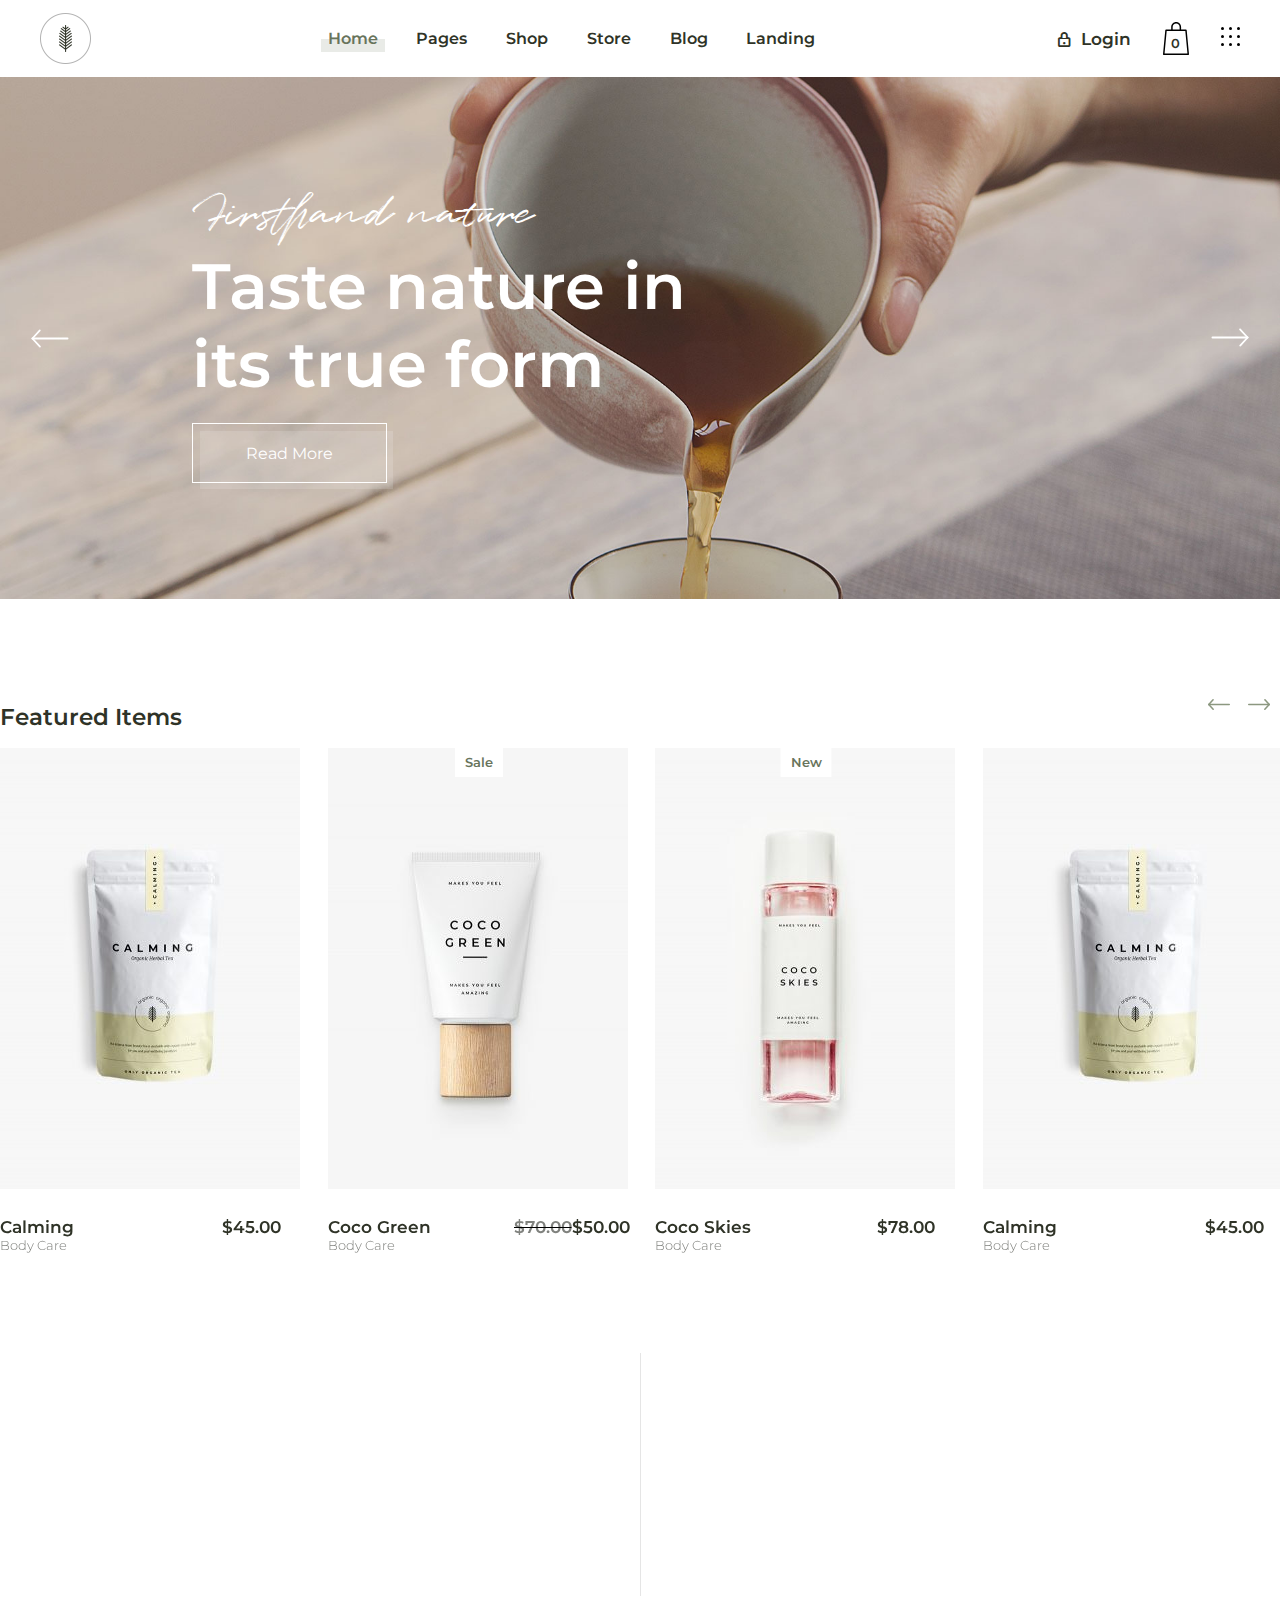
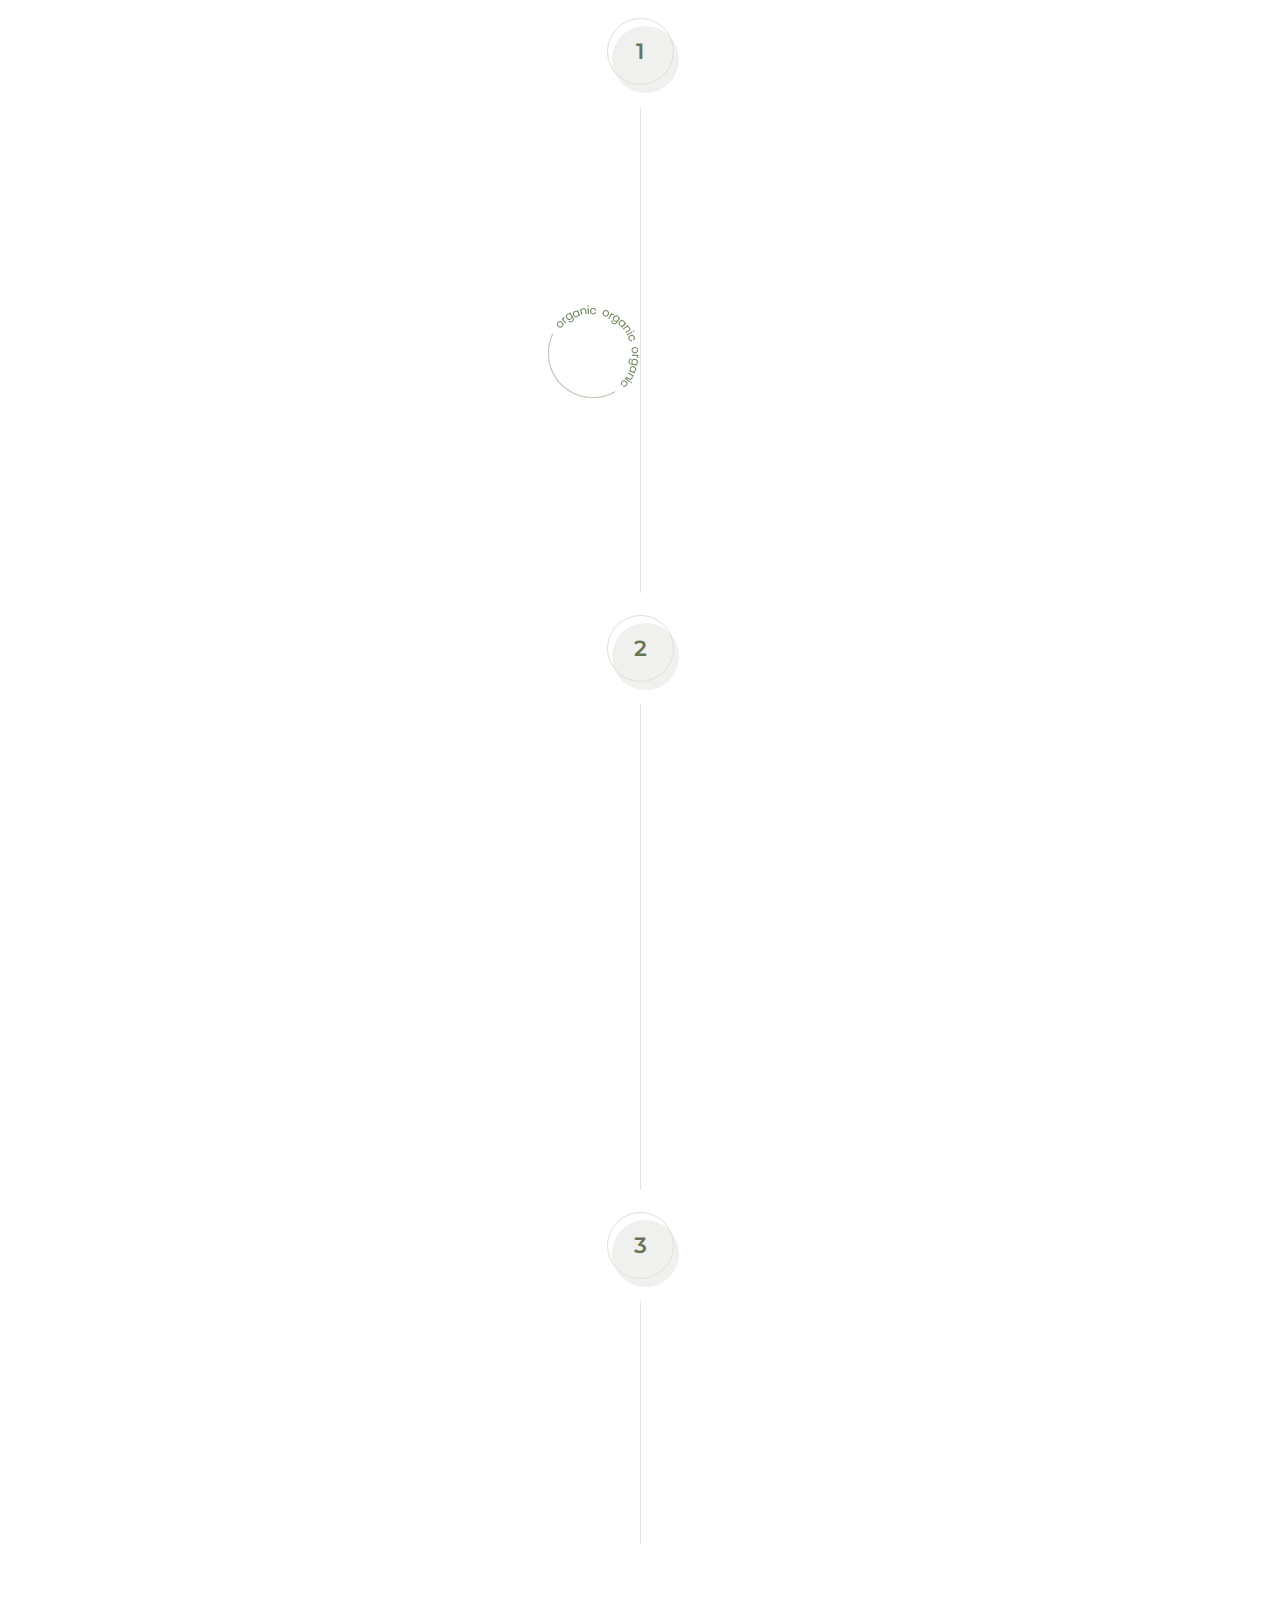
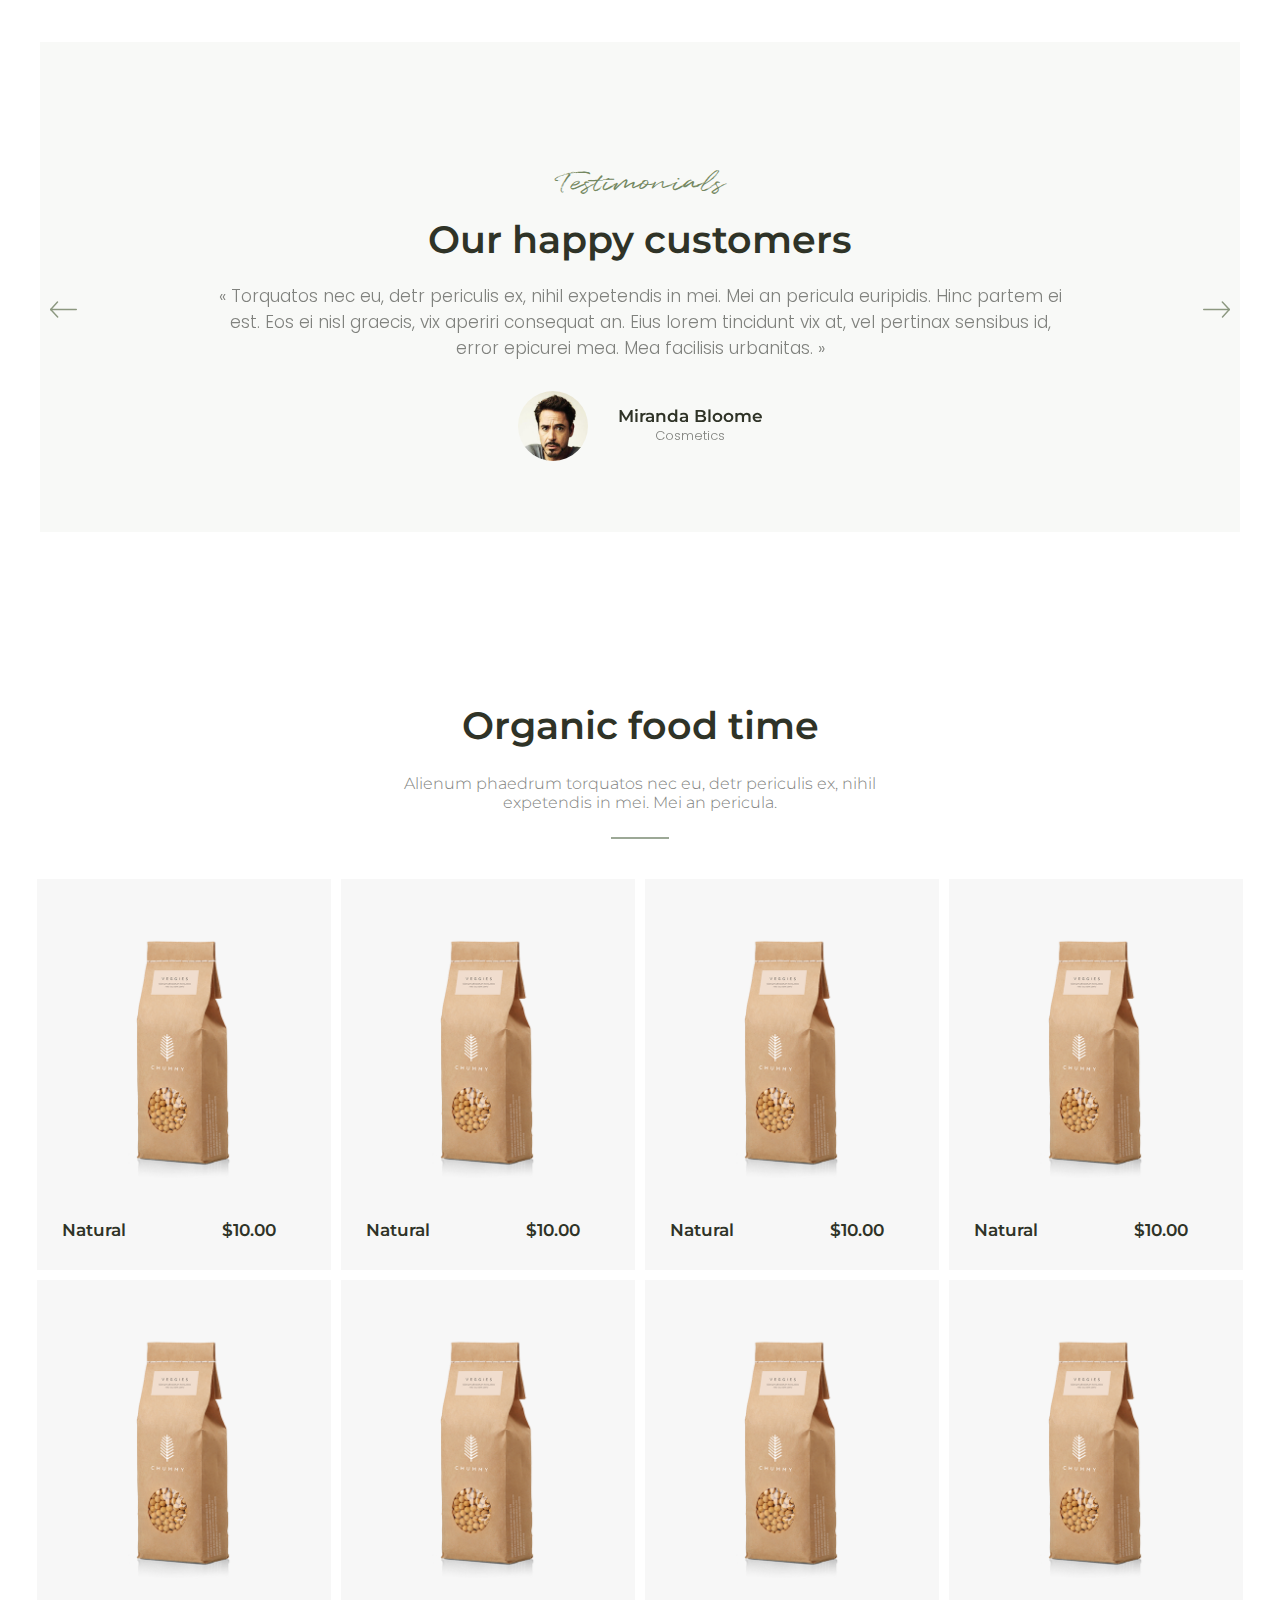
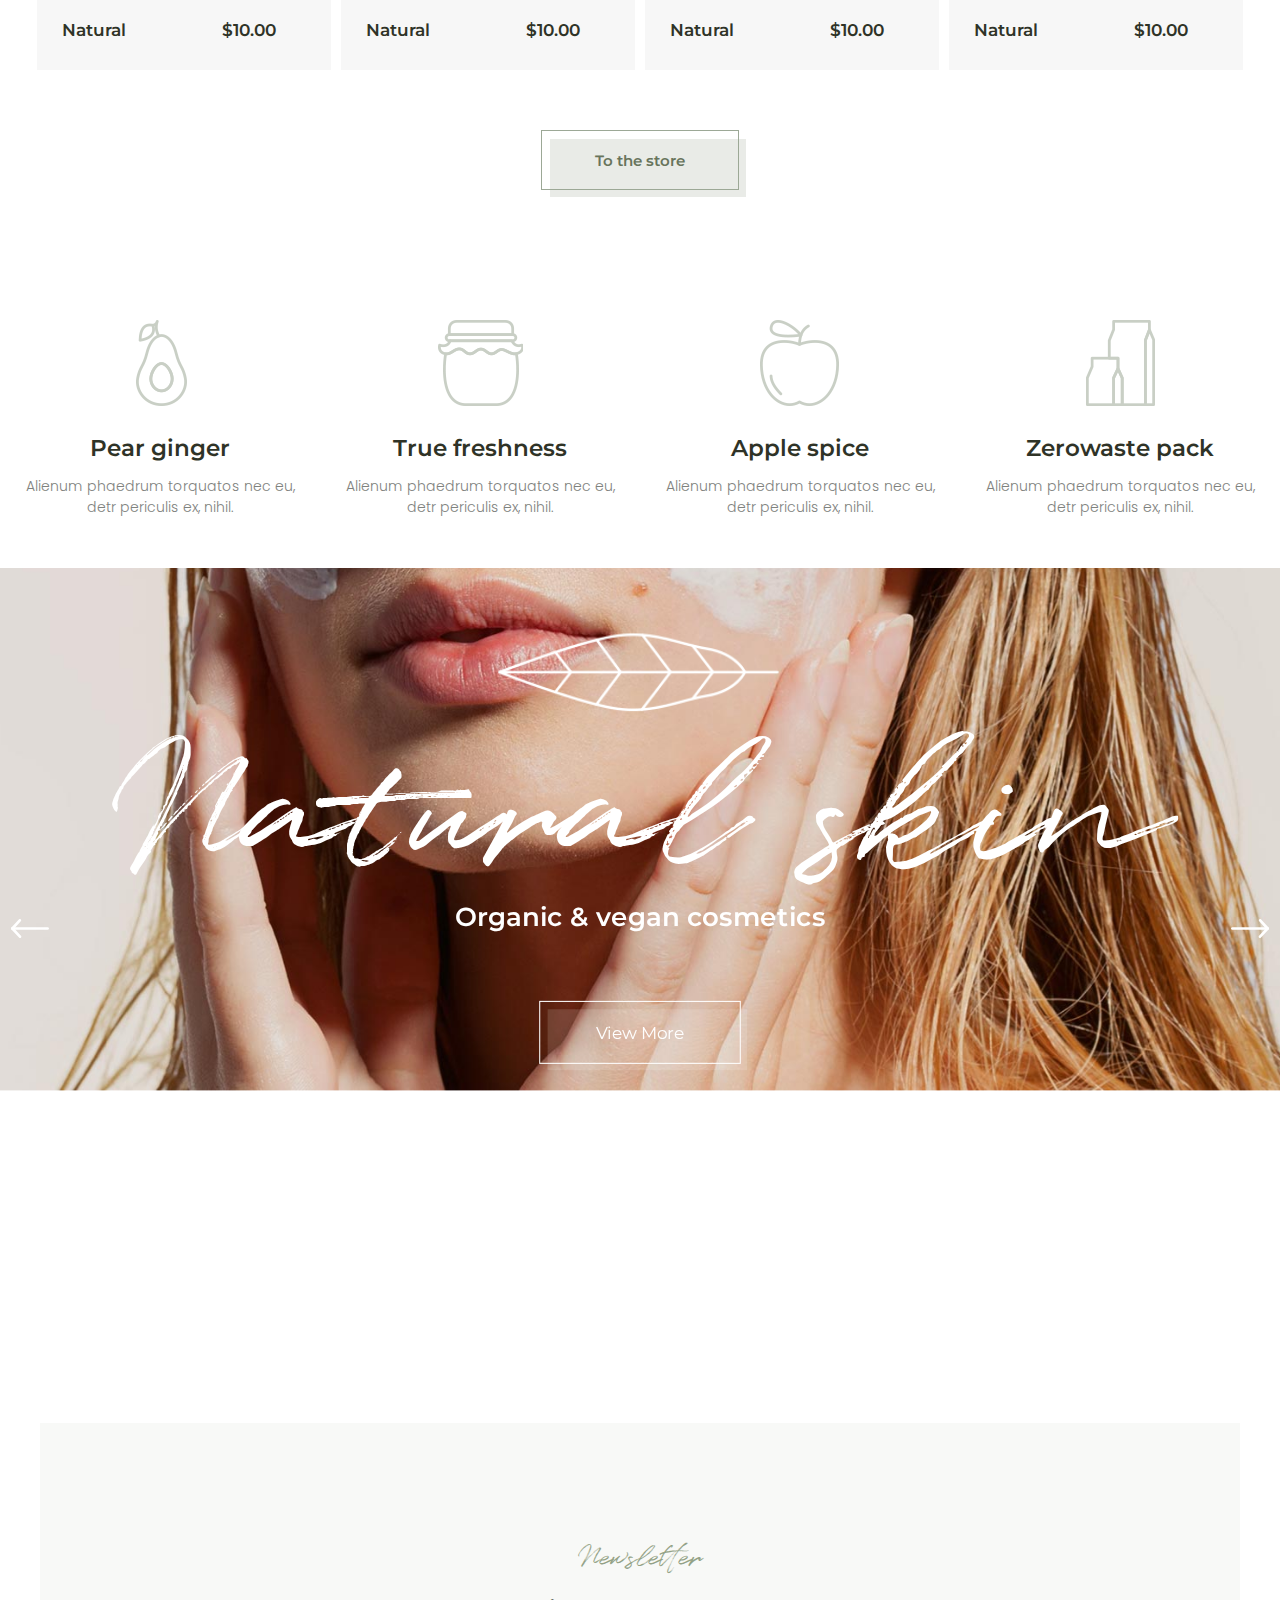
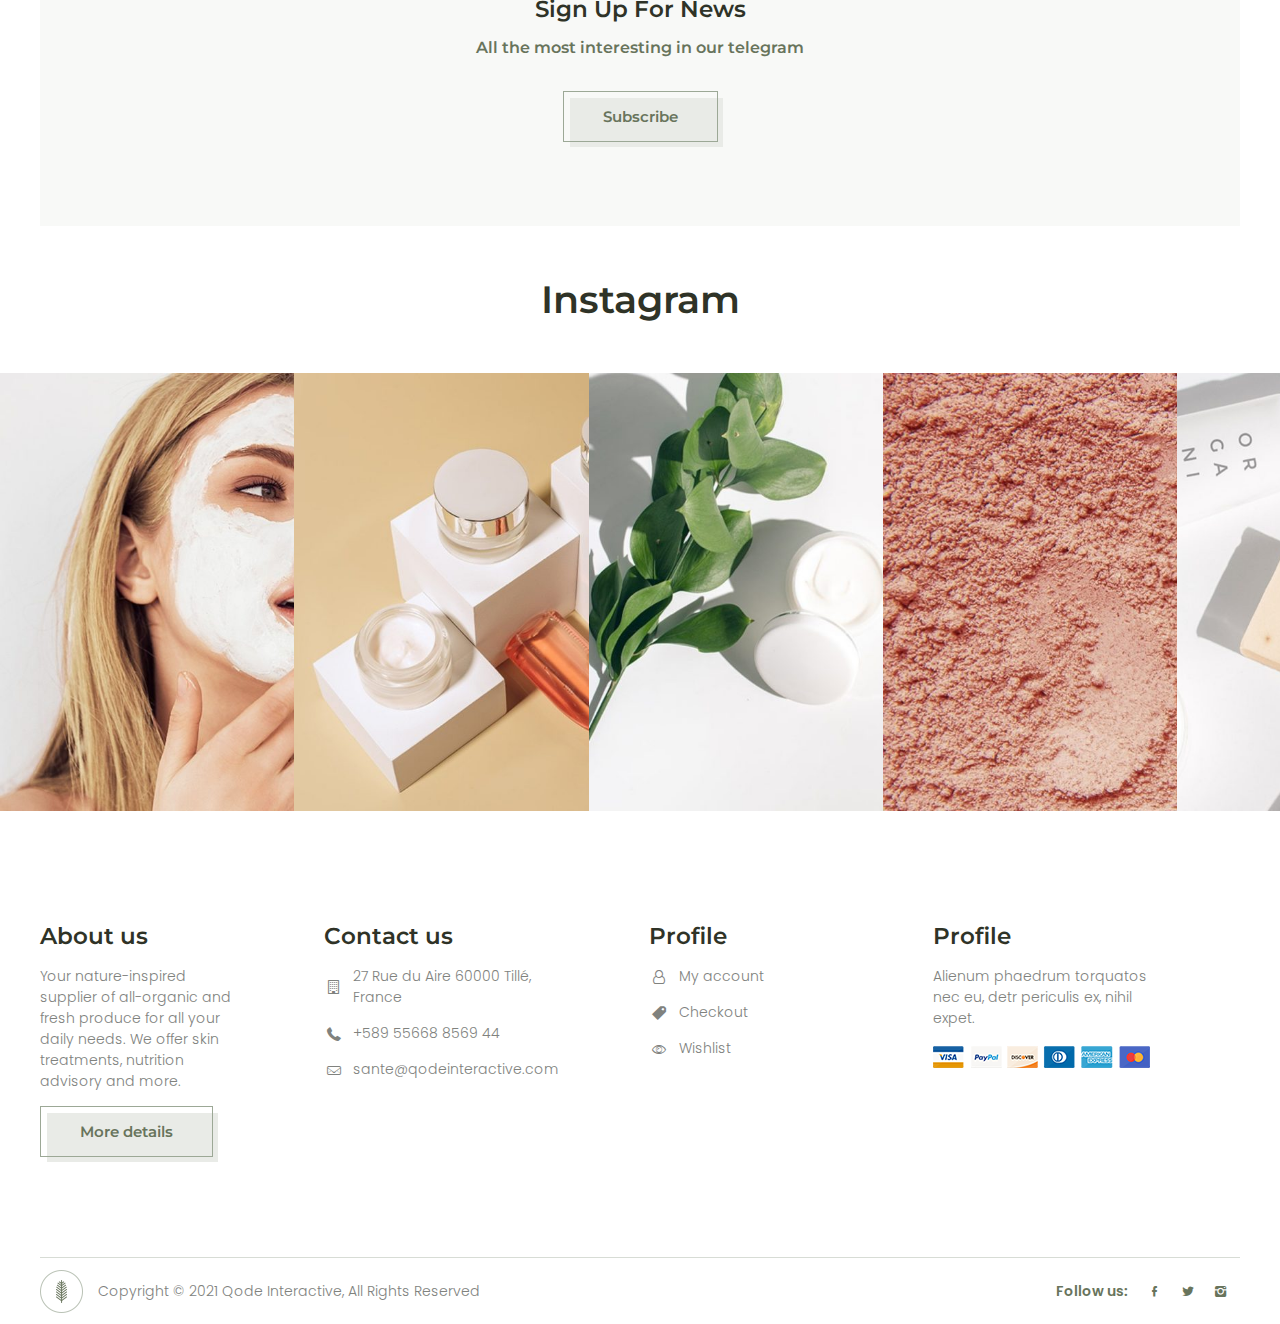
<file: index.html>
<!DOCTYPE html>
<html lang="en">
<head>
    <meta charset="UTF-8">
    <meta http-equiv="X-UA-Compatible" content="IE=edge">
    <meta name="viewport" content="width=device-width, initial-scale=1.0">
    <title>Document</title>
    <link rel="preconnect" href="https://fonts.googleapis.com">
    <link rel="preconnect" href="https://fonts.gstatic.com" crossorigin>
    <link href="https://fonts.googleapis.com/css2?family=Montserrat:wght@300;400;500;600;700;800;900&display=swap" rel="stylesheet">
    <link href="https://fonts.googleapis.com/css2?family=Poppins:wght@300&display=swap" rel="stylesheet">
    <link rel="stylesheet" href="icon/lock/fontello.css">
    <link rel="stylesheet" href="font/quentin/stylesheet.css">
    <link rel="stylesheet" href="icon/arrow/fontello.css">
    <link rel="stylesheet" href="icon/heart/fontello.css">
    <link rel="stylesheet" href="icon/home_mail_phone/fontello.css">
    <link rel="stylesheet" href="icon/profile_icon/fontello.css">
    <link rel="stylesheet" href="icon/social_links/fontello.css">
    <link rel="stylesheet" href="icon/search/fontello.css">
    <link rel="stylesheet" href="https://unpkg.com/swiper/swiper-bundle.min.css" />
    <link rel="stylesheet" href="css/style.css">
</head>
<body>
    <header>
        <section class="navigation">
                <div class="navigation_wrapper">
                    <div class="logo">
                        <img src="img/logo.png" alt="">
                    </div>
                   
                    <ul class="navigation_links">
                        <li>
                            <a href="#" class="nav_link nav_link-active">Home</a>
                            <div class="down_menu">
                                <ul>
                                    <li>
                                        <a href="#">Main Home</a>
                                    </li>
                                    <li>
                                        <a href="#">Organic Food Store</a>
                                    </li>
                                    <li>
                                        <a href="#">Products Home</a>
                                    </li>
                                    <li>
                                        <a href="#">Divided Showcase</a>
                                    </li>
                                    <li>
                                        <a href="#">Animated Showcase</a>
                                    </li>
                                    <li>
                                        <a href="#">Cosmetics Home</a>
                                    </li>
                                    <li>
                                        <a href="#">Tea Shop Home</a>
                                    </li>
                                    <li>
                                        <a href="#">Organic Pasta</a>
                                    </li>
                                </ul>
                            </div>
                        </li>
                        <li>
                            <a href="#" class="nav_link ">Pages</a>
                            <div class="down_menu">
                                <ul>
                                    <li>
                                        <a href="#">About Us</a>
                                    </li>
                                    <li>
                                        <a href="#">OOur Process</a>
                                    </li>
                                    <li>
                                        <a href="#">Our Team</a>
                                    </li>
                                    <li>
                                        <a href="#">Pricing Plans</a>
                                    </li>
                                    <li>
                                        <a href="#">Contact Us</a>
                                    </li>
                                    <li>
                                        <a href="#">Coming Soon</a>
                                    </li>
                                    <li>
                                        <a href="#">FAQ’s</a>
                                    </li>
                                    <li>
                                        <a href="#">404 Error Page</a>
                                    </li>
                                </ul>
                            </div>
                        </li>
                        <li>
                            <a href="#" class="nav_link">Shop</a>
                            <div class="down_menu down_menu_shop">
                                <div class="down_menu_shop_wrapper">
                                    <ul>
                                        <span>Shop types</span>
                                        <li>
                                            <a href="#">About Us</a>
                                        </li>
                                        <li>
                                            <a href="#">OOur Process</a>
                                        </li>
                                        <li>
                                            <a href="#">Our Team</a>
                                        </li>
                                        <li>
                                            <a href="#">Pricing Plans</a>
                                        </li>
                                        <li>
                                            <a href="#">Contact Us</a>
                                        </li>
                                        <li>
                                            <a href="#">Coming Soon</a>
                                        </li>
                                        <li>
                                            <a href="#">FAQ’s</a>
                                        </li>
                                        <li>
                                            <a href="#">404 Error Page</a>
                                        </li>
                                    </ul>
                                    <ul>
                                        <span>Shop Layouts</span>
                                        <li>
                                            <a href="#">About Us</a>
                                        </li>
                                        <li>
                                            <a href="#">OOur Process</a>
                                        </li>
                                        <li>
                                            <a href="#">Our Team</a>
                                        </li>
                                        <li>
                                            <a href="#">Pricing Plans</a>
                                        </li>
                                        <li>
                                            <a href="#">Contact Us</a>
                                        </li>
                                        <li>
                                            <a href="#">Coming Soon</a>
                                        </li>
                                        <li>
                                            <a href="#">FAQ’s</a>
                                        </li>
                                        <li>
                                            <a href="#">404 Error Page</a>
                                        </li>
                                    </ul>
                                    <ul>
                                        <span>Product Types</span>
                                        <li>
                                            <a href="#">About Us</a>
                                        </li>
                                        <li>
                                            <a href="#">OOur Process</a>
                                        </li>
                                        <li>
                                            <a href="#">Our Team</a>
                                        </li>
                                        <li>
                                            <a href="#">Pricing Plans</a>
                                        </li>
                                        <li>
                                            <a href="#">Contact Us</a>
                                        </li>
                                        <li>
                                            <a href="#">Coming Soon</a>
                                        </li>
                                        <li>
                                            <a href="#">FAQ’s</a>
                                        </li>
                                        <li>
                                            <a href="#">404 Error Page</a>
                                        </li>
                                    </ul>
                                    <ul>
                                        <span>Shop Pages</span>
                                        <li>
                                            <a href="#">About Us</a>
                                        </li>
                                        <li>
                                            <a href="#">OOur Process</a>
                                        </li>
                                        <li>
                                            <a href="#">Our Team</a>
                                        </li>
                                        <li>
                                            <a href="#">Pricing Plans</a>
                                        </li>
                                        <li>
                                            <a href="#">Contact Us</a>
                                        </li>
                                        <li>
                                            <a href="#">Coming Soon</a>
                                        </li>
                                        <li>
                                            <a href="#">FAQ’s</a>
                                        </li>
                                        <li>
                                            <a href="#">404 Error Page</a>
                                        </li>
                                    </ul>
                                </div>
                               
                            </div>
                        </li>
                        <li>
                            <a href="#" class="nav_link">Store</a>
                            <div class="down_menu down_menu_store">
                                <div class="down_menu_store_wrapper">
                                    <ul>
                                        <span>Shop By</span>
                                        <li>
                                            <a href="#">Body Care</a>
                                        </li>
                                        <li>
                                            <a href="#">Healthy</a>
                                        </li>
                                        <li>
                                            <a href="#">Beauty</a>
                                        </li>
                                        <li>
                                            <a href="#">Natural</a>
                                        </li>
                                        <li>
                                            <a href="#">Breakfast</a>
                                        </li>
                                        
                                    </ul>

                                    <div class="block_store_prod">
                                        <h2>Cosmetic Product</h2>

                                        <div class="block_store_prod_wrapper">

                                            <div class="featured_items_product prod_wrapper_item">
                                                <div class="quick_view">
                                                    <div class="quick_view_wrapper">
                                                        <a href="#">
                                                            Quick View 
                                                        </a>
                                                        <i class="icon-heart-empty"></i>
                                                    </div>
                                                   
                                                </div>
                                                <a href="#" class="img">
                                                    <img src="img/prod_item/img1.png" alt="">
                                                </a>
                                                <div class="txt">
                                                    <div class="name_prod">
                                                        <span>Pl Lotion</span>
                                                        <p>Beauty</p>
                                                    </div>
                                                    <div class="price_prod">
                                                        <div class="add_cart_btn">
                                                            <a href="#">Add to cart</a>
                                                        </div>
                                                        <span class="price">$80.00</span>
                                                    </div>
                                                </div>
                                            </div>

                                            <div class="featured_items_product prod_wrapper_item">
                                                <div class="quick_view">
                                                    <div class="quick_view_wrapper">
                                                        <a href="#">
                                                            Quick View 
                                                        </a>
                                                        <i class="icon-heart-empty"></i>
                                                    </div>
                                                   
                                                </div>
                                                <a href="#" class="img">
                                                    <img src="img/prod_item/img2.png" alt="">
                                                </a>
                                                <div class="txt">
                                                    <div class="name_prod">
                                                        <span>Pl Serum</span>
                                                        <p>Beauty</p>
                                                    </div>
                                                    <div class="price_prod">
                                                        <div class="add_cart_btn">
                                                            <a href="#">Add to cart</a>
                                                        </div>
                                                        <span class="price">$73.00</span>
                                                    </div>
                                                </div>
                                            </div>

                                            <div class="featured_items_product prod_wrapper_item">
                                                <div class="quick_view">
                                                    <div class="quick_view_wrapper">
                                                        <a href="#">
                                                            Quick View 
                                                        </a>
                                                        <i class="icon-heart-empty"></i>
                                                    </div>
                                                   
                                                </div>
                                                <a href="#" class="img">
                                                    <img src="img/prod_item/img3.png" alt="">
                                                </a>
                                                <div class="txt">
                                                    <div class="name_prod">
                                                        <span>Body Milk</span>
                                                        <p>Beauty</p>
                                                    </div>
                                                    <div class="price_prod">
                                                        <div class="add_cart_btn">
                                                            <a href="#">Add to cart</a>
                                                        </div>
                                                        <span class="price">$45.00</span>
                                                    </div>
                                                </div>
                                            </div>

                                            <div class="featured_items_product prod_wrapper_item">
                                                <div class="quick_view">
                                                    <div class="quick_view_wrapper">
                                                        <a href="#">
                                                            Quick View 
                                                        </a>
                                                        <i class="icon-heart-empty"></i>
                                                    </div>
                                                   
                                                </div>
                                                <a href="#" class="img">
                                                    <img src="img/prod_item/img4.png" alt="">
                                                </a>
                                                <div class="txt">
                                                    <div class="name_prod">
                                                        <span>Eye Roll</span>
                                                        <p>Beauty</p>
                                                    </div>
                                                    <div class="price_prod">
                                                        <div class="add_cart_btn">
                                                            <a href="#">Add to cart</a>
                                                        </div>
                                                        <span class="price">$50.00</span>
                                                    </div>
                                                </div>
                                            </div>

                                        </div>
                                    </div>
                                    
                                </div>
                               
                            </div>
                        </li>
                        <li>
                            <a href="#" class="nav_link">Blog</a>
                            <div class="down_menu down_menu_last">
                                <ul>
                                    <li>
                                        <a href="#">Right Sidebar</a>
                                    </li>
                                    <li>
                                        <a href="#">Left Sidebar</a>
                                    </li>
                                    <li>
                                        <a href="#">Without Sidebar</a>
                                    </li>
                                    <li class="li_open">
                                        <a href="#">Single Types
                                            <i class="icon-right-open-big"></i>
                                        </a>
                                        <div class="li_open_menu">
                                            <ul>
                                                <li>
                                                    <a href="#">Standard Post</a>
                                                </li>
                                                <li>
                                                    <a href="#">Gallery Post</a>
                                                </li>
                                                <li>
                                                    <a href="#">Quote Post</a>
                                                </li>
                                                <li>
                                                    <a href="#">Link Post</a>
                                                </li>
                                                <li>
                                                    <a href="#">Audio Post</a>
                                                </li>
                                                <li>
                                                    <a href="#">Video Post</a>
                                                </li>
                                                <li>
                                                    <a href="#">No Sidebar Post</a>
                                                </li>
                                            </ul>
                                        </div>
                                    </li>
                                   
                                </ul>
                            </div>
                        </li>
                        <li>
                            <a href="#" class="nav_link">Landing</a>
                        </li>
                    </ul>
                    
                    <div class="user_info">

                        <a href="#" class="login">
                            <i class="icon-lock"></i>
                            <span>Login</span>
                        </a>

                        <a href="#" class="basket">
                            <svg version="1.1" xmlns="http://www.w3.org/2000/svg" xmlns:xlink="http://www.w3.org/1999/xlink" x="0px" y="0px" width="100%" height="100%" viewBox="0 0 101.029 128.034" enable-background="new 0 0 101.029 128.034" xml:space="preserve">
                                <path d="M92.168,31.617c-0.143-1.475-1.382-2.604-2.864-2.604H70.343v-9.748C70.343,8.641,61.697,0,51.076,0
                                    C40.451,0,31.806,8.641,31.806,19.266v9.748h-20.08c-1.482,0-2.723,1.129-2.865,2.604l-8.849,93.27
                                    c-0.073,0.808,0.19,1.608,0.739,2.208c0.544,0.599,1.318,0.939,2.125,0.939h95.276c0.808,0,1.581-0.341,2.126-0.939
                                    c0.549-0.6,0.813-1.4,0.738-2.208L92.168,31.617z M37.561,19.266c0-7.451,6.062-13.516,13.516-13.516
                                    c7.449,0,13.512,6.065,13.512,13.516v9.748H37.561V19.266z M6.04,122.283l8.3-87.518h20.343h32.783h19.223l8.301,87.518H6.04z"></path>
                            </svg>
                            <span class="count_basket_prod">0</span>
                            <div class="basket_down_menu">
                                <ul>
                                    <li>
                                        <p>No products in the cart.</p>
                                    </li>
                                </ul>
                            </div>
                        </a>

                        <a href="#" class="search">
                            <svg class="qodef-svg-opener" version="1.1" xmlns="http://www.w3.org/2000/svg" x="0px" y="0px" width="19px" height="19px" viewBox="0 0 19 19" enable-background="new 0 0 19 19" xml:space="preserve">
                                <circle cx="1.5" cy="1.5" r="1.5"></circle>
                                <circle cx="9.5" cy="1.5" r="1.5"></circle>
                                <circle cx="17.5" cy="1.5" r="1.5"></circle>
                                <circle cx="1.5" cy="9.5" r="1.5" class="anim1"></circle>
                                <circle cx="9.5" cy="9.5" r="1.5"></circle>
                                <circle cx="17.5" cy="9.5" r="1.5"></circle>
                                <circle cx="1.5" cy="17.5" r="1.5" class="anim2"></circle>
                                <circle cx="9.5" cy="17.5" r="1.5" class="anim3"></circle>
                                <circle cx="17.5" cy="17.5" r="1.5"></circle>
                            </svg>

                        </a>
                        <div class="secrch_block_menu">
                            <div class="btn_close_searchMenu ">
                                <svg class="qodef-svg-closer" xmlns="http://www.w3.org/2000/svg" enable-background="new 0 0 19 19" viewBox="0 0 19 19" x="0px" y="0px" width="19px" height="19px" xml:space="preserve" version="1.1">
                                    <circle cx="1.5" cy="1.5" r="1.5"></circle>
                                    <circle cx="9.5" cy="1.5" r="1.5" class="anim_btn1"></circle>
                                    <circle cx="17.5" cy="1.5" r="1.5" class="anim_btn2"></circle>
                                    <circle cx="9.5" cy="9.5" r="1.5"></circle>
                                    <circle cx="17.5" cy="9.5" r="1.5" class="anim_btn3"></circle>
                                    <circle cx="17.5" cy="17.5" r="1.5"></circle>
                                </svg>
                            </div>



                            <div class="top">
                                <div class="secrch_menu_title">
                                    <span>Welcome</span>
                                    <h2>Organic products</h2>
                                    <p>Advertising is the way great brands get to be great brands prospectum sociis natoque.</p>
                                </div>
                                <form action="#">
                                    <div class="search_input">
                                        <input type="txt" name="search" placeholder="Search">
                                        <button>
                                            <i class="icon-search"></i>
                                        </button>
                                        
                                    </div>
                                    
                                </form>
                            </div>
                           

                            <div class="bot">
                                <h3>Follow and socialize with us</h3>
                                <div class="follow">
                                    
                                    <a href="#"> <i class="icon-facebook"></i> </a>
                                    <a href="#"> <i class="icon-twitter"></i> </a>
                                    <a href="#"> <i class="icon-instagram"></i> </a>
                                </div>
                            </div>
                        </div>
                    </div>
                </div>
        </section>
    </header>

    <main>
        <section class="block_preview">
            <div class="block_preview_slider swiper">
                <div class="preview_slider_wrapper swiper-wrapper">

                    <div class="swiper-slide">

                        <div class="preview_slider_item preview_slider_item_first">
                            <img src="img/preview_slider/img1.jpg" alt="">
    
                            <div class="txt">
                                <p>Firsthand nature</p>
                                <h2>
                                    Taste nature in <br>
                                    its true form
                                </h2>
                                <a href="#">
                                    Read More
                                    
                                </a>
                            </div>
                        </div>
                    </div>

                    <div class="swiper-slide">
                        <div class="preview_slider_item">
                            <img src="img/preview_slider/img2.jpg" alt="">
                            <div class="txt">
                                <p>Collection starter</p>
                                <h2>
                                    Our latest organic <br>
                                    tea blends make your <br> 
                                    cup perfect
                                </h2>
                               
                            </div>
                        </div>
                    </div>

                   






                   
                </div>

                <div class="swiper-button-prev slider_btn_svg" id="preview-arrow-prev">
                    <svg version="1.1" xmlns="http://www.w3.org/2000/svg" xmlns:xlink="http://www.w3.org/1999/xlink" x="0px" y="0px" width="50px" height="10px" viewBox="0 0 21.313 10.703" enable-background="new 0 0 21.313 10.703" xml:space="preserve"><g>			<line fill="none" stroke-width="1" stroke-linecap="round" stroke-miterlimit="10" x1="20.563" y1="5.352" x2="0.845" y2="5.352"></line>			<line fill="none" stroke-width="1" stroke-linecap="round" stroke-miterlimit="10" x1="4.905" y1="0.75" x2="0.75" y2="5.352"></line>			<line fill="none" stroke-width="1" stroke-linecap="round" stroke-miterlimit="10" x1="5" y1="9.953" x2="0.75" y2="5.352"></line></g></svg>
                </div>
                <div class="swiper-button-next slider_btn_svg" id="preview-arrow-next">
                    <svg version="1.1" xmlns="http://www.w3.org/2000/svg" xmlns:xlink="http://www.w3.org/1999/xlink" x="0px" y="0px" width="50px" height="10px" viewBox="0 0 21.313 10.703" enable-background="new 0 0 21.313 10.703" xml:space="preserve"><g>			
                        <line fill="none" stroke-width="1" stroke-linecap="round" stroke-miterlimit="10" x1="20.563" y1="5.352" x2="0.845" y2="5.352"></line>			
                        <line fill="none" stroke-width="1" stroke-linecap="round" stroke-miterlimit="10" x1="4.905" y1="0.75" x2="0.75" y2="5.352"></line>			
                        <line fill="none" stroke-width="1" stroke-linecap="round" stroke-miterlimit="10" x1="5" y1="9.953" x2="0.75" y2="5.352"></line></g></svg>
                </div>
            </div>
        </section>

        <section class="featured_items">
            <div class="featured_items_container">
                <h2>Featured Items</h2>
                <div class="featured_slider swiper">

                    <div class="featured_slider_wrapper swiper-wrapper">
                        <div class="swiper-slide">
                            <div class="featured_items_product">
                                <div class="quick_view">
                                    <div class="quick_view_wrapper">
                                        <a href="#">
                                            Quick View 
                                        </a>
                                        <i class="icon-heart-empty"></i>
                                    </div>
                                   
                                </div>
                                <a href="#" class="img">
                                    <img src="img/featured_items/img1.jpg" alt="">
                                </a>
                                <div class="txt">
                                    <div class="name_prod">
                                        <span>Calming</span>
                                        <p>Body Care</p>
                                    </div>
                                    <div class="price_prod">
    
                                        <div class="add_cart_btn">
                                            <a href="#">Add to cart</a>
                                        </div>
    
                                        <span class="price">$45.00</span>
                                    </div>
                                </div>
                            </div>
                        </div>
                        <div class="swiper-slide">
                            <div class="featured_items_product featured_items_product_sale">
                                <span class="sale">Sale</span>
                                <div class="quick_view">
                                    <div class="quick_view_wrapper">
                                        <a href="#">
                                            Quick View 
                                        </a>
                                        <i class="icon-heart-empty"></i>
                                    </div>
                                
                                </div>
                                <a href="#" class="img">
                                    <img src="img/featured_items/img2.jpg" alt="">
                                </a>
                                <div class="txt">
                                    <div class="name_prod">
                                        <span>Coco Green</span>
                                        <p>Body Care</p>
                                    </div>
                                    <div class="price_prod">
                                        <div class="add_cart_btn">
                                            <a href="#">Add to cart</a>
                                        </div>
                                        <del><span class="sale_price price">$70.00</span></del>
                                        
                                        <span class="price">$50.00</span>
                                    </div>
                                </div>
                            </div>
                        </div>
                        <div class="swiper-slide">
                            <div class="featured_items_product">
                                <div class="quick_view">
                                    <div class="quick_view_wrapper">
                                        <a href="#">
                                            Quick View 
                                        </a>
                                        <i class="icon-heart-empty"></i>
                                    </div>
                                
                                </div>
                                <span class="new">New</span>
                                <a href="#" class="img">
                                    <img src="img/featured_items/img3.jpg" alt="">
                                </a>
                                <div class="txt">
                                    <div class="name_prod">
                                        <span>Coco Skies</span>
                                        <p>Body Care</p>
                                    </div>
                                    <div class="price_prod">
                                        <div class="add_cart_btn">
                                            <a href="#">Add to cart</a>
                                        </div>
                                        
                                        <span class="price">$78.00</span>
                                    </div>
                                </div>
                            </div>
                        </div>
                        <div class="swiper-slide">
                            <div class="featured_items_product">
                                <div class="quick_view">
                                    <div class="quick_view_wrapper">
                                        <a href="#">
                                            Quick View 
                                        </a>
                                        <i class="icon-heart-empty"></i>
                                    </div>
                                
                                </div>
                                <a href="#" class="img">
                                    <img src="img/featured_items/img1.jpg" alt="">
                                </a>
                                <div class="txt">
                                    <div class="name_prod">
                                        <span>Calming</span>
                                        <p>Body Care</p>
                                    </div>
                                    <div class="price_prod">

                                        <div class="add_cart_btn">
                                            <a href="#">Add to cart</a>
                                        </div>

                                        <span class="price">$45.00</span>
                                    </div>
                                </div>
                            </div>
                        </div>
                        <div class="swiper-slide">
                            <div class="featured_items_product">
                                <div class="quick_view">
                                    <div class="quick_view_wrapper">
                                        <a href="#">
                                            Quick View 
                                        </a>
                                        <i class="icon-heart-empty"></i>
                                    </div>
                                   
                                </div>
                                <a href="#" class="img">
                                    <img src="img/featured_items/img1.jpg" alt="">
                                </a>
                                <div class="txt">
                                    <div class="name_prod">
                                        <span>Calming</span>
                                        <p>Body Care</p>
                                    </div>
                                    <div class="price_prod">
    
                                        <div class="add_cart_btn">
                                            <a href="#">Add to cart</a>
                                        </div>
    
                                        <span class="price">$45.00</span>
                                    </div>
                                </div>
                            </div>
                        </div>
                        <div class="swiper-slide">
                            <div class="featured_items_product featured_items_product_sale">
                                <span class="sale">Sale</span>
                                <div class="quick_view">
                                    <div class="quick_view_wrapper">
                                        <a href="#">
                                            Quick View 
                                        </a>
                                        <i class="icon-heart-empty"></i>
                                    </div>
                                
                                </div>
                                <a href="#" class="img">
                                    <img src="img/featured_items/img2.jpg" alt="">
                                </a>
                                <div class="txt">
                                    <div class="name_prod">
                                        <span>Coco Green</span>
                                        <p>Body Care</p>
                                    </div>
                                    <div class="price_prod">
                                        <div class="add_cart_btn">
                                            <a href="#">Add to cart</a>
                                        </div>
                                        <del><span class="sale_price price">$70.00</span></del>
                                        
                                        <span class="price">$50.00</span>
                                    </div>
                                </div>
                            </div>
                        </div>
                        <div class="swiper-slide">
                            <div class="featured_items_product">
                                <div class="quick_view">
                                    <div class="quick_view_wrapper">
                                        <a href="#">
                                            Quick View 
                                        </a>
                                        <i class="icon-heart-empty"></i>
                                    </div>
                                
                                </div>
                                <span class="new">New</span>
                                <a href="#" class="img">
                                    <img src="img/featured_items/img3.jpg" alt="">
                                </a>
                                <div class="txt">
                                    <div class="name_prod">
                                        <span>Coco Skies</span>
                                        <p>Body Care</p>
                                    </div>
                                    <div class="price_prod">
                                        <div class="add_cart_btn">
                                            <a href="#">Add to cart</a>
                                        </div>
                                        
                                        <span class="price">$78.00</span>
                                    </div>
                                </div>
                            </div>
                        </div>
                        <div class="swiper-slide">
                            <div class="featured_items_product">
                                <div class="quick_view">
                                    <div class="quick_view_wrapper">
                                        <a href="#">
                                            Quick View 
                                        </a>
                                        <i class="icon-heart-empty"></i>
                                    </div>
                                
                                </div>
                                <a href="#" class="img">
                                    <img src="img/featured_items/img1.jpg" alt="">
                                </a>
                                <div class="txt">
                                    <div class="name_prod">
                                        <span>Calming</span>
                                        <p>Body Care</p>
                                    </div>
                                    <div class="price_prod">

                                        <div class="add_cart_btn">
                                            <a href="#">Add to cart</a>
                                        </div>

                                        <span class="price">$45.00</span>
                                    </div>
                                </div>
                            </div>
                        </div>
                        
                        
                        
                       
                       

                    </div>
                    
                    <div class="swiper-button-prev slider_btn_svg" id="featured-prev">
                        <svg xmlns="http://www.w3.org/2000/svg" xmlns:xlink="http://www.w3.org/1999/xlink" x="0px" y="0px" width="26" height="12" viewBox="0 0 21.313 10.703" enable-background="new 0 0 21.313 10.703" xml:space="preserve">
                            <g>
                            <line fill="none" stroke-width="1.5" stroke-linecap="round" stroke-miterlimit="10" x1="20.563" y1="5.352" x2="0.845" y2="5.352"></line>
                            <line fill="none" stroke-width="1.5" stroke-linecap="round" stroke-miterlimit="10" x1="4.905" y1="0.75" x2="0.75" y2="5.352"></line>
                            <line fill="none" stroke-width="1.5" stroke-linecap="round" stroke-miterlimit="10" x1="5" y1="9.953" x2="0.75" y2="5.352"></line>
                            </g>
                        </svg>
                    </div>
                    <div class="swiper-button-next slider_btn_svg" id="featured-next">
                        <svg xmlns="http://www.w3.org/2000/svg" xmlns:xlink="http://www.w3.org/1999/xlink" x="0px" y="0px" width="26" height="12" viewBox="0 0 21.313 10.703" enable-background="new 0 0 21.313 10.703" xml:space="preserve">
                            <g>
                            <line fill="none" stroke-width="1.5" stroke-linecap="round" stroke-miterlimit="10" x1="0.75" y1="5.352" x2="20.469" y2="5.352"></line>
                            <line fill="none" stroke-width="1.5" stroke-linecap="round" stroke-miterlimit="10" x1="16.408" y1="0.75" x2="20.563" y2="5.352"></line>
                            <line fill="none" stroke-width="1.5" stroke-linecap="round" stroke-miterlimit="10" x1="16.313" y1="9.953" x2="20.563" y2="5.352"></line>
                            </g>
                        </svg>
                    </div>
                </div>





            </div>
        </section>


        <section class="lapasta ">
            <div class="lapasta_wrapper">

                <div class="lapasta_item  anim-items _anim-no-hide">

                    <div class="txt ">
                        <span>Morning starter</span>
                        <h2> Apple pie <br> Arizona desert </h2>
                        <div class="line"></div>
                        <p>
                            Partem ei estos. torquatos nec eu, detr periculis ex, nihil expetendis in  mei. Mei an pericula euripidis hinc.
                        </p>
                    </div>
                    <div class="center_line_num ">
                        <div class="line"></div>

                        <div class="num_bock">
                           <div class="num">
                               <span>1</span>
                           </div> 
                        </div>
                        
                    </div>
                    <div class="img ">
                        <div class="img_photo_item">
                            <img src="img/lapasta/img1.jpg" alt="" >
                        </div>
                        
                    </div>
                </div>

                <div class="lapasta_item lapasta_item_two anim-items _anim-no-hide">
                   
                    <div class="img">
                        <div class="img_photo_item">
                            <img src="img/lapasta/img2.jpg" alt="">
                        </div>
                        <img src="img/lapasta/workflow-label.png" alt="" class="label">
                        
                    </div>
                    <div class="center_line_num">
                        <div class="line"></div>

                        <div class="num_bock">
                           <div class="num">
                               <span>2</span>
                           </div> 
                        </div>
                        
                    </div>
                    <div class="txt ">
                        <span>Course of the day</span>
                        <h2>  Today’s meal: <br> Tagliatelle pasta </h2>
                        <div class="line"></div>
                        <p>
                            Phaedrum lorem ipsum torquatos nec eu, detr periculis ex, nihil expetendis in mei. Mei euripidis hinc.
                        </p>
                    </div>
                    
                </div>
                <div class="lapasta_item lapasta_item_there anim-items _anim-no-hide">
                    <div class="txt ">
                        <span>New organic recipe</span>
                        <h2>  Gluten-free <br> flat fettuccine  </h2>
                        <div class="line"></div>
                        <p>
                            Alienum phaedrum torquatos nec eu, detr periculis ex, nihil expetendis in mei. Mei an pericula.
                        </p>
                        
                    </div>
                    <div class="center_line_num">
                        <div class="line"></div>

                        <div class="num_bock">
                           <div class="num">
                               <span>3</span>
                           </div> 
                        </div>
                        
                    </div>
                    <div class="img">
                        <div class="img_photo_item">
                            <img src="img/lapasta/img3.jpg" alt="">
                        </div>
                        
                    </div>
                </div>
            </div>
        </section>


        <section class="reviews">
            <div class="reviews_wrapper">
                <span class="curs_title">Testimonials</span>
                <h2> Our happy customers </h2>

                <div class="reviews_slider swiper">

                    <div class="reviews_slider_wrapper swiper-wrapper">


                        <div class="swiper-slide">
                            <div class="reviews_item">
                                <p>
                                    « Torquatos nec eu, detr periculis ex, nihil 
                                    expetendis in mei. Mei an pericula euripidis. Hinc 
                                    partem ei est. Eos ei nisl graecis, vix aperiri 
                                    consequat an. Eius lorem tincidunt vix at, vel 
                                    pertinax sensibus id, error epicurei mea. Mea 
                                    facilisis urbanitas. »	
                                </p>
                                <div class="name_autor">
                                    <div class="photo">
                                        <img src="img/reviews/img.jpeg" alt="">
                                    </div>
                                    <div class="txt">
                                        <span>Miranda Bloome</span>
                                        <p>Cosmetics</p>
                                    </div>
                                </div>
                            </div>
                        </div>
                        <div class="swiper-slide">
                            <div class="reviews_item">
                                <p>
                                    « Torquatos nec eu, detr periculis ex, nihil 
                                    expetendis in mei. Mei an pericula euripidis. Hinc 
                                    partem ei est. Eos ei nisl graecis, vix aperiri 
                                    consequat an. Eius lorem tincidunt vix at, vel 
                                    pertinax sensibus id, error epicurei mea. Mea 
                                    facilisis urbanitas. »	
                                </p>
                                <div class="name_autor">
                                    <div class="photo">
                                        <img src="img/reviews/img.jpeg" alt="">
                                    </div>
                                    <div class="txt">
                                        <span>Miranda Bloome</span>
                                        <p>Cosmetics</p>
                                    </div>
                                </div>
                            </div>
                        </div>
                        <div class="swiper-slide">
                            <div class="reviews_item">
                                <p>
                                    « Torquatos nec eu, detr periculis ex, nihil 
                                    expetendis in mei. Mei an pericula euripidis. Hinc 
                                    partem ei est. Eos ei nisl graecis, vix aperiri 
                                    consequat an. Eius lorem tincidunt vix at, vel 
                                    pertinax sensibus id, error epicurei mea. Mea 
                                    facilisis urbanitas. »	
                                </p>
                                <div class="name_autor">
                                    <div class="photo">
                                        <img src="img/reviews/img.jpeg" alt="">
                                    </div>
                                    <div class="txt">
                                        <span>Miranda Bloome</span>
                                        <p>Cosmetics</p>
                                    </div>
                                </div>
                            </div>
                        </div>
                        <div class="swiper-slide">
                            <div class="reviews_item">
                                <p>
                                    « Torquatos nec eu, detr periculis ex, nihil 
                                    expetendis in mei. Mei an pericula euripidis. Hinc 
                                    partem ei est. Eos ei nisl graecis, vix aperiri 
                                    consequat an. Eius lorem tincidunt vix at, vel 
                                    pertinax sensibus id, error epicurei mea. Mea 
                                    facilisis urbanitas. »	
                                </p>
                                <div class="name_autor">
                                    <div class="photo">
                                        <img src="img/reviews/img.jpeg" alt="">
                                    </div>
                                    <div class="txt">
                                        <span>Miranda Bloome</span>
                                        <p>Cosmetics</p>
                                    </div>
                                </div>
                            </div>
                        </div>
                        <div class="swiper-slide">
                            <div class="reviews_item">
                                <p>
                                    « Torquatos nec eu, detr periculis ex, nihil 
                                    expetendis in mei. Mei an pericula euripidis. Hinc 
                                    partem ei est. Eos ei nisl graecis, vix aperiri 
                                    consequat an. Eius lorem tincidunt vix at, vel 
                                    pertinax sensibus id, error epicurei mea. Mea 
                                    facilisis urbanitas. »	
                                </p>
                                <div class="name_autor">
                                    <div class="photo">
                                        <img src="img/reviews/img.jpeg" alt="">
                                    </div>
                                    <div class="txt">
                                        <span>Miranda Bloome</span>
                                        <p>Cosmetics</p>
                                    </div>
                                </div>
                            </div>
                        </div>
                       

                    </div>

                    <div class="swiper-button-prev slider_btn_svg" id="reviews-next">
                        <svg xmlns="http://www.w3.org/2000/svg" xmlns:xlink="http://www.w3.org/1999/xlink" x="0px" y="0px" width="37.732px" height="22.815px" viewBox="-0.117 -0.069 37.732 22.815" enable-background="new -0.117 -0.069 37.732 22.815" xml:space="preserve">
                            <g>
                            <line fill="none" stroke="#768467" stroke-width="2" stroke-linecap="round" stroke-miterlimit="10" x1="36.616" y1="11.25" x2="0.883" y2="11.25"></line>
                            <line fill="none" stroke="#768467" stroke-width="2" stroke-linecap="round" stroke-miterlimit="10" x1="10.601" y1="21.746" x2="0.883" y2="11.25"></line>
                            <line fill="none" stroke="#768467" stroke-width="2" stroke-linecap="round" stroke-miterlimit="10" x1="10.353" y1="0.931" x2="0.883" y2="11.25"></line>
                            </g>
                            </svg>
                    </div>
                    <div class="swiper-button-next slider_btn_svg" id="reviews-prev">
                        <svg xmlns="http://www.w3.org/2000/svg" xmlns:xlink="http://www.w3.org/1999/xlink" x="0px" y="0px" width="37.732px" height="22.815px" viewBox="-0.117 -0.069 37.732 22.815" enable-background="new -0.117 -0.069 37.732 22.815" xml:space="preserve">
                            <g>
                            <line fill="none" stroke="#768467" stroke-width="2" stroke-linecap="round" stroke-miterlimit="10" x1="0.883" y1="11.428" x2="36.616" y2="11.428"></line>
                            <line fill="none" stroke="#768467" stroke-width="2" stroke-linecap="round" stroke-miterlimit="10" x1="26.898" y1="0.931" x2="36.616" y2="11.428"></line>
                            <line fill="none" stroke="#768467" stroke-width="2" stroke-linecap="round" stroke-miterlimit="10" x1="27.146" y1="21.746" x2="36.616" y2="11.428"></line>
                            </g>
                            </svg>
                    </div>

                </div>


            </div>
        </section>

        <section class="organic_food">
            <div class="title">
                <div class="img anim-items _anim-no-hide">
                    <img src="img/organic_food/title_img.png" alt="">
                </div>
                <h2>Organic food time </h2>
                <p>
                    Alienum phaedrum torquatos nec eu, detr periculis ex, nihil expetendis in mei. Mei an pericula.
                </p>
                <div class="line"></div>
            </div>
            <div class="organic_food_wrapper">

                <div class="organic_food_item">
                    <div class="featured_items_product ">
                        <a href="#" class="img">
                            <img src="img/organic_food/img1.png" alt="">
                        </a>
                        <div class="txt">
                            <div class="name_prod">
                                <span>Natural</span>
                                
                            </div>
                            <div class="price_prod">
    
                                <div class="add_cart_btn">
                                    <a href="#">Add to cart</a>
                                </div>
    
                                <span class="price">$10.00</span>
                            </div>
                        </div>
                    </div>
                </div>
                <div class="organic_food_item">
                    <div class="featured_items_product ">
                        <a href="#" class="img">
                            <img src="img/organic_food/img1.png" alt="">
                        </a>
                        <div class="txt">
                            <div class="name_prod">
                                <span>Natural</span>
                                
                            </div>
                            <div class="price_prod">
    
                                <div class="add_cart_btn">
                                    <a href="#">Add to cart</a>
                                </div>
    
                                <span class="price">$10.00</span>
                            </div>
                        </div>
                    </div>
                </div>
                <div class="organic_food_item">
                    <div class="featured_items_product ">
                        <a href="#" class="img">
                            <img src="img/organic_food/img1.png" alt="">
                        </a>
                        <div class="txt">
                            <div class="name_prod">
                                <span>Natural</span>
                                
                            </div>
                            <div class="price_prod">
    
                                <div class="add_cart_btn">
                                    <a href="#">Add to cart</a>
                                </div>
    
                                <span class="price">$10.00</span>
                            </div>
                        </div>
                    </div>
                </div>
                <div class="organic_food_item">
                    <div class="featured_items_product ">
                        <a href="#" class="img">
                            <img src="img/organic_food/img1.png" alt="">
                        </a>
                        <div class="txt">
                            <div class="name_prod">
                                <span>Natural</span>
                                
                            </div>
                            <div class="price_prod">
    
                                <div class="add_cart_btn">
                                    <a href="#">Add to cart</a>
                                </div>
    
                                <span class="price">$10.00</span>
                            </div>
                        </div>
                    </div>
                </div>
                <div class="organic_food_item">
                    <div class="featured_items_product ">
                        <a href="#" class="img">
                            <img src="img/organic_food/img1.png" alt="">
                        </a>
                        <div class="txt">
                            <div class="name_prod">
                                <span>Natural</span>
                                
                            </div>
                            <div class="price_prod">
    
                                <div class="add_cart_btn">
                                    <a href="#">Add to cart</a>
                                </div>
    
                                <span class="price">$10.00</span>
                            </div>
                        </div>
                    </div>
                </div>
                <div class="organic_food_item">
                    <div class="featured_items_product ">
                        <a href="#" class="img">
                            <img src="img/organic_food/img1.png" alt="">
                        </a>
                        <div class="txt">
                            <div class="name_prod">
                                <span>Natural</span>
                                
                            </div>
                            <div class="price_prod">
    
                                <div class="add_cart_btn">
                                    <a href="#">Add to cart</a>
                                </div>
    
                                <span class="price">$10.00</span>
                            </div>
                        </div>
                    </div>
                </div>
                <div class="organic_food_item">
                    <div class="featured_items_product ">
                        <a href="#" class="img">
                            <img src="img/organic_food/img1.png" alt="">
                        </a>
                        <div class="txt">
                            <div class="name_prod">
                                <span>Natural</span>
                                
                            </div>
                            <div class="price_prod">
    
                                <div class="add_cart_btn">
                                    <a href="#">Add to cart</a>
                                </div>
    
                                <span class="price">$10.00</span>
                            </div>
                        </div>
                    </div>
                </div>
                <div class="organic_food_item">
                    <div class="featured_items_product ">
                        <a href="#" class="img">
                            <img src="img/organic_food/img1.png" alt="">
                        </a>
                        <div class="txt">
                            <div class="name_prod">
                                <span>Natural</span>
                                
                            </div>
                            <div class="price_prod">
    
                                <div class="add_cart_btn">
                                    <a href="#">Add to cart</a>
                                </div>
    
                                <span class="price">$10.00</span>
                            </div>
                        </div>
                    </div>
                </div>
                
               
            </div>
            <div class="btn_block">
                <a href="#" class="to_store">
                    To the store
                </a>
            </div>
           

        </section>

        <section class="advantages">
            <div class="advantages_wrapper">

                <div class="advantages_item">
                    <div class="img">
                        <img src="img/advantages/img1.png" alt="">
                    </div>
                    <div class="txt">
                        <h3>Pear ginger</h3>
                        <p>
                            Alienum phaedrum torquatos nec eu, detr periculis ex, nihil.
                        </p>
                    </div>
                </div>
                <div class="advantages_item">
                    <div class="img">
                        <img src="img/advantages/img2.png" alt="">
                    </div>
                    <div class="txt">
                        <h3> True freshness</h3>
                        <p>
                            Alienum phaedrum torquatos nec eu, detr periculis ex, nihil.
                        </p>
                    </div>
                </div>
                <div class="advantages_item">
                    <div class="img">
                        <img src="img/advantages/img3.png" alt="">
                    </div>
                    <div class="txt">
                        <h3>Apple spice</h3>
                        <p>
                            Alienum phaedrum torquatos nec eu, detr periculis ex, nihil.
                        </p>
                    </div>
                </div>
                <div class="advantages_item">
                    <div class="img">
                        <img src="img/advantages/img4.png" alt="">
                    </div>
                    <div class="txt">
                        <h3>Zerowaste pack</h3>
                        <p>
                            Alienum phaedrum torquatos nec eu, detr periculis ex, nihil.
                        </p>
                    </div>
                </div>

            </div>
        </section>


        <section class="gift_baskets">

            <div class="gift_baskets_slider swiper">
                <div class="gift_slider_wrapper swiper-wrapper">

                    <div class="swiper-slide">

                        <div class="preview_slider_item preview_slider_item_first">
                            <img src="img/gift/img1.jpg" alt="" class="bg_slide_img">
    
                            <div class="txt">
                                <img src="img/gift/img_in_slider.png" alt="">
                                <p>Natural skin</p>
                                <h2>
                                    Organic & vegan cosmetics
                                </h2>
                                <a href="#">
                                    View More
                                    
                                </a>
                            </div>
                        </div>
                    </div>

                    <div class="swiper-slide">
                        <div class="preview_slider_item gift_slide_two">
                            <img src="img/gift/img2.jpg" alt="" class="bg_slide_img">
                            <div class="txt">
                                <p>Collection starter</p>
                                <h2>
                                    A New Generation <br>
                                    of Natural Cosmetic <br>
                                    ingradients
                                </h2>
                               
                            </div>
                        </div>
                    </div>
                    <div class="swiper-slide">
                        <div class="preview_slider_item gift_slide_there" >
                            <img src="img/gift/img3.jpg" alt="" class="bg_slide_img">
                            <div class="txt">
                                <p>Collection starter</p>
                                <h2>
                                   Our new arganic <br>
                                   tea blends
                                </h2>
                                <a href="#">
                                    View More
                                    
                                </a>
                               
                            </div>
                        </div>
                    </div>

                   






                   
                </div>

                <div class="swiper-button-prev slider_btn_svg" id="gift-arrow-prev">
                    <svg xmlns="http://www.w3.org/2000/svg" xmlns:xlink="http://www.w3.org/1999/xlink" x="0px" y="0px" width="26" height="12" viewBox="0 0 21.313 10.703" enable-background="new 0 0 21.313 10.703" xml:space="preserve">
                        <g>
                        <line fill="none" stroke-width="1.5" stroke-linecap="round" stroke-miterlimit="10" x1="20.563" y1="5.352" x2="0.845" y2="5.352"></line>
                        <line fill="none" stroke-width="1.5" stroke-linecap="round" stroke-miterlimit="10" x1="4.905" y1="0.75" x2="0.75" y2="5.352"></line>
                        <line fill="none" stroke-width="1.5" stroke-linecap="round" stroke-miterlimit="10" x1="5" y1="9.953" x2="0.75" y2="5.352"></line>
                        </g>
                    </svg>
                </div>
                <div class="swiper-button-next slider_btn_svg" id="gift-arrow-next">
                    <svg xmlns="http://www.w3.org/2000/svg" xmlns:xlink="http://www.w3.org/1999/xlink" x="0px" y="0px" width="26" height="12" viewBox="0 0 21.313 10.703" enable-background="new 0 0 21.313 10.703" xml:space="preserve">
                        <g>
                        <line fill="none" stroke-width="1.5" stroke-linecap="round" stroke-miterlimit="10" x1="0.75" y1="5.352" x2="20.469" y2="5.352"></line>
                        <line fill="none" stroke-width="1.5" stroke-linecap="round" stroke-miterlimit="10" x1="16.408" y1="0.75" x2="20.563" y2="5.352"></line>
                        <line fill="none" stroke-width="1.5" stroke-linecap="round" stroke-miterlimit="10" x1="16.313" y1="9.953" x2="20.563" y2="5.352"></line>
                        </g>
                    </svg>
                </div>
            </div>
        </section>

        <section class="subscribe">
            <div class="subscribe_wrapper">
                <span>Newsletter</span>
                <h2>Sign Up For News </h2>
                <p>All the most interesting in our telegram</p>
               
                <a href="#">
                    Subscribe
                </a>
                

                
            </div>
        </section>

        <section class="instagram">
            <div class="instagram_wrapper">
                <h2>Instagram</h2>
 
                <div class="instagram_slider swiper">
                    <div class="instagram_slider_wrapper swiper-wrapper">

                        <div class="swiper-slide">
                            <a href="https://www.instagram.com/p/CGzlMZdH5DO/" class="instagram_item">
                                <div class="inst_icon">
                                    <img src="img/instagram/insta-icon.svg" alt="">
                                </div>
                                <img src="img/instagram/img1.jpg" alt="" class="bg_img">
                            </a>
                        </div>
                        <div class="swiper-slide">
                            <a href="https://www.instagram.com/p/CGzlKe1nqqo/" class="instagram_item">
                                <div class="inst_icon">
                                    <img src="img/instagram/insta-icon.svg" alt="">
                                </div>
                                <img src="img/instagram/img2.jpg" alt="" class="bg_img">
                            </a>
                        </div>
                        <div class="swiper-slide">
                            <a href="https://www.instagram.com/p/CGzk27AHqxl/" class="instagram_item">
                                <div class="inst_icon">
                                    <img src="img/instagram/insta-icon.svg" alt="">
                                </div>
                                <img src="img/instagram/img3.jpg" alt="" class="bg_img">
                            </a>
                        </div>
                        <div class="swiper-slide">
                            <a href="https://www.instagram.com/p/CGzlQo4nO-G/" class="instagram_item">
                                <div class="inst_icon">
                                    <img src="img/instagram/insta-icon.svg" alt="">
                                </div>
                                <img src="img/instagram/img4.jpg" alt="" class="bg_img">
                            </a>
                        </div>
                        <div class="swiper-slide">
                            <a href="https://www.instagram.com/p/CGzlOo-HzFf/" class="instagram_item">
                                <div class="inst_icon">
                                    <img src="img/instagram/insta-icon.svg" alt="">
                                </div>
                                <img src="img/instagram/img5.jpg" alt="" class="bg_img">
                            </a>
                        </div>
                       
                        
                        
                        
                        

                    </div>
                </div>


            </div>
        </section>
    </main>

    <footer>
        <section class="footer footer_index">
            <div class="footer_wrapper">

                <div class="footer_item">
                    <h3>About us</h3>
                    <p>
                        Your nature-inspired supplier of all-organic 
                        and fresh produce for all your daily needs. 
                        We offer skin treatments, nutrition advisory 
                        and more.
                    </p>
                    <a href="#" class="more_details">
                        More details
                    </a>
                </div>
                <div class="footer_item">
                    <h3>Contact us</h3>
                   <a class="footer_links" href="https://www.google.com/maps/place/27+Rue+du+Calvaire,+60000+Till%C3%A9,+France/@49.4674853,2.1140513,17z/data=!3m1!4b1!4m5!3m4!1s0x47e7070a0dade3c9:0xa6e0b3fc2525e147!8m2!3d49.4674818!4d2.11624"><i class="icon-building"></i> 27 Rue du Aire 60000 Tillé, France</a>
                   <a class="footer_links" href="tel:+58955668856944"><i class="icon-phone"></i> +589 55668 8569 44</a>
                   <a class="footer_links" href="mailto:sante@qodeinteractive.com"><i class="icon-mail"></i> sante@qodeinteractive.com</a>
                </div>
                <div class="footer_item">
                    <h3>Profile</h3>
                   <a class="footer_links" href="#"><i class="icon-user-o"></i> My account</a>
                   <a class="footer_links" href="#"><i class="icon-tag"></i> Checkout</a>
                   <a class="footer_links" href="#"><i class="icon-eye"></i> Wishlist</a>
                </div>
                <div class="footer_item">
                    <h3>Profile</h3>
                    <p>Alienum phaedrum torquatos nec eu, detr periculis ex, nihil expet.</p>
                    <img src="img/footer/img1.png" alt="">
                </div>
            </div>
            <div class="footer_bot_wrapper">
                <div class="logo">
                    <img src="img/footer/footer_logo.png" alt="">
                    <p>Copyright © 2021 Qode Interactive, All Rights Reserved</p>
                </div>
                <div class="follow">
                    <p>Follow us:</p>
                    <a href="#"> <i class="icon-facebook"></i> </a>
                    <a href="#"> <i class="icon-twitter"></i> </a>
                    <a href="#"> <i class="icon-instagram"></i> </a>
                </div>
            </div>
        </section>
    </footer>




    <script src="https://code.jquery.com/jquery-3.6.0.min.js" integrity="sha256-/xUj+3OJU5yExlq6GSYGSHk7tPXikynS7ogEvDej/m4=" crossorigin="anonymous"></script>
    <script src="https://unpkg.com/swiper/swiper-bundle.min.js"></script>
    <script src="js/script.js"></script>

</body>
</html>
</file>
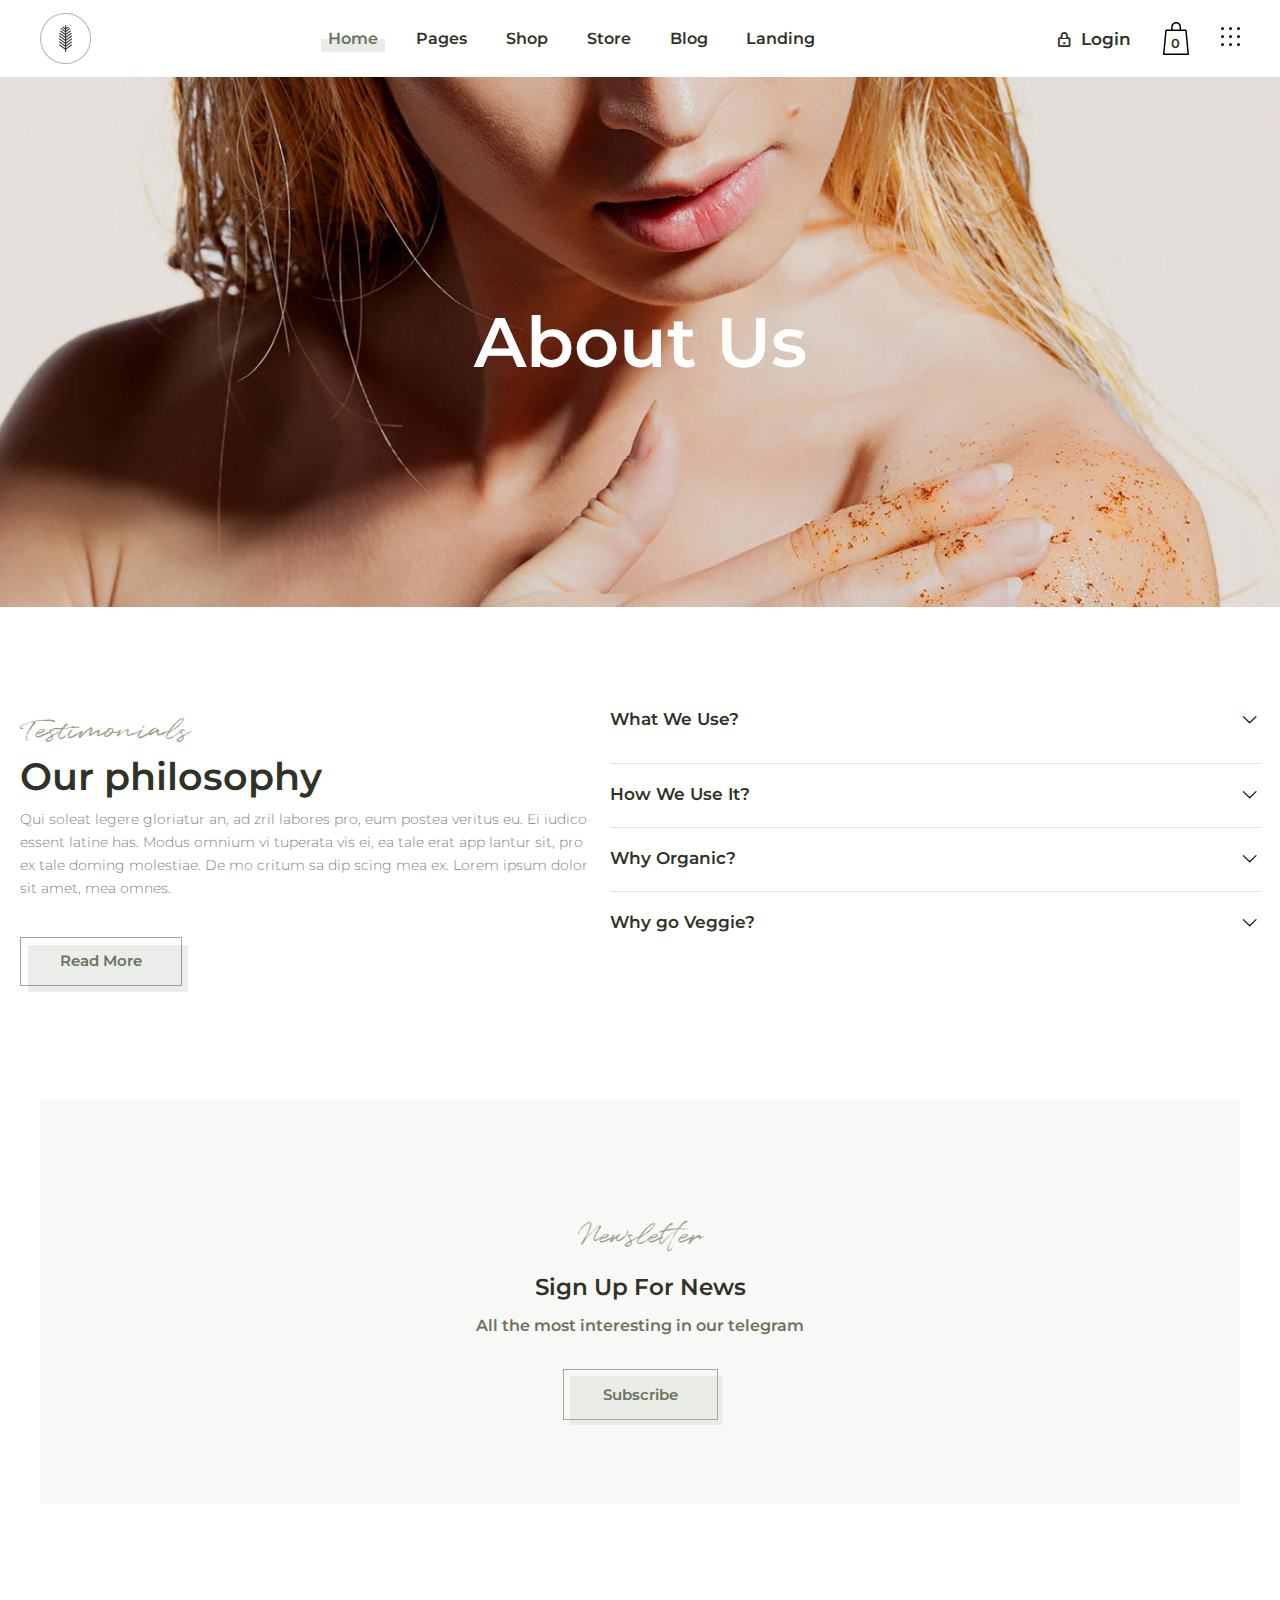
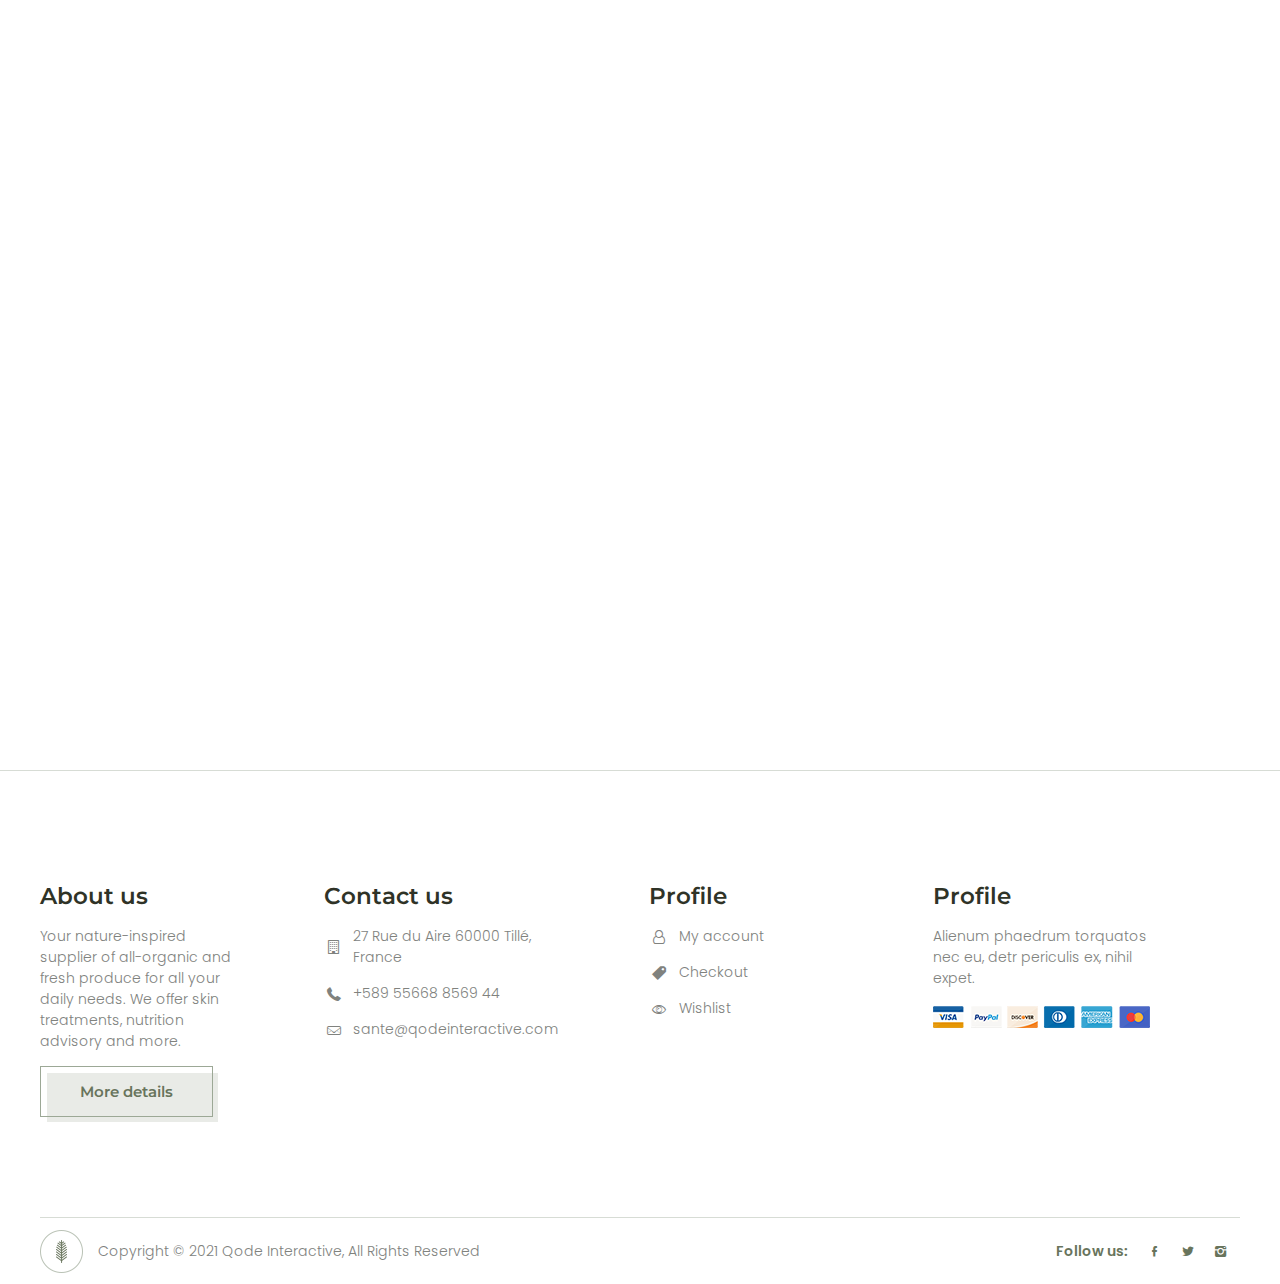
<file: about_us.html>
<!DOCTYPE html>
<html lang="en">
<head>
    <meta charset="UTF-8">
    <meta http-equiv="X-UA-Compatible" content="IE=edge">
    <meta name="viewport" content="width=device-width, initial-scale=1.0">
    <title>Document</title>
    <link rel="preconnect" href="https://fonts.googleapis.com">
    <link rel="preconnect" href="https://fonts.gstatic.com" crossorigin>
    <link href="https://fonts.googleapis.com/css2?family=Montserrat:wght@300;400;500;600;700;800;900&display=swap" rel="stylesheet">
    <link href="https://fonts.googleapis.com/css2?family=Poppins:wght@300&display=swap" rel="stylesheet">
    <link rel="stylesheet" href="icon/lock/fontello.css">
    <link rel="stylesheet" href="font/quentin/stylesheet.css">
    <link rel="stylesheet" href="icon/arrow/fontello.css">
    <link rel="stylesheet" href="icon/heart/fontello.css">
    <link rel="stylesheet" href="icon/home_mail_phone/fontello.css">
    <link rel="stylesheet" href="icon/profile_icon/fontello.css">
    <link rel="stylesheet" href="icon/social_links/fontello.css">
    <link rel="stylesheet" href="icon/search/fontello.css">
    <link rel="stylesheet" href="https://unpkg.com/swiper/swiper-bundle.min.css" />
    <link rel="stylesheet" href="css/style.css">
</head>
<body>
    <header>
        <section class="navigation navigation_shodow">
                <div class="navigation_wrapper">
                    <div class="logo">
                        <img src="img/logo.png" alt="">
                    </div>
                   
                    <ul class="navigation_links">
                        <li>
                            <a href="#" class="nav_link nav_link-active">Home</a>
                            <div class="down_menu">
                                <ul>
                                    <li>
                                        <a href="#">Main Home</a>
                                    </li>
                                    <li>
                                        <a href="#">Organic Food Store</a>
                                    </li>
                                    <li>
                                        <a href="#">Products Home</a>
                                    </li>
                                    <li>
                                        <a href="#">Divided Showcase</a>
                                    </li>
                                    <li>
                                        <a href="#">Animated Showcase</a>
                                    </li>
                                    <li>
                                        <a href="#">Cosmetics Home</a>
                                    </li>
                                    <li>
                                        <a href="#">Tea Shop Home</a>
                                    </li>
                                    <li>
                                        <a href="#">Organic Pasta</a>
                                    </li>
                                </ul>
                            </div>
                        </li>
                        <li>
                            <a href="#" class="nav_link ">Pages</a>
                            <div class="down_menu">
                                <ul>
                                    <li>
                                        <a href="#">About Us</a>
                                    </li>
                                    <li>
                                        <a href="#">OOur Process</a>
                                    </li>
                                    <li>
                                        <a href="#">Our Team</a>
                                    </li>
                                    <li>
                                        <a href="#">Pricing Plans</a>
                                    </li>
                                    <li>
                                        <a href="#">Contact Us</a>
                                    </li>
                                    <li>
                                        <a href="#">Coming Soon</a>
                                    </li>
                                    <li>
                                        <a href="#">FAQ’s</a>
                                    </li>
                                    <li>
                                        <a href="#">404 Error Page</a>
                                    </li>
                                </ul>
                            </div>
                        </li>
                        <li>
                            <a href="#" class="nav_link">Shop</a>
                            <div class="down_menu down_menu_shop">
                                <div class="down_menu_shop_wrapper">
                                    <ul>
                                        <span>Shop types</span>
                                        <li>
                                            <a href="#">About Us</a>
                                        </li>
                                        <li>
                                            <a href="#">OOur Process</a>
                                        </li>
                                        <li>
                                            <a href="#">Our Team</a>
                                        </li>
                                        <li>
                                            <a href="#">Pricing Plans</a>
                                        </li>
                                        <li>
                                            <a href="#">Contact Us</a>
                                        </li>
                                        <li>
                                            <a href="#">Coming Soon</a>
                                        </li>
                                        <li>
                                            <a href="#">FAQ’s</a>
                                        </li>
                                        <li>
                                            <a href="#">404 Error Page</a>
                                        </li>
                                    </ul>
                                    <ul>
                                        <span>Shop Layouts</span>
                                        <li>
                                            <a href="#">About Us</a>
                                        </li>
                                        <li>
                                            <a href="#">OOur Process</a>
                                        </li>
                                        <li>
                                            <a href="#">Our Team</a>
                                        </li>
                                        <li>
                                            <a href="#">Pricing Plans</a>
                                        </li>
                                        <li>
                                            <a href="#">Contact Us</a>
                                        </li>
                                        <li>
                                            <a href="#">Coming Soon</a>
                                        </li>
                                        <li>
                                            <a href="#">FAQ’s</a>
                                        </li>
                                        <li>
                                            <a href="#">404 Error Page</a>
                                        </li>
                                    </ul>
                                    <ul>
                                        <span>Product Types</span>
                                        <li>
                                            <a href="#">About Us</a>
                                        </li>
                                        <li>
                                            <a href="#">OOur Process</a>
                                        </li>
                                        <li>
                                            <a href="#">Our Team</a>
                                        </li>
                                        <li>
                                            <a href="#">Pricing Plans</a>
                                        </li>
                                        <li>
                                            <a href="#">Contact Us</a>
                                        </li>
                                        <li>
                                            <a href="#">Coming Soon</a>
                                        </li>
                                        <li>
                                            <a href="#">FAQ’s</a>
                                        </li>
                                        <li>
                                            <a href="#">404 Error Page</a>
                                        </li>
                                    </ul>
                                    <ul>
                                        <span>Shop Pages</span>
                                        <li>
                                            <a href="#">About Us</a>
                                        </li>
                                        <li>
                                            <a href="#">OOur Process</a>
                                        </li>
                                        <li>
                                            <a href="#">Our Team</a>
                                        </li>
                                        <li>
                                            <a href="#">Pricing Plans</a>
                                        </li>
                                        <li>
                                            <a href="#">Contact Us</a>
                                        </li>
                                        <li>
                                            <a href="#">Coming Soon</a>
                                        </li>
                                        <li>
                                            <a href="#">FAQ’s</a>
                                        </li>
                                        <li>
                                            <a href="#">404 Error Page</a>
                                        </li>
                                    </ul>
                                </div>
                               
                            </div>
                        </li>
                        <li>
                            <a href="#" class="nav_link">Store</a>
                            <div class="down_menu down_menu_store">
                                <div class="down_menu_store_wrapper">
                                    <ul>
                                        <span>Shop By</span>
                                        <li>
                                            <a href="#">Body Care</a>
                                        </li>
                                        <li>
                                            <a href="#">Healthy</a>
                                        </li>
                                        <li>
                                            <a href="#">Beauty</a>
                                        </li>
                                        <li>
                                            <a href="#">Natural</a>
                                        </li>
                                        <li>
                                            <a href="#">Breakfast</a>
                                        </li>
                                        
                                    </ul>

                                    <div class="block_store_prod">
                                        <h2>Cosmetic Product</h2>

                                        <div class="block_store_prod_wrapper">

                                            <div class="featured_items_product prod_wrapper_item">
                                                <div class="quick_view">
                                                    <div class="quick_view_wrapper">
                                                        <a href="#">
                                                            Quick View 
                                                        </a>
                                                        <i class="icon-heart-empty"></i>
                                                    </div>
                                                   
                                                </div>
                                                <a href="#" class="img">
                                                    <img src="img/prod_item/img1.png" alt="">
                                                </a>
                                                <div class="txt">
                                                    <div class="name_prod">
                                                        <span>Pl Lotion</span>
                                                        <p>Beauty</p>
                                                    </div>
                                                    <div class="price_prod">
                                                        <div class="add_cart_btn">
                                                            <a href="#">Add to cart</a>
                                                        </div>
                                                        <span class="price">$80.00</span>
                                                    </div>
                                                </div>
                                            </div>

                                            <div class="featured_items_product prod_wrapper_item">
                                                <div class="quick_view">
                                                    <div class="quick_view_wrapper">
                                                        <a href="#">
                                                            Quick View 
                                                        </a>
                                                        <i class="icon-heart-empty"></i>
                                                    </div>
                                                   
                                                </div>
                                                <a href="#" class="img">
                                                    <img src="img/prod_item/img2.png" alt="">
                                                </a>
                                                <div class="txt">
                                                    <div class="name_prod">
                                                        <span>Pl Serum</span>
                                                        <p>Beauty</p>
                                                    </div>
                                                    <div class="price_prod">
                                                        <div class="add_cart_btn">
                                                            <a href="#">Add to cart</a>
                                                        </div>
                                                        <span class="price">$73.00</span>
                                                    </div>
                                                </div>
                                            </div>

                                            <div class="featured_items_product prod_wrapper_item">
                                                <div class="quick_view">
                                                    <div class="quick_view_wrapper">
                                                        <a href="#">
                                                            Quick View 
                                                        </a>
                                                        <i class="icon-heart-empty"></i>
                                                    </div>
                                                   
                                                </div>
                                                <a href="#" class="img">
                                                    <img src="img/prod_item/img3.png" alt="">
                                                </a>
                                                <div class="txt">
                                                    <div class="name_prod">
                                                        <span>Body Milk</span>
                                                        <p>Beauty</p>
                                                    </div>
                                                    <div class="price_prod">
                                                        <div class="add_cart_btn">
                                                            <a href="#">Add to cart</a>
                                                        </div>
                                                        <span class="price">$45.00</span>
                                                    </div>
                                                </div>
                                            </div>

                                            <div class="featured_items_product prod_wrapper_item">
                                                <div class="quick_view">
                                                    <div class="quick_view_wrapper">
                                                        <a href="#">
                                                            Quick View 
                                                        </a>
                                                        <i class="icon-heart-empty"></i>
                                                    </div>
                                                   
                                                </div>
                                                <a href="#" class="img">
                                                    <img src="img/prod_item/img4.png" alt="">
                                                </a>
                                                <div class="txt">
                                                    <div class="name_prod">
                                                        <span>Eye Roll</span>
                                                        <p>Beauty</p>
                                                    </div>
                                                    <div class="price_prod">
                                                        <div class="add_cart_btn">
                                                            <a href="#">Add to cart</a>
                                                        </div>
                                                        <span class="price">$50.00</span>
                                                    </div>
                                                </div>
                                            </div>

                                        </div>
                                    </div>
                                    
                                </div>
                               
                            </div>
                        </li>
                        <li>
                            <a href="#" class="nav_link">Blog</a>
                            <div class="down_menu down_menu_last">
                                <ul>
                                    <li>
                                        <a href="#">Right Sidebar</a>
                                    </li>
                                    <li>
                                        <a href="#">Left Sidebar</a>
                                    </li>
                                    <li>
                                        <a href="#">Without Sidebar</a>
                                    </li>
                                    <li class="li_open">
                                        <a href="#">Single Types
                                            <i class="icon-right-open-big"></i>
                                        </a>
                                        <div class="li_open_menu">
                                            <ul>
                                                <li>
                                                    <a href="#">Standard Post</a>
                                                </li>
                                                <li>
                                                    <a href="#">Gallery Post</a>
                                                </li>
                                                <li>
                                                    <a href="#">Quote Post</a>
                                                </li>
                                                <li>
                                                    <a href="#">Link Post</a>
                                                </li>
                                                <li>
                                                    <a href="#">Audio Post</a>
                                                </li>
                                                <li>
                                                    <a href="#">Video Post</a>
                                                </li>
                                                <li>
                                                    <a href="#">No Sidebar Post</a>
                                                </li>
                                            </ul>
                                        </div>
                                    </li>
                                   
                                </ul>
                            </div>
                        </li>
                        <li>
                            <a href="#" class="nav_link">Landing</a>
                        </li>
                    </ul>
                    
                    <div class="user_info">

                        <a href="#" class="login">
                            <i class="icon-lock"></i>
                            <span>Login</span>
                        </a>

                        <a href="#" class="basket">
                            <svg version="1.1" xmlns="http://www.w3.org/2000/svg" xmlns:xlink="http://www.w3.org/1999/xlink" x="0px" y="0px" width="100%" height="100%" viewBox="0 0 101.029 128.034" enable-background="new 0 0 101.029 128.034" xml:space="preserve">
                                <path d="M92.168,31.617c-0.143-1.475-1.382-2.604-2.864-2.604H70.343v-9.748C70.343,8.641,61.697,0,51.076,0
                                    C40.451,0,31.806,8.641,31.806,19.266v9.748h-20.08c-1.482,0-2.723,1.129-2.865,2.604l-8.849,93.27
                                    c-0.073,0.808,0.19,1.608,0.739,2.208c0.544,0.599,1.318,0.939,2.125,0.939h95.276c0.808,0,1.581-0.341,2.126-0.939
                                    c0.549-0.6,0.813-1.4,0.738-2.208L92.168,31.617z M37.561,19.266c0-7.451,6.062-13.516,13.516-13.516
                                    c7.449,0,13.512,6.065,13.512,13.516v9.748H37.561V19.266z M6.04,122.283l8.3-87.518h20.343h32.783h19.223l8.301,87.518H6.04z"></path>
                            </svg>
                            <span class="count_basket_prod">0</span>
                            <div class="basket_down_menu">
                                <ul>
                                    <li>
                                        <p>No products in the cart.</p>
                                    </li>
                                </ul>
                            </div>
                        </a>

                        <a href="#" class="search">
                            <svg class="qodef-svg-opener" version="1.1" xmlns="http://www.w3.org/2000/svg" x="0px" y="0px" width="19px" height="19px" viewBox="0 0 19 19" enable-background="new 0 0 19 19" xml:space="preserve">
                                <circle cx="1.5" cy="1.5" r="1.5"></circle>
                                <circle cx="9.5" cy="1.5" r="1.5"></circle>
                                <circle cx="17.5" cy="1.5" r="1.5"></circle>
                                <circle cx="1.5" cy="9.5" r="1.5" class="anim1"></circle>
                                <circle cx="9.5" cy="9.5" r="1.5"></circle>
                                <circle cx="17.5" cy="9.5" r="1.5"></circle>
                                <circle cx="1.5" cy="17.5" r="1.5" class="anim2"></circle>
                                <circle cx="9.5" cy="17.5" r="1.5" class="anim3"></circle>
                                <circle cx="17.5" cy="17.5" r="1.5"></circle>
                            </svg>

                        </a>
                        <div class="secrch_block_menu">
                            <div class="btn_close_searchMenu ">
                                <svg class="qodef-svg-closer" xmlns="http://www.w3.org/2000/svg" enable-background="new 0 0 19 19" viewBox="0 0 19 19" x="0px" y="0px" width="19px" height="19px" xml:space="preserve" version="1.1">
                                    <circle cx="1.5" cy="1.5" r="1.5"></circle>
                                    <circle cx="9.5" cy="1.5" r="1.5" class="anim_btn1"></circle>
                                    <circle cx="17.5" cy="1.5" r="1.5" class="anim_btn2"></circle>
                                    <circle cx="9.5" cy="9.5" r="1.5"></circle>
                                    <circle cx="17.5" cy="9.5" r="1.5" class="anim_btn3"></circle>
                                    <circle cx="17.5" cy="17.5" r="1.5"></circle>
                                </svg>
                            </div>



                            <div class="top">
                                <div class="secrch_menu_title">
                                    <span>Welcome</span>
                                    <h2>Organic products</h2>
                                    <p>Advertising is the way great brands get to be great brands prospectum sociis natoque.</p>
                                </div>
                                <form action="#">
                                    <div class="search_input">
                                        <input type="txt" name="search" placeholder="Search">
                                        <button>
                                            <i class="icon-search"></i>
                                        </button>
                                        
                                    </div>
                                    
                                </form>
                            </div>
                           

                            <div class="bot">
                                <h3>Follow and socialize with us</h3>
                                <div class="follow">
                                    
                                    <a href="#"> <i class="icon-facebook"></i> </a>
                                    <a href="#"> <i class="icon-twitter"></i> </a>
                                    <a href="#"> <i class="icon-instagram"></i> </a>
                                </div>
                            </div>
                        </div>
                    </div>
                </div>
        </section>
    </header>

    <main>
        <section class="about_us_title">
            <h1 class="title">About Us</h1>
        </section>

        <section class="our_philosophy">
            <div class="our_philosophy_wrapper">
                <div class="philosophy">
                    <span>Testimonials</span>
                    <h2>Our philosophy</h2>
                    <p>
                        Qui soleat legere gloriatur an, ad zril 
                        labores pro, eum postea veritus eu. Ei 
                        iudico essent latine has. Modus omnium 
                        vi tuperata vis ei, ea tale erat app 
                        lantur sit, pro ex tale doming molestiae. 
                        De mo critum sa dip scing mea ex. Lorem 
                        ipsum dolor sit amet, mea omnes.
                    </p>
                    <a href="#">
                        Read More
                    </a>
                </div>
                <div class="philosophy_question">

                    <div class="question_item">
                        <div class="question_item_title">
                            <span>What We Use?</span>
                            <i class="icon-right-open-big"></i>
                        </div>
                        <div class="question_item_body">
                            <p>
                                Debitis iracundia eu qui, ut nam case pertinacia. Ex sed prompta intellegat, et regione constituam sed. Ut cibo splendide duo.
                            </p>
                        </div>
                    </div>
                    <div class="question_item">
                        <div class="question_item_title">
                            <span>How We Use It?</span>
                            <i class="icon-right-open-big"></i>
                        </div>
                        <div class="question_item_body">
                            <p>
                                Mundi quidam quodsi nec ex. Malis evertitur cum ea, vim at vidit errem percipitur, ne mea animal qualisque.
                            </p>
                        </div>
                    </div>
                    <div class="question_item">
                        <div class="question_item_title">
                            <span>Why Organic?</span>
                            <i class="icon-right-open-big"></i>
                        </div>
                        <div class="question_item_body">
                            <p>
                                Debitis iracundia eu qui, ut nam case pertinacia. Ex sed prompta intellegat, et regione constituam sed. Ut cibo splendide duo.
                            </p>
                        </div>
                    </div>
                    <div class="question_item">
                        <div class="question_item_title">
                            <span>Why go Veggie?</span>
                            <i class="icon-right-open-big"></i>
                        </div>
                        <div class="question_item_body">
                            <p>
                                At has quod diceret, est ad dicunt contentiones. Nonumy omnium tincidunt eos ei, an veniam fastidii honestatis eum. 
                            </p>
                        </div>
                    </div>
                </div>
            </div>
        </section>

        <section class="subscribe subscribe_about_us">
            <div class="subscribe_wrapper">
                <span>Newsletter</span>
                <h2>Sign Up For News </h2>
                <p>All the most interesting in our telegram</p>
               
                <a href="#">
                    Subscribe
                </a>
                

                
            </div>
        </section>

        <section class="gift_bags">
            <div class="title">
                <span>Gift bags & Sets</span>
                <br>
                <p>Gifts & Sets for your loved ones</p>
            </div>

        </section>
    </main>

    <footer>
        <section class="footer">
            <div class="footer_wrapper">

                <div class="footer_item">
                    <h3>About us</h3>
                    <p>
                        Your nature-inspired supplier of all-organic 
                        and fresh produce for all your daily needs. 
                        We offer skin treatments, nutrition advisory 
                        and more.
                    </p>
                    <a href="#" class="more_details">
                        More details
                    </a>
                </div>
                <div class="footer_item">
                    <h3>Contact us</h3>
                   <a class="footer_links" href="https://www.google.com/maps/place/27+Rue+du+Calvaire,+60000+Till%C3%A9,+France/@49.4674853,2.1140513,17z/data=!3m1!4b1!4m5!3m4!1s0x47e7070a0dade3c9:0xa6e0b3fc2525e147!8m2!3d49.4674818!4d2.11624"><i class="icon-building"></i> 27 Rue du Aire 60000 Tillé, France</a>
                   <a class="footer_links" href="tel:+58955668856944"><i class="icon-phone"></i> +589 55668 8569 44</a>
                   <a class="footer_links" href="mailto:sante@qodeinteractive.com"><i class="icon-mail"></i> sante@qodeinteractive.com</a>
                </div>
                <div class="footer_item">
                    <h3>Profile</h3>
                   <a class="footer_links" href="#"><i class="icon-user-o"></i> My account</a>
                   <a class="footer_links" href="#"><i class="icon-tag"></i> Checkout</a>
                   <a class="footer_links" href="#"><i class="icon-eye"></i> Wishlist</a>
                </div>
                <div class="footer_item">
                    <h3>Profile</h3>
                    <p>Alienum phaedrum torquatos nec eu, detr periculis ex, nihil expet.</p>
                    <img src="img/footer/img1.png" alt="">
                </div>
            </div>
            <div class="footer_bot_wrapper">
                <div class="logo">
                    <img src="img/footer/footer_logo.png" alt="">
                    <p>Copyright © 2021 Qode Interactive, All Rights Reserved</p>
                </div>
                <div class="follow">
                    <p>Follow us:</p>
                    <a href="#"> <i class="icon-facebook"></i> </a>
                    <a href="#"> <i class="icon-twitter"></i> </a>
                    <a href="#"> <i class="icon-instagram"></i> </a>
                </div>
            </div>
        </section>
    </footer>


    <script src="https://code.jquery.com/jquery-3.6.0.min.js" integrity="sha256-/xUj+3OJU5yExlq6GSYGSHk7tPXikynS7ogEvDej/m4=" crossorigin="anonymous"></script>
    <script src="https://unpkg.com/swiper/swiper-bundle.min.js"></script>
    <script src="js/script.js"></script>
</body>
</html>
</file>
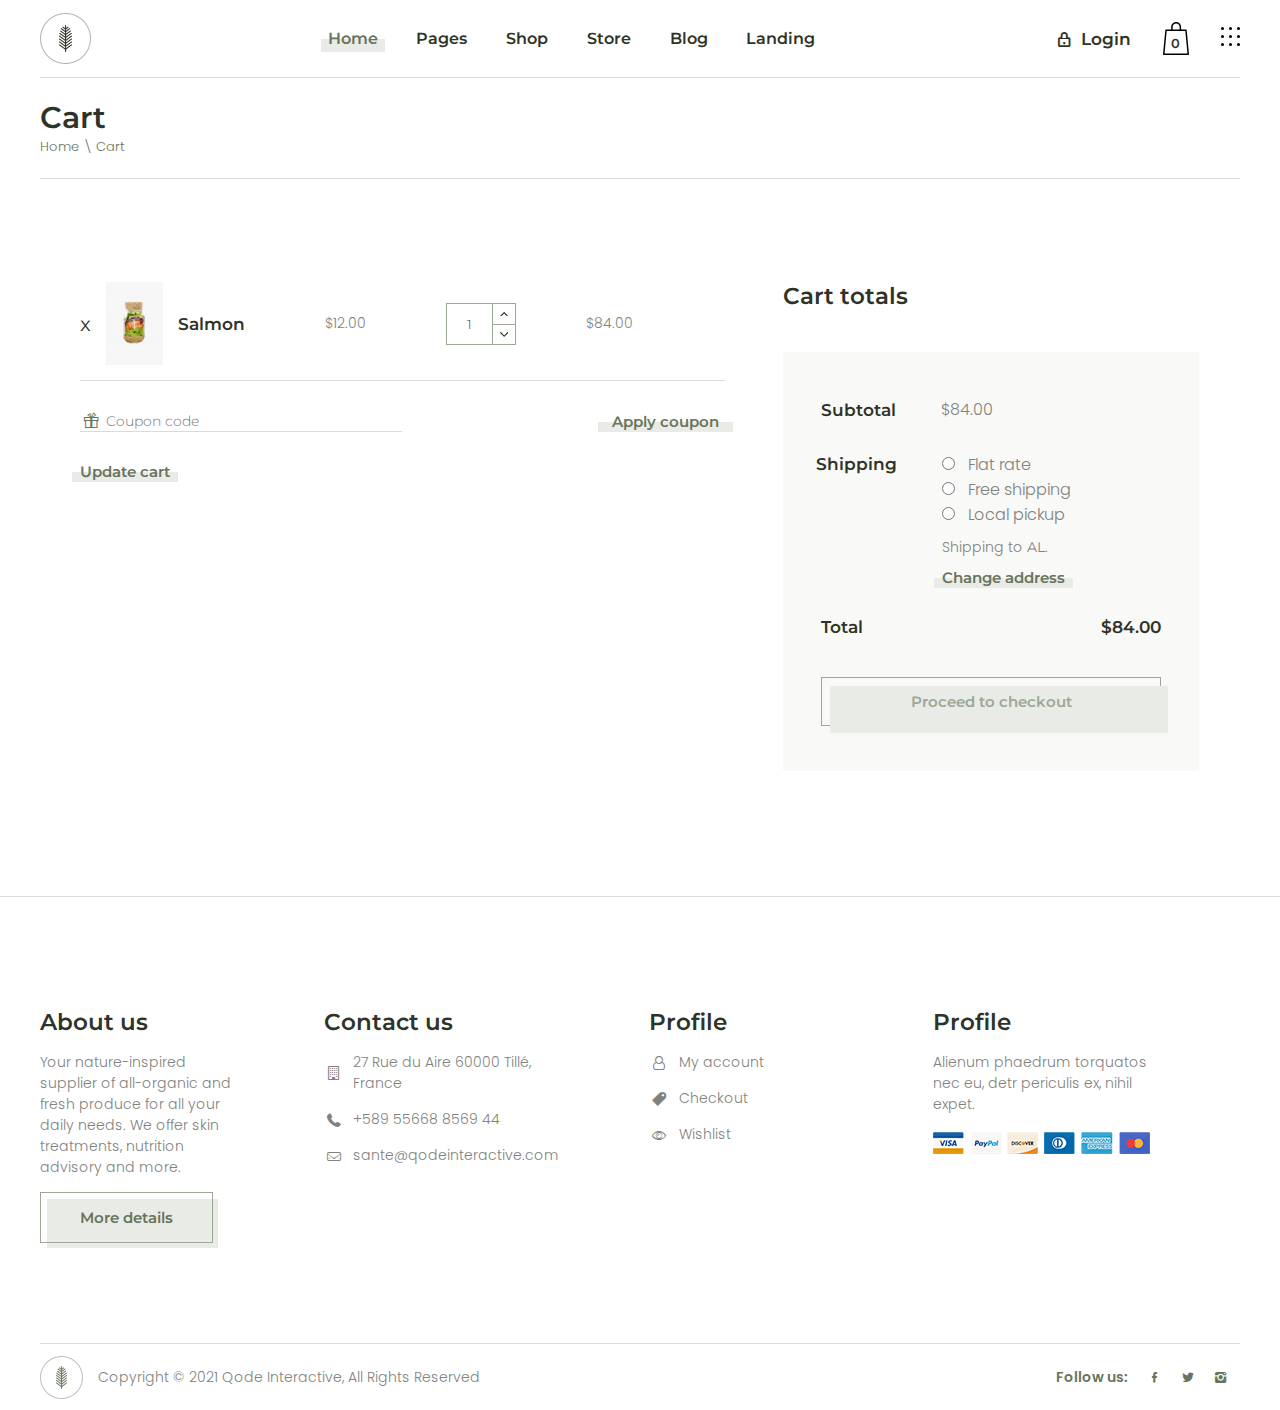
<file: basket.html>
<!DOCTYPE html>
<html lang="en">
<head>
    <meta charset="UTF-8">
    <meta http-equiv="X-UA-Compatible" content="IE=edge">
    <meta name="viewport" content="width=device-width, initial-scale=1.0">
    <title>Document</title>
    <link rel="preconnect" href="https://fonts.googleapis.com">
    <link rel="preconnect" href="https://fonts.gstatic.com" crossorigin>
    <link href="https://fonts.googleapis.com/css2?family=Montserrat:wght@300;400;500;600;700;800;900&display=swap"
        rel="stylesheet">
    <link href="https://fonts.googleapis.com/css2?family=Poppins:wght@300&display=swap" rel="stylesheet">
    <link rel="stylesheet" href="icon/lock/fontello.css">
    <link rel="stylesheet" href="font/quentin/stylesheet.css">
    <link rel="stylesheet" href="icon/arrow/fontello.css">
    <link rel="stylesheet" href="icon/heart/fontello.css">
    <link rel="stylesheet" href="icon/home_mail_phone/fontello.css">
    <link rel="stylesheet" href="icon/profile_icon/fontello.css">
    <link rel="stylesheet" href="icon/social_links/fontello.css">
    <link rel="stylesheet" href="icon/star/fontello.css">
    <link rel="stylesheet" href="icon/search/fontello.css">
    <link rel="stylesheet" href="icon/coupon/fontello.css">
    <link rel="stylesheet" href="https://unpkg.com/swiper/swiper-bundle.min.css" />
    <link rel="stylesheet" href="css/style.css">
</head>
<body>
    <header>
        <section class="navigation ">
            <div class="navigation_wrapper">
                <div class="logo">
                    <img src="img/logo.png" alt="">
                </div>

                <ul class="navigation_links">
                    <li>
                        <a href="#" class="nav_link nav_link-active">Home</a>
                        <div class="down_menu">
                            <ul>
                                <li>
                                    <a href="#">Main Home</a>
                                </li>
                                <li>
                                    <a href="#">Organic Food Store</a>
                                </li>
                                <li>
                                    <a href="#">Products Home</a>
                                </li>
                                <li>
                                    <a href="#">Divided Showcase</a>
                                </li>
                                <li>
                                    <a href="#">Animated Showcase</a>
                                </li>
                                <li>
                                    <a href="#">Cosmetics Home</a>
                                </li>
                                <li>
                                    <a href="#">Tea Shop Home</a>
                                </li>
                                <li>
                                    <a href="#">Organic Pasta</a>
                                </li>
                            </ul>
                        </div>
                    </li>
                    <li>
                        <a href="#" class="nav_link ">Pages</a>
                        <div class="down_menu">
                            <ul>
                                <li>
                                    <a href="#">About Us</a>
                                </li>
                                <li>
                                    <a href="#">OOur Process</a>
                                </li>
                                <li>
                                    <a href="#">Our Team</a>
                                </li>
                                <li>
                                    <a href="#">Pricing Plans</a>
                                </li>
                                <li>
                                    <a href="#">Contact Us</a>
                                </li>
                                <li>
                                    <a href="#">Coming Soon</a>
                                </li>
                                <li>
                                    <a href="#">FAQ’s</a>
                                </li>
                                <li>
                                    <a href="#">404 Error Page</a>
                                </li>
                            </ul>
                        </div>
                    </li>
                    <li>
                        <a href="#" class="nav_link">Shop</a>
                        <div class="down_menu down_menu_shop">
                            <div class="down_menu_shop_wrapper">
                                <ul>
                                    <span>Shop types</span>
                                    <li>
                                        <a href="#">About Us</a>
                                    </li>
                                    <li>
                                        <a href="#">OOur Process</a>
                                    </li>
                                    <li>
                                        <a href="#">Our Team</a>
                                    </li>
                                    <li>
                                        <a href="#">Pricing Plans</a>
                                    </li>
                                    <li>
                                        <a href="#">Contact Us</a>
                                    </li>
                                    <li>
                                        <a href="#">Coming Soon</a>
                                    </li>
                                    <li>
                                        <a href="#">FAQ’s</a>
                                    </li>
                                    <li>
                                        <a href="#">404 Error Page</a>
                                    </li>
                                </ul>
                                <ul>
                                    <span>Shop Layouts</span>
                                    <li>
                                        <a href="#">About Us</a>
                                    </li>
                                    <li>
                                        <a href="#">OOur Process</a>
                                    </li>
                                    <li>
                                        <a href="#">Our Team</a>
                                    </li>
                                    <li>
                                        <a href="#">Pricing Plans</a>
                                    </li>
                                    <li>
                                        <a href="#">Contact Us</a>
                                    </li>
                                    <li>
                                        <a href="#">Coming Soon</a>
                                    </li>
                                    <li>
                                        <a href="#">FAQ’s</a>
                                    </li>
                                    <li>
                                        <a href="#">404 Error Page</a>
                                    </li>
                                </ul>
                                <ul>
                                    <span>Product Types</span>
                                    <li>
                                        <a href="#">About Us</a>
                                    </li>
                                    <li>
                                        <a href="#">OOur Process</a>
                                    </li>
                                    <li>
                                        <a href="#">Our Team</a>
                                    </li>
                                    <li>
                                        <a href="#">Pricing Plans</a>
                                    </li>
                                    <li>
                                        <a href="#">Contact Us</a>
                                    </li>
                                    <li>
                                        <a href="#">Coming Soon</a>
                                    </li>
                                    <li>
                                        <a href="#">FAQ’s</a>
                                    </li>
                                    <li>
                                        <a href="#">404 Error Page</a>
                                    </li>
                                </ul>
                                <ul>
                                    <span>Shop Pages</span>
                                    <li>
                                        <a href="#">About Us</a>
                                    </li>
                                    <li>
                                        <a href="#">OOur Process</a>
                                    </li>
                                    <li>
                                        <a href="#">Our Team</a>
                                    </li>
                                    <li>
                                        <a href="#">Pricing Plans</a>
                                    </li>
                                    <li>
                                        <a href="#">Contact Us</a>
                                    </li>
                                    <li>
                                        <a href="#">Coming Soon</a>
                                    </li>
                                    <li>
                                        <a href="#">FAQ’s</a>
                                    </li>
                                    <li>
                                        <a href="#">404 Error Page</a>
                                    </li>
                                </ul>
                            </div>

                        </div>
                    </li>
                    <li>
                        <a href="#" class="nav_link">Store</a>
                        <div class="down_menu down_menu_store">
                            <div class="down_menu_store_wrapper">
                                <ul>
                                    <span>Shop By</span>
                                    <li>
                                        <a href="#">Body Care</a>
                                    </li>
                                    <li>
                                        <a href="#">Healthy</a>
                                    </li>
                                    <li>
                                        <a href="#">Beauty</a>
                                    </li>
                                    <li>
                                        <a href="#">Natural</a>
                                    </li>
                                    <li>
                                        <a href="#">Breakfast</a>
                                    </li>

                                </ul>

                                <div class="block_store_prod">
                                    <h2>Cosmetic Product</h2>

                                    <div class="block_store_prod_wrapper">

                                        <div class="featured_items_product prod_wrapper_item">
                                            <div class="quick_view">
                                                <div class="quick_view_wrapper">
                                                    <a href="#">
                                                        Quick View
                                                    </a>
                                                    <i class="icon-heart-empty"></i>
                                                </div>

                                            </div>
                                            <a href="#" class="img">
                                                <img src="img/prod_item/img1.png" alt="">
                                            </a>
                                            <div class="txt">
                                                <div class="name_prod">
                                                    <span>Pl Lotion</span>
                                                    <p>Beauty</p>
                                                </div>
                                                <div class="price_prod">
                                                    <div class="add_cart_btn">
                                                        <a href="#">Add to cart</a>
                                                    </div>
                                                    <span class="price">$80.00</span>
                                                </div>
                                            </div>
                                        </div>

                                        <div class="featured_items_product prod_wrapper_item">
                                            <div class="quick_view">
                                                <div class="quick_view_wrapper">
                                                    <a href="#">
                                                        Quick View
                                                    </a>
                                                    <i class="icon-heart-empty"></i>
                                                </div>

                                            </div>
                                            <a href="#" class="img">
                                                <img src="img/prod_item/img2.png" alt="">
                                            </a>
                                            <div class="txt">
                                                <div class="name_prod">
                                                    <span>Pl Serum</span>
                                                    <p>Beauty</p>
                                                </div>
                                                <div class="price_prod">
                                                    <div class="add_cart_btn">
                                                        <a href="#">Add to cart</a>
                                                    </div>
                                                    <span class="price">$73.00</span>
                                                </div>
                                            </div>
                                        </div>

                                        <div class="featured_items_product prod_wrapper_item">
                                            <div class="quick_view">
                                                <div class="quick_view_wrapper">
                                                    <a href="#">
                                                        Quick View
                                                    </a>
                                                    <i class="icon-heart-empty"></i>
                                                </div>

                                            </div>
                                            <a href="#" class="img">
                                                <img src="img/prod_item/img3.png" alt="">
                                            </a>
                                            <div class="txt">
                                                <div class="name_prod">
                                                    <span>Body Milk</span>
                                                    <p>Beauty</p>
                                                </div>
                                                <div class="price_prod">
                                                    <div class="add_cart_btn">
                                                        <a href="#">Add to cart</a>
                                                    </div>
                                                    <span class="price">$45.00</span>
                                                </div>
                                            </div>
                                        </div>

                                        <div class="featured_items_product prod_wrapper_item">
                                            <div class="quick_view">
                                                <div class="quick_view_wrapper">
                                                    <a href="#">
                                                        Quick View
                                                    </a>
                                                    <i class="icon-heart-empty"></i>
                                                </div>

                                            </div>
                                            <a href="#" class="img">
                                                <img src="img/prod_item/img4.png" alt="">
                                            </a>
                                            <div class="txt">
                                                <div class="name_prod">
                                                    <span>Eye Roll</span>
                                                    <p>Beauty</p>
                                                </div>
                                                <div class="price_prod">
                                                    <div class="add_cart_btn">
                                                        <a href="#">Add to cart</a>
                                                    </div>
                                                    <span class="price">$50.00</span>
                                                </div>
                                            </div>
                                        </div>

                                    </div>
                                </div>

                            </div>

                        </div>
                    </li>
                    <li>
                        <a href="#" class="nav_link">Blog</a>
                        <div class="down_menu down_menu_last">
                            <ul>
                                <li>
                                    <a href="#">Right Sidebar</a>
                                </li>
                                <li>
                                    <a href="#">Left Sidebar</a>
                                </li>
                                <li>
                                    <a href="#">Without Sidebar</a>
                                </li>
                                <li class="li_open">
                                    <a href="#">Single Types
                                        <i class="icon-right-open-big"></i>
                                    </a>
                                    <div class="li_open_menu">
                                        <ul>
                                            <li>
                                                <a href="#">Standard Post</a>
                                            </li>
                                            <li>
                                                <a href="#">Gallery Post</a>
                                            </li>
                                            <li>
                                                <a href="#">Quote Post</a>
                                            </li>
                                            <li>
                                                <a href="#">Link Post</a>
                                            </li>
                                            <li>
                                                <a href="#">Audio Post</a>
                                            </li>
                                            <li>
                                                <a href="#">Video Post</a>
                                            </li>
                                            <li>
                                                <a href="#">No Sidebar Post</a>
                                            </li>
                                        </ul>
                                    </div>
                                </li>

                            </ul>
                        </div>
                    </li>
                    <li>
                        <a href="#" class="nav_link">Landing</a>
                    </li>
                </ul>

                <div class="user_info">

                    <a href="#" class="login">
                        <i class="icon-lock"></i>
                        <span>Login</span>
                    </a>

                    <a href="#" class="basket">
                        <svg version="1.1" xmlns="http://www.w3.org/2000/svg" xmlns:xlink="http://www.w3.org/1999/xlink"
                            x="0px" y="0px" width="100%" height="100%" viewBox="0 0 101.029 128.034"
                            enable-background="new 0 0 101.029 128.034" xml:space="preserve">
                            <path
                                d="M92.168,31.617c-0.143-1.475-1.382-2.604-2.864-2.604H70.343v-9.748C70.343,8.641,61.697,0,51.076,0
                                    C40.451,0,31.806,8.641,31.806,19.266v9.748h-20.08c-1.482,0-2.723,1.129-2.865,2.604l-8.849,93.27
                                    c-0.073,0.808,0.19,1.608,0.739,2.208c0.544,0.599,1.318,0.939,2.125,0.939h95.276c0.808,0,1.581-0.341,2.126-0.939
                                    c0.549-0.6,0.813-1.4,0.738-2.208L92.168,31.617z M37.561,19.266c0-7.451,6.062-13.516,13.516-13.516
                                    c7.449,0,13.512,6.065,13.512,13.516v9.748H37.561V19.266z M6.04,122.283l8.3-87.518h20.343h32.783h19.223l8.301,87.518H6.04z">
                            </path>
                        </svg>
                        <span class="count_basket_prod">0</span>
                        <div class="basket_down_menu">
                            <ul>
                                <li>
                                    <p>No products in the cart.</p>
                                </li>
                            </ul>
                        </div>
                    </a>

                    <a href="#" class="search">
                        <svg class="qodef-svg-opener" version="1.1" xmlns="http://www.w3.org/2000/svg" x="0px" y="0px"
                            width="19px" height="19px" viewBox="0 0 19 19" enable-background="new 0 0 19 19"
                            xml:space="preserve">
                            <circle cx="1.5" cy="1.5" r="1.5"></circle>
                            <circle cx="9.5" cy="1.5" r="1.5"></circle>
                            <circle cx="17.5" cy="1.5" r="1.5"></circle>
                            <circle cx="1.5" cy="9.5" r="1.5" class="anim1"></circle>
                            <circle cx="9.5" cy="9.5" r="1.5"></circle>
                            <circle cx="17.5" cy="9.5" r="1.5"></circle>
                            <circle cx="1.5" cy="17.5" r="1.5" class="anim2"></circle>
                            <circle cx="9.5" cy="17.5" r="1.5" class="anim3"></circle>
                            <circle cx="17.5" cy="17.5" r="1.5"></circle>
                        </svg>

                    </a>
                    <div class="secrch_block_menu">
                        <div class="btn_close_searchMenu ">
                            <svg class="qodef-svg-closer" xmlns="http://www.w3.org/2000/svg"
                                enable-background="new 0 0 19 19" viewBox="0 0 19 19" x="0px" y="0px" width="19px"
                                height="19px" xml:space="preserve" version="1.1">
                                <circle cx="1.5" cy="1.5" r="1.5"></circle>
                                <circle cx="9.5" cy="1.5" r="1.5" class="anim_btn1"></circle>
                                <circle cx="17.5" cy="1.5" r="1.5" class="anim_btn2"></circle>
                                <circle cx="9.5" cy="9.5" r="1.5"></circle>
                                <circle cx="17.5" cy="9.5" r="1.5" class="anim_btn3"></circle>
                                <circle cx="17.5" cy="17.5" r="1.5"></circle>
                            </svg>
                        </div>



                        <div class="top">
                            <div class="secrch_menu_title">
                                <span>Welcome</span>
                                <h2>Organic products</h2>
                                <p>Advertising is the way great brands get to be great brands prospectum sociis natoque.
                                </p>
                            </div>
                            <form action="#">
                                <div class="search_input">
                                    <input type="txt" name="search" placeholder="Search">
                                    <button>
                                        <i class="icon-search"></i>
                                    </button>

                                </div>

                            </form>
                        </div>


                        <div class="bot">
                            <h3>Follow and socialize with us</h3>
                            <div class="follow">

                                <a href="#"> <i class="icon-facebook"></i> </a>
                                <a href="#"> <i class="icon-twitter"></i> </a>
                                <a href="#"> <i class="icon-instagram"></i> </a>
                            </div>
                        </div>
                    </div>
                </div>
            </div>
        </section>
    </header>

    <main>
        <section class="page_nav">
            <div class="page_nav_wrapper">
                <h3>Cart</h3>
                <ul>
                    <li>
                        <a href="#">Home</a>
                    </li>
                    <li>
                        <span>Cart</span>
                    </li>
                </ul>
            </div>
        </section>

        <section class="basket_content">
            <div class="basket_content_wrapper">

                <div class="basket_order_product">

                    <div class="basket_prod_item">
                        <a href="#" class="delete_item">x</a>
                        <a href="#" class="basket_item_img">
                            <img src="img/basket/img.jpg" alt="">
                            <span>Salmon</span>
                        </a>
                        <span class="price">$12.00</span>
                        <div class="basket_product">

                            <div class="basket_product_count">
    
                                <input class="count_info" value="1">
                                <div class="buttons_count">
                                    <button class="count_plus">
                                       
                                        <svg version="1.1" xmlns="http://www.w3.org/2000/svg"
                                            xmlns:xlink="http://www.w3.org/1999/xlink" x="0px" y="0px" width="8.36px"
                                            height="4.875px" viewBox="0 0 8.36 4.875"
                                            enable-background="new 0 0 8.36 4.875" xml:space="preserve">
                                            <g>
                                                <path fill="#2F3327" d="M4.373,0.084l3.903,3.903C8.327,4.038,8.36,4.113,8.36,4.18S8.327,4.323,8.276,4.373L7.858,4.792
                                                            c-0.05,0.05-0.118,0.084-0.193,0.084c-0.067,0-0.143-0.034-0.193-0.084L4.18,1.5L0.888,4.792c-0.05,0.05-0.126,0.084-0.193,0.084
                                                            S0.553,4.842,0.502,4.792L0.084,4.373C0.034,4.323,0,4.247,0,4.18s0.034-0.143,0.084-0.193l3.903-3.903C4.038,0.034,4.113,0,4.18,0
                                                            S4.323,0.034,4.373,0.084z"></path>
                                            </g>
                                        </svg>
                                        
                                    </button>
                                    <button class="count_minus">
                                        
                                        <svg version="1.1" xmlns="http://www.w3.org/2000/svg"
                                            xmlns:xlink="http://www.w3.org/1999/xlink" x="0px" y="0px" width="8.36px"
                                            height="4.875px" viewBox="0 0 8.36 4.875"
                                            enable-background="new 0 0 8.36 4.875" xml:space="preserve">
                                            <g>
                                                <path fill="#2F3327"
                                                    d="M3.987,4.792L0.084,0.888C0.034,0.838,0,0.762,0,0.695c0-0.067,0.034-0.143,0.084-0.193l0.418-0.418
                                                            C0.553,0.034,0.62,0,0.695,0c0.067,0,0.143,0.034,0.193,0.084L4.18,3.376l3.292-3.292C7.522,0.034,7.598,0,7.665,0
                                                            c0.067,0,0.143,0.034,0.193,0.084l0.418,0.418c0.05,0.05,0.084,0.126,0.084,0.193S8.327,0.838,8.276,0.888L4.373,4.792
                                                            c-0.05,0.05-0.126,0.084-0.193,0.084S4.038,4.842,3.987,4.792z"></path>
                                            </g>
                                        </svg>
                                        
                                    </button>
                                   
                                </div>
    
    
    
                            </div>
                        </div>
                        <span class="all_price">$84.00</span>
                    </div>


                    <div class="coupon">
                        <form action="">
                            <div class="code">
                                <i class="icon-gift"></i>
                                <input type="txt" placeholder="Coupon code">
                            </div>
                            <button type="submit">Apply coupon</button>
                        </form>
                       
                       
                    </div>
                    <a href="#" class="update_card">
                        Update cart
                    </a>
                </div>

                <div class="cart_total">
                    <h2>Cart totals</h2>
                    <div class="cart_total_content">
                        <form action="#">
                            <div class="subtotal">
                                <h3>Subtotal</h3>
                                <span class="price">$84.00</span>
                            </div>
                            <div class="shipping">
                                <h3>Shipping</h3>
                                <div class="radio_block">
                                    <ul>
                                        <li>
                                           <label >
                                                <input type="radio" >
                                                <span>Flat rate</span>
                                           </label>
                                           
                                        </li>
                                        <li>
                                            <label >
                                                 <input type="radio" >
                                                 <span> Free shipping</span>
                                            </label>
                                            
                                         </li>
                                         <li>
                                            <label >
                                                 <input type="radio" >
                                                 <span>Local pickup</span>
                                            </label>
                                            
                                         </li>
                                    </ul>
                                    <p class="desc">Shipping to <strong>AL</strong>.</p>
                                    <a href="#" class="change">Change address</a>
                                </div>
                            </div>
    
                            <div class="total">
                                <h3>Total</h3>
                                <span class="all_price">$84.00</span>
                            </div>

                            
                            <button type="submit">
                                
                                Proceed to checkout
                                
                                
                            </button>
                        </form>
                        
                    </div>
                </div>
               
                
            </div>
        </section>
    </main>

    <footer>
        <section class="footer">
            <div class="footer_wrapper">

                <div class="footer_item">
                    <h3>About us</h3>
                    <p>
                        Your nature-inspired supplier of all-organic
                        and fresh produce for all your daily needs.
                        We offer skin treatments, nutrition advisory
                        and more.
                    </p>
                    <a href="#" class="more_details">
                        More details
                    </a>
                </div>
                <div class="footer_item">
                    <h3>Contact us</h3>
                    <a class="footer_links"
                        href="https://www.google.com/maps/place/27+Rue+du+Calvaire,+60000+Till%C3%A9,+France/@49.4674853,2.1140513,17z/data=!3m1!4b1!4m5!3m4!1s0x47e7070a0dade3c9:0xa6e0b3fc2525e147!8m2!3d49.4674818!4d2.11624"><i
                            class="icon-building"></i> 27 Rue du Aire 60000 Tillé, France</a>
                    <a class="footer_links" href="tel:+58955668856944"><i class="icon-phone"></i> +589 55668 8569 44</a>
                    <a class="footer_links" href="mailto:sante@qodeinteractive.com"><i class="icon-mail"></i>
                        sante@qodeinteractive.com</a>
                </div>
                <div class="footer_item">
                    <h3>Profile</h3>
                    <a class="footer_links" href="#"><i class="icon-user-o"></i> My account</a>
                    <a class="footer_links" href="#"><i class="icon-tag"></i> Checkout</a>
                    <a class="footer_links" href="#"><i class="icon-eye"></i> Wishlist</a>
                </div>
                <div class="footer_item">
                    <h3>Profile</h3>
                    <p>Alienum phaedrum torquatos nec eu, detr periculis ex, nihil expet.</p>
                    <img src="img/footer/img1.png" alt="">
                </div>
            </div>
            <div class="footer_bot_wrapper">
                <div class="logo">
                    <img src="img/footer/footer_logo.png" alt="">
                    <p>Copyright © 2021 Qode Interactive, All Rights Reserved</p>
                </div>
                <div class="follow">
                    <p>Follow us:</p>
                    <a href="#"> <i class="icon-facebook"></i> </a>
                    <a href="#"> <i class="icon-twitter"></i> </a>
                    <a href="#"> <i class="icon-instagram"></i> </a>
                </div>
            </div>
        </section>
    </footer>


    <script src="https://code.jquery.com/jquery-3.6.0.min.js"
        integrity="sha256-/xUj+3OJU5yExlq6GSYGSHk7tPXikynS7ogEvDej/m4=" crossorigin="anonymous"></script>
    <script src="https://unpkg.com/swiper/swiper-bundle.min.js"></script>
    <script src="js/script.js"></script>
</body>
</html>
</file>
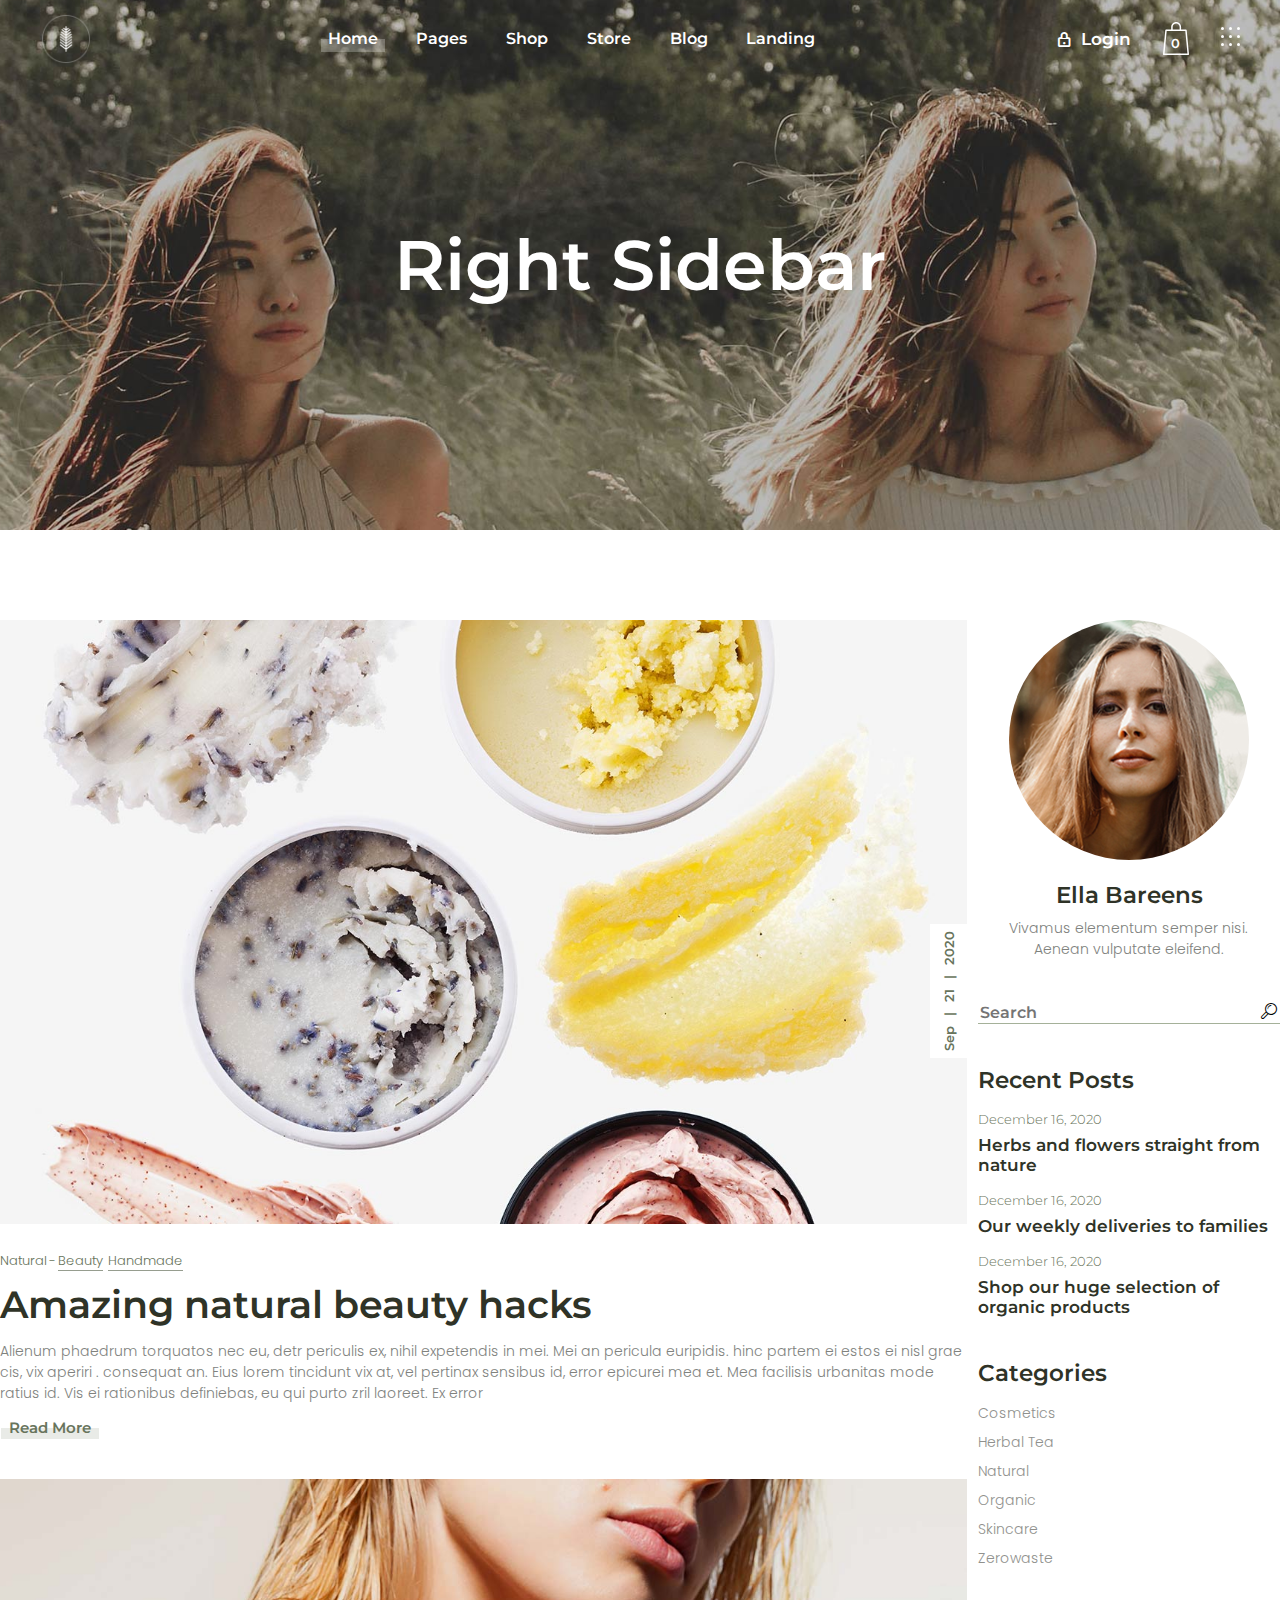
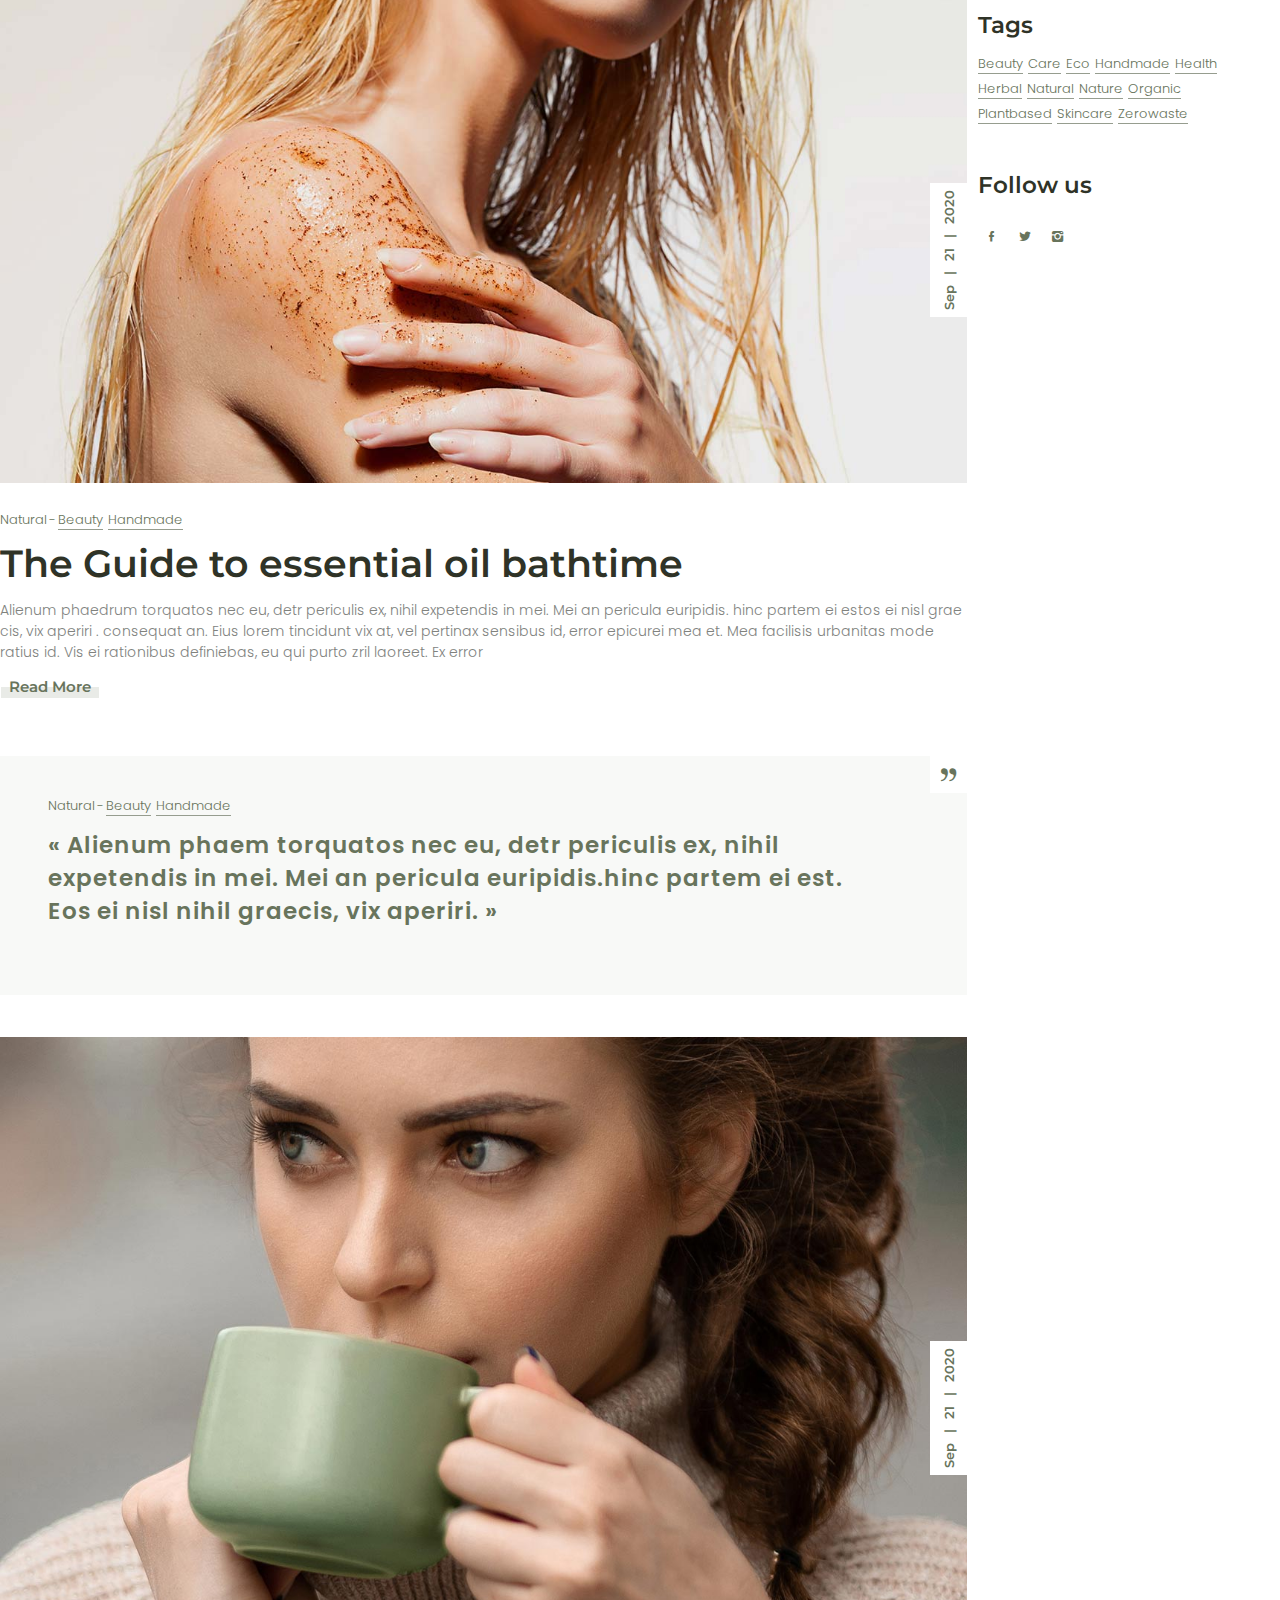
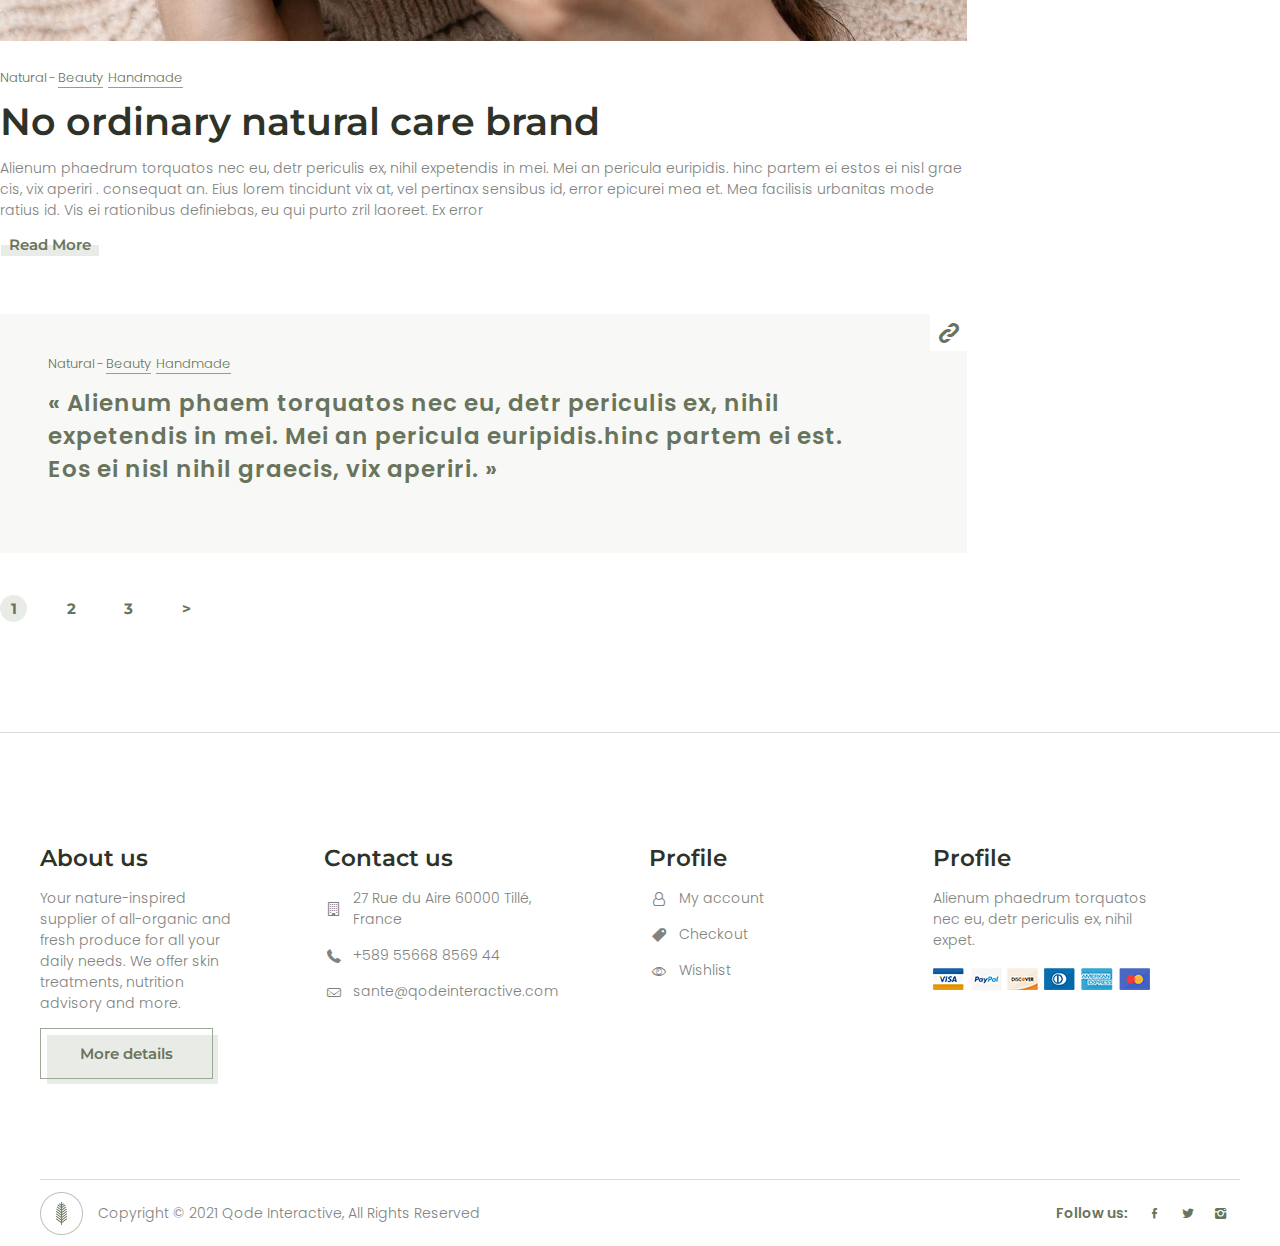
<file: blog.html>
<!DOCTYPE html>
<html lang="en">
<head>
    <meta charset="UTF-8">
    <meta http-equiv="X-UA-Compatible" content="IE=edge">
    <meta name="viewport" content="width=device-width, initial-scale=1.0">
    <title>Document</title>
    <link rel="preconnect" href="https://fonts.googleapis.com">
    <link rel="preconnect" href="https://fonts.gstatic.com" crossorigin>
    <link href="https://fonts.googleapis.com/css2?family=Montserrat:wght@300;400;500;600;700;800;900&display=swap"
        rel="stylesheet">
    <link href="https://fonts.googleapis.com/css2?family=Poppins:wght@300&display=swap" rel="stylesheet">
    <link rel="stylesheet" href="icon/lock/fontello.css">
    <link rel="stylesheet" href="font/quentin/stylesheet.css">
    <link rel="stylesheet" href="icon/arrow/fontello.css">
    <link rel="stylesheet" href="icon/heart/fontello.css">
    <link rel="stylesheet" href="icon/home_mail_phone/fontello.css">
    <link rel="stylesheet" href="icon/profile_icon/fontello.css">
    <link rel="stylesheet" href="icon/social_links/fontello.css">
    <link rel="stylesheet" href="icon/star/fontello.css">
    <link rel="stylesheet" href="icon/search/fontello.css">
    <link rel="stylesheet" href="icon/quotes/fontello.css">
    <link rel="stylesheet" href="icon/link/fontello.css">
    <link rel="stylesheet" href="icon/coupon/fontello.css">
    <link rel="stylesheet" href="https://unpkg.com/swiper/swiper-bundle.min.css" />
    <link rel="stylesheet" href="css/style.css">
</head>
<body>
    <header>
        <section class="navigation navigation_blog">
            <div class="navigation_wrapper">
                <div class="logo">
                    <img src="img/blog/white_logo.png" alt="">
                </div>

                <ul class="navigation_links">
                    <li>
                        <a href="#" class="nav_link nav_link-active">Home</a>
                        <div class="down_menu">
                            <ul>
                                <li>
                                    <a href="#">Main Home</a>
                                </li>
                                <li>
                                    <a href="#">Organic Food Store</a>
                                </li>
                                <li>
                                    <a href="#">Products Home</a>
                                </li>
                                <li>
                                    <a href="#">Divided Showcase</a>
                                </li>
                                <li>
                                    <a href="#">Animated Showcase</a>
                                </li>
                                <li>
                                    <a href="#">Cosmetics Home</a>
                                </li>
                                <li>
                                    <a href="#">Tea Shop Home</a>
                                </li>
                                <li>
                                    <a href="#">Organic Pasta</a>
                                </li>
                            </ul>
                        </div>
                    </li>
                    <li>
                        <a href="#" class="nav_link ">Pages</a>
                        <div class="down_menu">
                            <ul>
                                <li>
                                    <a href="#">About Us</a>
                                </li>
                                <li>
                                    <a href="#">OOur Process</a>
                                </li>
                                <li>
                                    <a href="#">Our Team</a>
                                </li>
                                <li>
                                    <a href="#">Pricing Plans</a>
                                </li>
                                <li>
                                    <a href="#">Contact Us</a>
                                </li>
                                <li>
                                    <a href="#">Coming Soon</a>
                                </li>
                                <li>
                                    <a href="#">FAQ’s</a>
                                </li>
                                <li>
                                    <a href="#">404 Error Page</a>
                                </li>
                            </ul>
                        </div>
                    </li>
                    <li>
                        <a href="#" class="nav_link">Shop</a>
                        <div class="down_menu down_menu_shop">
                            <div class="down_menu_shop_wrapper">
                                <ul>
                                    <span>Shop types</span>
                                    <li>
                                        <a href="#">About Us</a>
                                    </li>
                                    <li>
                                        <a href="#">OOur Process</a>
                                    </li>
                                    <li>
                                        <a href="#">Our Team</a>
                                    </li>
                                    <li>
                                        <a href="#">Pricing Plans</a>
                                    </li>
                                    <li>
                                        <a href="#">Contact Us</a>
                                    </li>
                                    <li>
                                        <a href="#">Coming Soon</a>
                                    </li>
                                    <li>
                                        <a href="#">FAQ’s</a>
                                    </li>
                                    <li>
                                        <a href="#">404 Error Page</a>
                                    </li>
                                </ul>
                                <ul>
                                    <span>Shop Layouts</span>
                                    <li>
                                        <a href="#">About Us</a>
                                    </li>
                                    <li>
                                        <a href="#">OOur Process</a>
                                    </li>
                                    <li>
                                        <a href="#">Our Team</a>
                                    </li>
                                    <li>
                                        <a href="#">Pricing Plans</a>
                                    </li>
                                    <li>
                                        <a href="#">Contact Us</a>
                                    </li>
                                    <li>
                                        <a href="#">Coming Soon</a>
                                    </li>
                                    <li>
                                        <a href="#">FAQ’s</a>
                                    </li>
                                    <li>
                                        <a href="#">404 Error Page</a>
                                    </li>
                                </ul>
                                <ul>
                                    <span>Product Types</span>
                                    <li>
                                        <a href="#">About Us</a>
                                    </li>
                                    <li>
                                        <a href="#">OOur Process</a>
                                    </li>
                                    <li>
                                        <a href="#">Our Team</a>
                                    </li>
                                    <li>
                                        <a href="#">Pricing Plans</a>
                                    </li>
                                    <li>
                                        <a href="#">Contact Us</a>
                                    </li>
                                    <li>
                                        <a href="#">Coming Soon</a>
                                    </li>
                                    <li>
                                        <a href="#">FAQ’s</a>
                                    </li>
                                    <li>
                                        <a href="#">404 Error Page</a>
                                    </li>
                                </ul>
                                <ul>
                                    <span>Shop Pages</span>
                                    <li>
                                        <a href="#">About Us</a>
                                    </li>
                                    <li>
                                        <a href="#">OOur Process</a>
                                    </li>
                                    <li>
                                        <a href="#">Our Team</a>
                                    </li>
                                    <li>
                                        <a href="#">Pricing Plans</a>
                                    </li>
                                    <li>
                                        <a href="#">Contact Us</a>
                                    </li>
                                    <li>
                                        <a href="#">Coming Soon</a>
                                    </li>
                                    <li>
                                        <a href="#">FAQ’s</a>
                                    </li>
                                    <li>
                                        <a href="#">404 Error Page</a>
                                    </li>
                                </ul>
                            </div>

                        </div>
                    </li>
                    <li>
                        <a href="#" class="nav_link">Store</a>
                        <div class="down_menu down_menu_store">
                            <div class="down_menu_store_wrapper">
                                <ul>
                                    <span>Shop By</span>
                                    <li>
                                        <a href="#">Body Care</a>
                                    </li>
                                    <li>
                                        <a href="#">Healthy</a>
                                    </li>
                                    <li>
                                        <a href="#">Beauty</a>
                                    </li>
                                    <li>
                                        <a href="#">Natural</a>
                                    </li>
                                    <li>
                                        <a href="#">Breakfast</a>
                                    </li>

                                </ul>

                                <div class="block_store_prod">
                                    <h2>Cosmetic Product</h2>

                                    <div class="block_store_prod_wrapper">

                                        <div class="featured_items_product prod_wrapper_item">
                                            <div class="quick_view">
                                                <div class="quick_view_wrapper">
                                                    <a href="#">
                                                        Quick View
                                                    </a>
                                                    <i class="icon-heart-empty"></i>
                                                </div>

                                            </div>
                                            <a href="#" class="img">
                                                <img src="img/prod_item/img1.png" alt="">
                                            </a>
                                            <div class="txt">
                                                <div class="name_prod">
                                                    <span>Pl Lotion</span>
                                                    <p>Beauty</p>
                                                </div>
                                                <div class="price_prod">
                                                    <div class="add_cart_btn">
                                                        <a href="#">Add to cart</a>
                                                    </div>
                                                    <span class="price">$80.00</span>
                                                </div>
                                            </div>
                                        </div>

                                        <div class="featured_items_product prod_wrapper_item">
                                            <div class="quick_view">
                                                <div class="quick_view_wrapper">
                                                    <a href="#">
                                                        Quick View
                                                    </a>
                                                    <i class="icon-heart-empty"></i>
                                                </div>

                                            </div>
                                            <a href="#" class="img">
                                                <img src="img/prod_item/img2.png" alt="">
                                            </a>
                                            <div class="txt">
                                                <div class="name_prod">
                                                    <span>Pl Serum</span>
                                                    <p>Beauty</p>
                                                </div>
                                                <div class="price_prod">
                                                    <div class="add_cart_btn">
                                                        <a href="#">Add to cart</a>
                                                    </div>
                                                    <span class="price">$73.00</span>
                                                </div>
                                            </div>
                                        </div>

                                        <div class="featured_items_product prod_wrapper_item">
                                            <div class="quick_view">
                                                <div class="quick_view_wrapper">
                                                    <a href="#">
                                                        Quick View
                                                    </a>
                                                    <i class="icon-heart-empty"></i>
                                                </div>

                                            </div>
                                            <a href="#" class="img">
                                                <img src="img/prod_item/img3.png" alt="">
                                            </a>
                                            <div class="txt">
                                                <div class="name_prod">
                                                    <span>Body Milk</span>
                                                    <p>Beauty</p>
                                                </div>
                                                <div class="price_prod">
                                                    <div class="add_cart_btn">
                                                        <a href="#">Add to cart</a>
                                                    </div>
                                                    <span class="price">$45.00</span>
                                                </div>
                                            </div>
                                        </div>

                                        <div class="featured_items_product prod_wrapper_item">
                                            <div class="quick_view">
                                                <div class="quick_view_wrapper">
                                                    <a href="#">
                                                        Quick View
                                                    </a>
                                                    <i class="icon-heart-empty"></i>
                                                </div>

                                            </div>
                                            <a href="#" class="img">
                                                <img src="img/prod_item/img4.png" alt="">
                                            </a>
                                            <div class="txt">
                                                <div class="name_prod">
                                                    <span>Eye Roll</span>
                                                    <p>Beauty</p>
                                                </div>
                                                <div class="price_prod">
                                                    <div class="add_cart_btn">
                                                        <a href="#">Add to cart</a>
                                                    </div>
                                                    <span class="price">$50.00</span>
                                                </div>
                                            </div>
                                        </div>

                                    </div>
                                </div>

                            </div>

                        </div>
                    </li>
                    <li>
                        <a href="#" class="nav_link">Blog</a>
                        <div class="down_menu down_menu_last">
                            <ul>
                                <li>
                                    <a href="#">Right Sidebar</a>
                                </li>
                                <li>
                                    <a href="#">Left Sidebar</a>
                                </li>
                                <li>
                                    <a href="#">Without Sidebar</a>
                                </li>
                                <li class="li_open">
                                    <a href="#">Single Types
                                        <i class="icon-right-open-big"></i>
                                    </a>
                                    <div class="li_open_menu">
                                        <ul>
                                            <li>
                                                <a href="#">Standard Post</a>
                                            </li>
                                            <li>
                                                <a href="#">Gallery Post</a>
                                            </li>
                                            <li>
                                                <a href="#">Quote Post</a>
                                            </li>
                                            <li>
                                                <a href="#">Link Post</a>
                                            </li>
                                            <li>
                                                <a href="#">Audio Post</a>
                                            </li>
                                            <li>
                                                <a href="#">Video Post</a>
                                            </li>
                                            <li>
                                                <a href="#">No Sidebar Post</a>
                                            </li>
                                        </ul>
                                    </div>
                                </li>

                            </ul>
                        </div>
                    </li>
                    <li>
                        <a href="#" class="nav_link">Landing</a>
                    </li>
                </ul>

                <div class="user_info">

                    <a href="#" class="login">
                        <i class="icon-lock"></i>
                        <span>Login</span>
                    </a>

                    <a href="#" class="basket">
                        <svg version="1.1" xmlns="http://www.w3.org/2000/svg" xmlns:xlink="http://www.w3.org/1999/xlink"
                            x="0px" y="0px" width="100%" height="100%" viewBox="0 0 101.029 128.034"
                            enable-background="new 0 0 101.029 128.034" xml:space="preserve">
                            <path
                                d="M92.168,31.617c-0.143-1.475-1.382-2.604-2.864-2.604H70.343v-9.748C70.343,8.641,61.697,0,51.076,0
                                    C40.451,0,31.806,8.641,31.806,19.266v9.748h-20.08c-1.482,0-2.723,1.129-2.865,2.604l-8.849,93.27
                                    c-0.073,0.808,0.19,1.608,0.739,2.208c0.544,0.599,1.318,0.939,2.125,0.939h95.276c0.808,0,1.581-0.341,2.126-0.939
                                    c0.549-0.6,0.813-1.4,0.738-2.208L92.168,31.617z M37.561,19.266c0-7.451,6.062-13.516,13.516-13.516
                                    c7.449,0,13.512,6.065,13.512,13.516v9.748H37.561V19.266z M6.04,122.283l8.3-87.518h20.343h32.783h19.223l8.301,87.518H6.04z">
                            </path>
                        </svg>
                        <span class="count_basket_prod">0</span>
                        <div class="basket_down_menu">
                            <ul>
                                <li>
                                    <p>No products in the cart.</p>
                                </li>
                            </ul>
                        </div>
                    </a>

                    <a href="#" class="search">
                        <svg class="qodef-svg-opener" version="1.1" xmlns="http://www.w3.org/2000/svg" x="0px" y="0px"
                            width="19px" height="19px" viewBox="0 0 19 19" enable-background="#fff"
                            xml:space="preserve">
                            <circle cx="1.5" cy="1.5" r="1.5"></circle>
                            <circle cx="9.5" cy="1.5" r="1.5"></circle>
                            <circle cx="17.5" cy="1.5" r="1.5"></circle>
                            <circle cx="1.5" cy="9.5" r="1.5" class="anim1"></circle>
                            <circle cx="9.5" cy="9.5" r="1.5"></circle>
                            <circle cx="17.5" cy="9.5" r="1.5"></circle>
                            <circle cx="1.5" cy="17.5" r="1.5" class="anim2"></circle>
                            <circle cx="9.5" cy="17.5" r="1.5" class="anim3"></circle>
                            <circle cx="17.5" cy="17.5" r="1.5"></circle>
                        </svg>

                    </a>
                    <div class="secrch_block_menu">
                        <div class="btn_close_searchMenu ">
                            <svg class="qodef-svg-closer" xmlns="http://www.w3.org/2000/svg"
                                enable-background="new 0 0 19 19" viewBox="0 0 19 19" x="0px" y="0px" width="19px"
                                height="19px" xml:space="preserve" version="1.1">
                                <circle cx="1.5" cy="1.5" r="1.5"></circle>
                                <circle cx="9.5" cy="1.5" r="1.5" class="anim_btn1"></circle>
                                <circle cx="17.5" cy="1.5" r="1.5" class="anim_btn2"></circle>
                                <circle cx="9.5" cy="9.5" r="1.5"></circle>
                                <circle cx="17.5" cy="9.5" r="1.5" class="anim_btn3"></circle>
                                <circle cx="17.5" cy="17.5" r="1.5"></circle>
                            </svg>
                        </div>



                        <div class="top">
                            <div class="secrch_menu_title">
                                <span>Welcome</span>
                                <h2>Organic products</h2>
                                <p>Advertising is the way great brands get to be great brands prospectum sociis natoque.
                                </p>
                            </div>
                            <form action="#">
                                <div class="search_input">
                                    <input type="txt" name="search" placeholder="Search">
                                    <button>
                                        <i class="icon-search"></i>
                                    </button>

                                </div>

                            </form>
                        </div>


                        <div class="bot">
                            <h3>Follow and socialize with us</h3>
                            <div class="follow">

                                <a href="#"> <i class="icon-facebook"></i> </a>
                                <a href="#"> <i class="icon-twitter"></i> </a>
                                <a href="#"> <i class="icon-instagram"></i> </a>
                            </div>
                        </div>
                    </div>
                </div>
            </div>
        </section>
    </header>

    <main>
        <section class="about_us_title blog_title">
            <h1 class="title">Right Sidebar</h1>
        </section>

        <section class="blog_content">
            <div class="blog_content_wrapper">

                <div class="blog_right_content">

                    <div class="img_blog_content">
                        <a href="#">
                            <img src="img/blog/blog_content_img.jpg" alt="">
                        </a>
                        <div class="date">
                            <span>Sep</span>
                            <span class="date_line">|</span>
                            <span>21</span>
                            <span class="date_line">|</span>
                            <span>2020</span>
                        </div>
                    </div>

                    <div class="txt_blog_content">
                        <div class="top_text_links">
                            <span>Natural</span>
                            <a href="#">Beauty</a>
                            <a href="#">Handmade</a>
                        </div>
                        <h3>Amazing natural beauty hacks</h3>
                        <p>
                            Alienum phaedrum torquatos nec eu, detr periculis ex, nihil expetendis in mei. Mei an pericula euripidis. hinc partem ei estos ei nisl grae cis, vix aperiri . consequat an. Eius lorem tincidunt vix at, vel pertinax sensibus id, error epicurei mea et. Mea facilisis urbanitas mode ratius id. Vis ei rationibus definiebas, eu qui purto zril laoreet. Ex error
                        </p>
                        <a href="#" class="read_more">
                            Read More
                        </a>
                    </div>

                    <div class="img_blog_content">
                        <a href="#">
                            <img src="img/blog/blog_content_img2.jpg" alt="">
                        </a>
                        <div class="date">
                            <span>Sep</span>
                            <span class="date_line">|</span>
                            <span>21</span>
                            <span class="date_line">|</span>
                            <span>2020</span>
                        </div>
                    </div>

                    <div class="txt_blog_content">
                        <div class="top_text_links">
                            <span>Natural</span>
                            <a href="#">Beauty</a>
                            <a href="#">Handmade</a>
                        </div>
                        <h3>The Guide to essential oil bathtime</h3>
                        <p>
                            Alienum phaedrum torquatos nec eu, detr periculis ex, nihil expetendis in mei. Mei an pericula euripidis. hinc partem ei estos ei nisl grae cis, vix aperiri . consequat an. Eius lorem tincidunt vix at, vel pertinax sensibus id, error epicurei mea et. Mea facilisis urbanitas mode ratius id. Vis ei rationibus definiebas, eu qui purto zril laoreet. Ex error
                        </p>
                        <a href="#" class="read_more">
                            Read More
                        </a>


                        <div class="quote">
                            <div class="quote_icon">
                                <i class="icon-quote"></i>
                            </div>
                            <div class="top_text_links">
                                <span>Natural</span>
                                <a href="#">Beauty</a>
                                <a href="#">Handmade</a>
                            </div>

                            <p>
                                « Alienum phaem torquatos nec eu, detr periculis ex, nihil expetendis in mei. Mei an pericula euripidis.hinc partem ei est. Eos ei nisl nihil graecis, vix aperiri. »
                            </p>
                        </div>
                    </div>

                    <div class="img_blog_content">
                        <a href="#">
                            <img src="img/blog/blog_content_img3.jpg" alt="">
                        </a>
                        <div class="date">
                            <span>Sep</span>
                            <span class="date_line">|</span>
                            <span>21</span>
                            <span class="date_line">|</span>
                            <span>2020</span>
                        </div>
                    </div>

                    <div class="txt_blog_content">
                        <div class="top_text_links">
                            <span>Natural</span>
                            <a href="#">Beauty</a>
                            <a href="#">Handmade</a>
                        </div>
                        <h3>No ordinary natural care brand</h3>
                        <p>
                            Alienum phaedrum torquatos nec eu, detr periculis ex, nihil expetendis in mei. Mei an pericula euripidis. hinc partem ei estos ei nisl grae cis, vix aperiri . consequat an. Eius lorem tincidunt vix at, vel pertinax sensibus id, error epicurei mea et. Mea facilisis urbanitas mode ratius id. Vis ei rationibus definiebas, eu qui purto zril laoreet. Ex error
                        </p>
                        <a href="#" class="read_more">
                            Read More
                        </a>


                        <div class="quote">
                            <div class="quote_icon">
                                <i class="icon-link"></i>
                            </div>
                            <div class="top_text_links">
                                <span>Natural</span>
                                <a href="#">Beauty</a>
                                <a href="#">Handmade</a>
                            </div>

                            <p>
                                « Alienum phaem torquatos nec eu, detr periculis ex, nihil expetendis in mei. Mei an pericula euripidis.hinc partem ei est. Eos ei nisl nihil graecis, vix aperiri. »
                            </p>
                        </div>
                    </div>



                    <div class="pagination">
                        <ul>
                            <li class="pag_links pag_links-active">
                                <a href="#">1</a>
                            </li>
                            <li class="pag_links">
                                <a href="#">2</a>
                            </li>
                            <li class="pag_links">
                                <a href="#">3</a>
                            </li>
                            <li class="pag_links">
                                <a href="#">></a>
                            </li>
                        </ul>
                    </div>

                </div>

                <div class="blog_left_content">
                    <div class="autor">
                        <div class="photo">
                            <img src="img/blog/autor.jpg" alt="">
                        </div>
                        <span class="name">Ella Bareens</span>
                        <p>Vivamus elementum semper nisi. Aenean vulputate eleifend.</p>
                    </div>

                    <div class="blog_right_search">
                        <i class="icon-search"></i>
                        <input type="search" placeholder="Search">
                    </div>

                    <div class="recent_posts">
                        <h3>Recent Posts</h3>

                        <a class="posts">
                            <span>December 16, 2020</span>
                            <p>Herbs and flowers straight from nature</p>
                        </a>
                        <a class="posts">
                            <span>December 16, 2020</span>
                            <p>Our weekly deliveries to families</p>
                        </a>
                        <a class="posts">
                            <span>December 16, 2020</span>
                            <p>Shop our huge selection of organic products</p>
                        </a>
                    </div>
                    
                    <ul class="categories">
                        <h3>
                            Categories
                        </h3>
                        <li>
                            <a href="#">Cosmetics</a>
                        </li>
                        <li>
                            <a href="#">Herbal Tea</a>
                        </li>
                        <li>
                            <a href="#">Natural</a>
                        </li>
                        <li>
                            <a href="#">Organic</a>
                        </li>
                        <li>
                            <a href="#">Skincare</a>
                        </li>
                        <li>
                            <a href="#">Zerowaste</a>
                        </li>
                    </ul>

                    <div class="tags">
                        <h3>Tags</h3>
                        <div class="tags_wrapper">
                            <a href="#">Beauty</a>
                            <a href="#">Care</a>
                            <a href="#">Eco</a>
                            <a href="#">Handmade</a>
                            <a href="#">Health</a>
                            <a href="#">Herbal</a>
                            <a href="#">Natural</a>
                            <a href="#">Nature</a>
                            <a href="#">Organic</a>
                            <a href="#">Plantbased</a>
                            <a href="#">Skincare</a>
                            <a href="#">Zerowaste</a>
                        </div>   
                        
                    </div>

                    <div class="follow">
                        <p>Follow us</p>
                        <div class="links">
                            <a href="#"> <i class="icon-facebook"></i> </a>
                            <a href="#"> <i class="icon-twitter"></i> </a>
                            <a href="#"> <i class="icon-instagram"></i> </a>
                        </div>
                       
                    </div>
                   
                </div>
            </div>
        </section>
    </main>


    <footer>
        <section class="footer">
            <div class="footer_wrapper">

                <div class="footer_item">
                    <h3>About us</h3>
                    <p>
                        Your nature-inspired supplier of all-organic
                        and fresh produce for all your daily needs.
                        We offer skin treatments, nutrition advisory
                        and more.
                    </p>
                    <a href="#" class="more_details">
                        More details
                    </a>
                </div>
                <div class="footer_item">
                    <h3>Contact us</h3>
                    <a class="footer_links"
                        href="https://www.google.com/maps/place/27+Rue+du+Calvaire,+60000+Till%C3%A9,+France/@49.4674853,2.1140513,17z/data=!3m1!4b1!4m5!3m4!1s0x47e7070a0dade3c9:0xa6e0b3fc2525e147!8m2!3d49.4674818!4d2.11624"><i
                            class="icon-building"></i> 27 Rue du Aire 60000 Tillé, France</a>
                    <a class="footer_links" href="tel:+58955668856944"><i class="icon-phone"></i> +589 55668 8569 44</a>
                    <a class="footer_links" href="mailto:sante@qodeinteractive.com"><i class="icon-mail"></i>
                        sante@qodeinteractive.com</a>
                </div>
                <div class="footer_item">
                    <h3>Profile</h3>
                    <a class="footer_links" href="#"><i class="icon-user-o"></i> My account</a>
                    <a class="footer_links" href="#"><i class="icon-tag"></i> Checkout</a>
                    <a class="footer_links" href="#"><i class="icon-eye"></i> Wishlist</a>
                </div>
                <div class="footer_item">
                    <h3>Profile</h3>
                    <p>Alienum phaedrum torquatos nec eu, detr periculis ex, nihil expet.</p>
                    <img src="img/footer/img1.png" alt="">
                </div>
            </div>
            <div class="footer_bot_wrapper">
                <div class="logo">
                    <img src="img/footer/footer_logo.png" alt="">
                    <p>Copyright © 2021 Qode Interactive, All Rights Reserved</p>
                </div>
                <div class="follow">
                    <p>Follow us:</p>
                    <a href="#"> <i class="icon-facebook"></i> </a>
                    <a href="#"> <i class="icon-twitter"></i> </a>
                    <a href="#"> <i class="icon-instagram"></i> </a>
                </div>
            </div>
        </section>
    </footer>


    <script src="https://code.jquery.com/jquery-3.6.0.min.js"
        integrity="sha256-/xUj+3OJU5yExlq6GSYGSHk7tPXikynS7ogEvDej/m4=" crossorigin="anonymous"></script>
    <script src="https://unpkg.com/swiper/swiper-bundle.min.js"></script>
    <script src="js/script.js"></script>
</body>
</html>
</file>
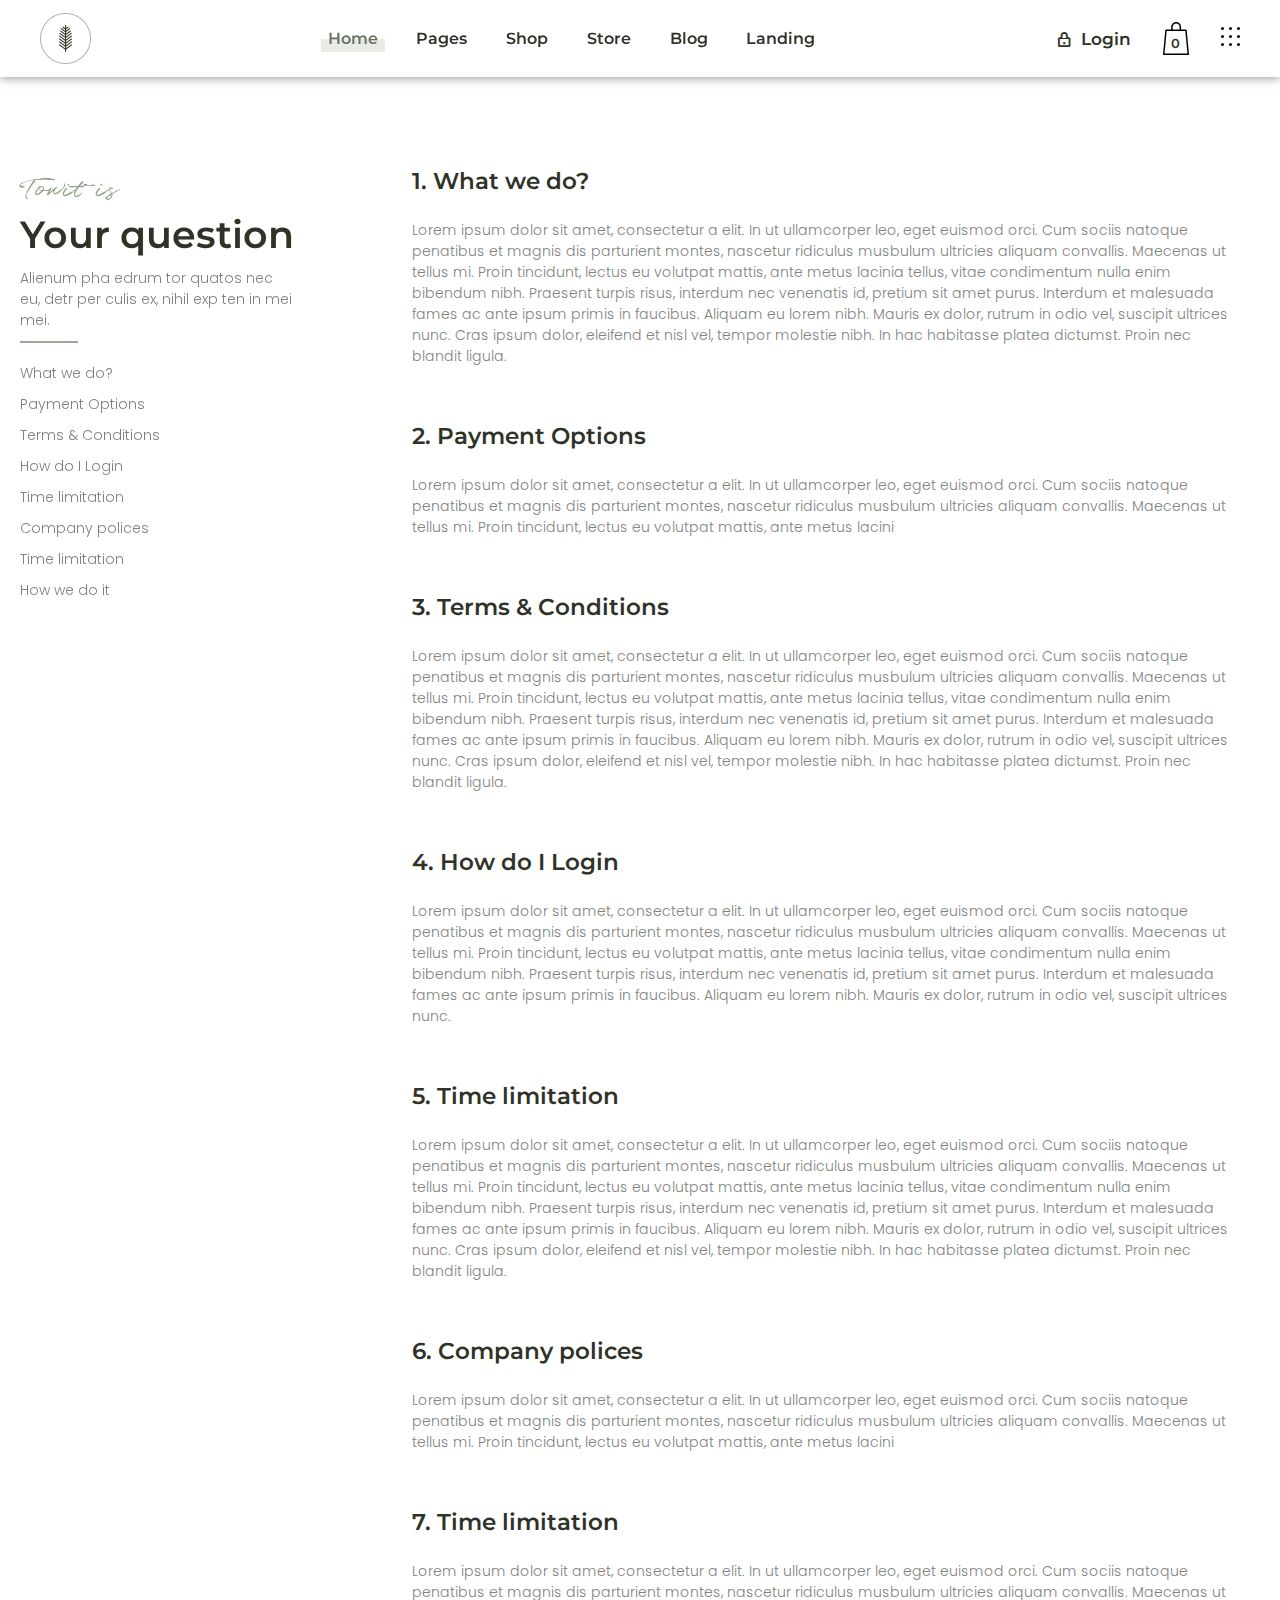
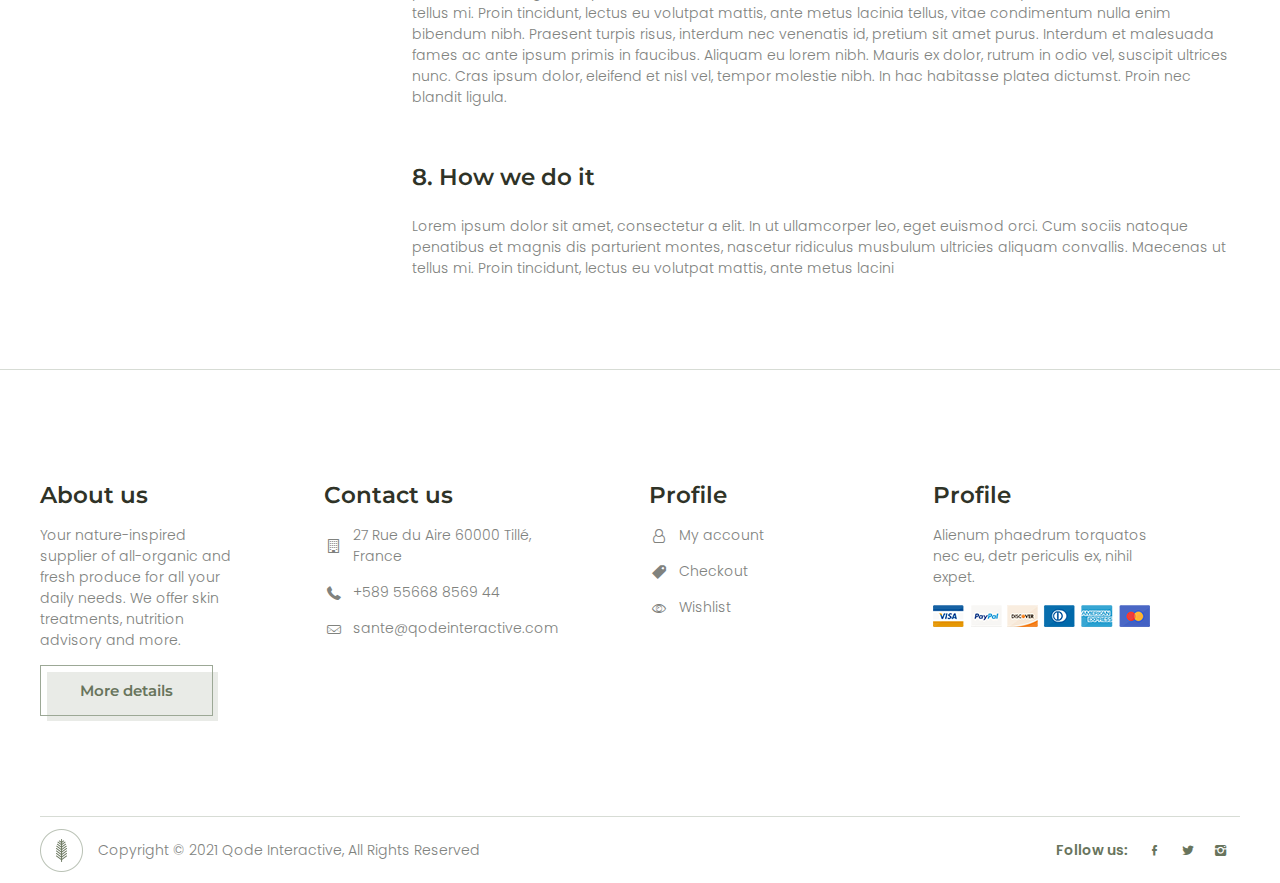
<file: faq.html>
<!DOCTYPE html>
<html lang="en">
<head>
    <meta charset="UTF-8">
    <meta http-equiv="X-UA-Compatible" content="IE=edge">
    <meta name="viewport" content="width=device-width, initial-scale=1.0">
    <title>Document</title>
    <link rel="preconnect" href="https://fonts.googleapis.com">
    <link rel="preconnect" href="https://fonts.gstatic.com" crossorigin>
    <link href="https://fonts.googleapis.com/css2?family=Montserrat:wght@300;400;500;600;700;800;900&display=swap" rel="stylesheet">
    <link href="https://fonts.googleapis.com/css2?family=Poppins:wght@300&display=swap" rel="stylesheet">
    <link rel="stylesheet" href="icon/lock/fontello.css">
    <link rel="stylesheet" href="font/quentin/stylesheet.css">
    <link rel="stylesheet" href="icon/arrow/fontello.css">
    <link rel="stylesheet" href="icon/heart/fontello.css">
    <link rel="stylesheet" href="icon/home_mail_phone/fontello.css">
    <link rel="stylesheet" href="icon/profile_icon/fontello.css">
    <link rel="stylesheet" href="icon/social_links/fontello.css">
    <link rel="stylesheet" href="icon/search/fontello.css">
    <link rel="stylesheet" href="https://unpkg.com/swiper/swiper-bundle.min.css" />
    <link rel="stylesheet" href="css/style.css">
</head>
<body>
    <header>
        <section class="navigation navigation_shodow">
                <div class="navigation_wrapper">
                    <div class="logo">
                        <img src="img/logo.png" alt="">
                    </div>
                   
                    <ul class="navigation_links">
                        <li>
                            <a href="#" class="nav_link nav_link-active">Home</a>
                            <div class="down_menu">
                                <ul>
                                    <li>
                                        <a href="#">Main Home</a>
                                    </li>
                                    <li>
                                        <a href="#">Organic Food Store</a>
                                    </li>
                                    <li>
                                        <a href="#">Products Home</a>
                                    </li>
                                    <li>
                                        <a href="#">Divided Showcase</a>
                                    </li>
                                    <li>
                                        <a href="#">Animated Showcase</a>
                                    </li>
                                    <li>
                                        <a href="#">Cosmetics Home</a>
                                    </li>
                                    <li>
                                        <a href="#">Tea Shop Home</a>
                                    </li>
                                    <li>
                                        <a href="#">Organic Pasta</a>
                                    </li>
                                </ul>
                            </div>
                        </li>
                        <li>
                            <a href="#" class="nav_link ">Pages</a>
                            <div class="down_menu">
                                <ul>
                                    <li>
                                        <a href="#">About Us</a>
                                    </li>
                                    <li>
                                        <a href="#">OOur Process</a>
                                    </li>
                                    <li>
                                        <a href="#">Our Team</a>
                                    </li>
                                    <li>
                                        <a href="#">Pricing Plans</a>
                                    </li>
                                    <li>
                                        <a href="#">Contact Us</a>
                                    </li>
                                    <li>
                                        <a href="#">Coming Soon</a>
                                    </li>
                                    <li>
                                        <a href="#">FAQ’s</a>
                                    </li>
                                    <li>
                                        <a href="#">404 Error Page</a>
                                    </li>
                                </ul>
                            </div>
                        </li>
                        <li>
                            <a href="#" class="nav_link">Shop</a>
                            <div class="down_menu down_menu_shop">
                                <div class="down_menu_shop_wrapper">
                                    <ul>
                                        <span>Shop types</span>
                                        <li>
                                            <a href="#">About Us</a>
                                        </li>
                                        <li>
                                            <a href="#">OOur Process</a>
                                        </li>
                                        <li>
                                            <a href="#">Our Team</a>
                                        </li>
                                        <li>
                                            <a href="#">Pricing Plans</a>
                                        </li>
                                        <li>
                                            <a href="#">Contact Us</a>
                                        </li>
                                        <li>
                                            <a href="#">Coming Soon</a>
                                        </li>
                                        <li>
                                            <a href="#">FAQ’s</a>
                                        </li>
                                        <li>
                                            <a href="#">404 Error Page</a>
                                        </li>
                                    </ul>
                                    <ul>
                                        <span>Shop Layouts</span>
                                        <li>
                                            <a href="#">About Us</a>
                                        </li>
                                        <li>
                                            <a href="#">OOur Process</a>
                                        </li>
                                        <li>
                                            <a href="#">Our Team</a>
                                        </li>
                                        <li>
                                            <a href="#">Pricing Plans</a>
                                        </li>
                                        <li>
                                            <a href="#">Contact Us</a>
                                        </li>
                                        <li>
                                            <a href="#">Coming Soon</a>
                                        </li>
                                        <li>
                                            <a href="#">FAQ’s</a>
                                        </li>
                                        <li>
                                            <a href="#">404 Error Page</a>
                                        </li>
                                    </ul>
                                    <ul>
                                        <span>Product Types</span>
                                        <li>
                                            <a href="#">About Us</a>
                                        </li>
                                        <li>
                                            <a href="#">OOur Process</a>
                                        </li>
                                        <li>
                                            <a href="#">Our Team</a>
                                        </li>
                                        <li>
                                            <a href="#">Pricing Plans</a>
                                        </li>
                                        <li>
                                            <a href="#">Contact Us</a>
                                        </li>
                                        <li>
                                            <a href="#">Coming Soon</a>
                                        </li>
                                        <li>
                                            <a href="#">FAQ’s</a>
                                        </li>
                                        <li>
                                            <a href="#">404 Error Page</a>
                                        </li>
                                    </ul>
                                    <ul>
                                        <span>Shop Pages</span>
                                        <li>
                                            <a href="#">About Us</a>
                                        </li>
                                        <li>
                                            <a href="#">OOur Process</a>
                                        </li>
                                        <li>
                                            <a href="#">Our Team</a>
                                        </li>
                                        <li>
                                            <a href="#">Pricing Plans</a>
                                        </li>
                                        <li>
                                            <a href="#">Contact Us</a>
                                        </li>
                                        <li>
                                            <a href="#">Coming Soon</a>
                                        </li>
                                        <li>
                                            <a href="#">FAQ’s</a>
                                        </li>
                                        <li>
                                            <a href="#">404 Error Page</a>
                                        </li>
                                    </ul>
                                </div>
                               
                            </div>
                        </li>
                        <li>
                            <a href="#" class="nav_link">Store</a>
                            <div class="down_menu down_menu_store">
                                <div class="down_menu_store_wrapper">
                                    <ul>
                                        <span>Shop By</span>
                                        <li>
                                            <a href="#">Body Care</a>
                                        </li>
                                        <li>
                                            <a href="#">Healthy</a>
                                        </li>
                                        <li>
                                            <a href="#">Beauty</a>
                                        </li>
                                        <li>
                                            <a href="#">Natural</a>
                                        </li>
                                        <li>
                                            <a href="#">Breakfast</a>
                                        </li>
                                        
                                    </ul>

                                    <div class="block_store_prod">
                                        <h2>Cosmetic Product</h2>

                                        <div class="block_store_prod_wrapper">

                                            <div class="featured_items_product prod_wrapper_item">
                                                <div class="quick_view">
                                                    <div class="quick_view_wrapper">
                                                        <a href="#">
                                                            Quick View 
                                                        </a>
                                                        <i class="icon-heart-empty"></i>
                                                    </div>
                                                   
                                                </div>
                                                <a href="#" class="img">
                                                    <img src="img/prod_item/img1.png" alt="">
                                                </a>
                                                <div class="txt">
                                                    <div class="name_prod">
                                                        <span>Pl Lotion</span>
                                                        <p>Beauty</p>
                                                    </div>
                                                    <div class="price_prod">
                                                        <div class="add_cart_btn">
                                                            <a href="#">Add to cart</a>
                                                        </div>
                                                        <span class="price">$80.00</span>
                                                    </div>
                                                </div>
                                            </div>

                                            <div class="featured_items_product prod_wrapper_item">
                                                <div class="quick_view">
                                                    <div class="quick_view_wrapper">
                                                        <a href="#">
                                                            Quick View 
                                                        </a>
                                                        <i class="icon-heart-empty"></i>
                                                    </div>
                                                   
                                                </div>
                                                <a href="#" class="img">
                                                    <img src="img/prod_item/img2.png" alt="">
                                                </a>
                                                <div class="txt">
                                                    <div class="name_prod">
                                                        <span>Pl Serum</span>
                                                        <p>Beauty</p>
                                                    </div>
                                                    <div class="price_prod">
                                                        <div class="add_cart_btn">
                                                            <a href="#">Add to cart</a>
                                                        </div>
                                                        <span class="price">$73.00</span>
                                                    </div>
                                                </div>
                                            </div>

                                            <div class="featured_items_product prod_wrapper_item">
                                                <div class="quick_view">
                                                    <div class="quick_view_wrapper">
                                                        <a href="#">
                                                            Quick View 
                                                        </a>
                                                        <i class="icon-heart-empty"></i>
                                                    </div>
                                                   
                                                </div>
                                                <a href="#" class="img">
                                                    <img src="img/prod_item/img3.png" alt="">
                                                </a>
                                                <div class="txt">
                                                    <div class="name_prod">
                                                        <span>Body Milk</span>
                                                        <p>Beauty</p>
                                                    </div>
                                                    <div class="price_prod">
                                                        <div class="add_cart_btn">
                                                            <a href="#">Add to cart</a>
                                                        </div>
                                                        <span class="price">$45.00</span>
                                                    </div>
                                                </div>
                                            </div>

                                            <div class="featured_items_product prod_wrapper_item">
                                                <div class="quick_view">
                                                    <div class="quick_view_wrapper">
                                                        <a href="#">
                                                            Quick View 
                                                        </a>
                                                        <i class="icon-heart-empty"></i>
                                                    </div>
                                                   
                                                </div>
                                                <a href="#" class="img">
                                                    <img src="img/prod_item/img4.png" alt="">
                                                </a>
                                                <div class="txt">
                                                    <div class="name_prod">
                                                        <span>Eye Roll</span>
                                                        <p>Beauty</p>
                                                    </div>
                                                    <div class="price_prod">
                                                        <div class="add_cart_btn">
                                                            <a href="#">Add to cart</a>
                                                        </div>
                                                        <span class="price">$50.00</span>
                                                    </div>
                                                </div>
                                            </div>

                                        </div>
                                    </div>
                                    
                                </div>
                               
                            </div>
                        </li>
                        <li>
                            <a href="#" class="nav_link">Blog</a>
                            <div class="down_menu down_menu_last">
                                <ul>
                                    <li>
                                        <a href="#">Right Sidebar</a>
                                    </li>
                                    <li>
                                        <a href="#">Left Sidebar</a>
                                    </li>
                                    <li>
                                        <a href="#">Without Sidebar</a>
                                    </li>
                                    <li class="li_open">
                                        <a href="#">Single Types
                                            <i class="icon-right-open-big"></i>
                                        </a>
                                        <div class="li_open_menu">
                                            <ul>
                                                <li>
                                                    <a href="#">Standard Post</a>
                                                </li>
                                                <li>
                                                    <a href="#">Gallery Post</a>
                                                </li>
                                                <li>
                                                    <a href="#">Quote Post</a>
                                                </li>
                                                <li>
                                                    <a href="#">Link Post</a>
                                                </li>
                                                <li>
                                                    <a href="#">Audio Post</a>
                                                </li>
                                                <li>
                                                    <a href="#">Video Post</a>
                                                </li>
                                                <li>
                                                    <a href="#">No Sidebar Post</a>
                                                </li>
                                            </ul>
                                        </div>
                                    </li>
                                   
                                </ul>
                            </div>
                        </li>
                        <li>
                            <a href="#" class="nav_link">Landing</a>
                        </li>
                    </ul>
                    
                    <div class="user_info">

                        <a href="#" class="login">
                            <i class="icon-lock"></i>
                            <span>Login</span>
                        </a>

                        <a href="#" class="basket">
                            <svg version="1.1" xmlns="http://www.w3.org/2000/svg" xmlns:xlink="http://www.w3.org/1999/xlink" x="0px" y="0px" width="100%" height="100%" viewBox="0 0 101.029 128.034" enable-background="new 0 0 101.029 128.034" xml:space="preserve">
                                <path d="M92.168,31.617c-0.143-1.475-1.382-2.604-2.864-2.604H70.343v-9.748C70.343,8.641,61.697,0,51.076,0
                                    C40.451,0,31.806,8.641,31.806,19.266v9.748h-20.08c-1.482,0-2.723,1.129-2.865,2.604l-8.849,93.27
                                    c-0.073,0.808,0.19,1.608,0.739,2.208c0.544,0.599,1.318,0.939,2.125,0.939h95.276c0.808,0,1.581-0.341,2.126-0.939
                                    c0.549-0.6,0.813-1.4,0.738-2.208L92.168,31.617z M37.561,19.266c0-7.451,6.062-13.516,13.516-13.516
                                    c7.449,0,13.512,6.065,13.512,13.516v9.748H37.561V19.266z M6.04,122.283l8.3-87.518h20.343h32.783h19.223l8.301,87.518H6.04z"></path>
                            </svg>
                            <span class="count_basket_prod">0</span>
                            <div class="basket_down_menu">
                                <ul>
                                    <li>
                                        <p>No products in the cart.</p>
                                    </li>
                                </ul>
                            </div>
                        </a>

                        <a href="#" class="search">
                            <svg class="qodef-svg-opener" version="1.1" xmlns="http://www.w3.org/2000/svg" x="0px" y="0px" width="19px" height="19px" viewBox="0 0 19 19" enable-background="new 0 0 19 19" xml:space="preserve">
                                <circle cx="1.5" cy="1.5" r="1.5"></circle>
                                <circle cx="9.5" cy="1.5" r="1.5"></circle>
                                <circle cx="17.5" cy="1.5" r="1.5"></circle>
                                <circle cx="1.5" cy="9.5" r="1.5" class="anim1"></circle>
                                <circle cx="9.5" cy="9.5" r="1.5"></circle>
                                <circle cx="17.5" cy="9.5" r="1.5"></circle>
                                <circle cx="1.5" cy="17.5" r="1.5" class="anim2"></circle>
                                <circle cx="9.5" cy="17.5" r="1.5" class="anim3"></circle>
                                <circle cx="17.5" cy="17.5" r="1.5"></circle>
                            </svg>

                        </a>
                        <div class="secrch_block_menu">
                            <div class="btn_close_searchMenu ">
                                <svg class="qodef-svg-closer" xmlns="http://www.w3.org/2000/svg" enable-background="new 0 0 19 19" viewBox="0 0 19 19" x="0px" y="0px" width="19px" height="19px" xml:space="preserve" version="1.1">
                                    <circle cx="1.5" cy="1.5" r="1.5"></circle>
                                    <circle cx="9.5" cy="1.5" r="1.5" class="anim_btn1"></circle>
                                    <circle cx="17.5" cy="1.5" r="1.5" class="anim_btn2"></circle>
                                    <circle cx="9.5" cy="9.5" r="1.5"></circle>
                                    <circle cx="17.5" cy="9.5" r="1.5" class="anim_btn3"></circle>
                                    <circle cx="17.5" cy="17.5" r="1.5"></circle>
                                </svg>
                            </div>



                            <div class="top">
                                <div class="secrch_menu_title">
                                    <span>Welcome</span>
                                    <h2>Organic products</h2>
                                    <p>Advertising is the way great brands get to be great brands prospectum sociis natoque.</p>
                                </div>
                                <form action="#">
                                    <div class="search_input">
                                        <input type="txt" name="search" placeholder="Search">
                                        <button>
                                            <i class="icon-search"></i>
                                        </button>
                                        
                                    </div>
                                    
                                </form>
                            </div>
                           

                            <div class="bot">
                                <h3>Follow and socialize with us</h3>
                                <div class="follow">
                                    
                                    <a href="#"> <i class="icon-facebook"></i> </a>
                                    <a href="#"> <i class="icon-twitter"></i> </a>
                                    <a href="#"> <i class="icon-instagram"></i> </a>
                                </div>
                            </div>
                        </div>
                    </div>
                </div>
        </section>
    </header>

    <main>
        <section class="faq">
           

            <div class="faq_body">
                <div class="your_question">
                    <div class="your_question_body">
                        <span>Towit is</span>
                        <h2>Your question</h2>
                        <p>
                            Alienum pha edrum tor quatos nec eu, 
                            detr per culis ex, nihil exp ten 
                            in mei mei.
                        </p>
                        <div class="line"></div>
                        <ul>
                            <li>
                                <a href="#answer1">What we do?</a>
                            </li>
                            <li>
                                <a href="#answer2">Payment Options</a>
                            </li>
                            <li>
                                <a href="#answer3">Terms & Conditions</a>
                            </li>
                            <li>
                                <a href="#answer4">How do I Login</a>
                            </li>
                            <li>
                                <a href="#answer5">Time limitation</a>
                            </li>
                            <li>
                                <a href="#answer6">Company polices</a>
                            </li>
                            <li>
                                <a href="#answer7">Time limitation</a>
                            </li>
                            <li>
                                <a href="#answer8">How we do it</a>
                            </li>
                        </ul>
                        
                    </div>
                    
                </div>






                <div class="our_answers">
                    <h3 id="answer1">1. What we do?</h3>
                    <p>
                        Lorem ipsum dolor sit amet, consectetur a elit. 
                        In ut ullamcorper leo, eget euismod orci. Cum 
                        sociis natoque penatibus et magnis dis parturient 
                        montes, nascetur ridiculus musbulum ultricies 
                        aliquam convallis. Maecenas ut tellus mi. Proin 
                        tincidunt, lectus eu volutpat mattis, ante metus 
                        lacinia tellus, vitae condimentum nulla enim 
                        bibendum nibh. Praesent turpis risus, interdum 
                        nec venenatis id, pretium sit amet purus. Interdum 
                        et malesuada fames ac ante ipsum primis in faucibus. 
                        Aliquam eu lorem nibh. Mauris ex dolor, rutrum in 
                        odio vel, suscipit ultrices nunc. Cras ipsum dolor, 
                        eleifend et nisl vel, tempor molestie nibh. In hac 
                        habitasse platea dictumst. Proin nec blandit ligula.
                    </p>

                    <h3 id="answer2">2. Payment Options</h3>
                    <p>
                        Lorem ipsum dolor sit amet, consectetur a elit. 
                        In ut ullamcorper leo, eget euismod orci. Cum sociis 
                        natoque penatibus et magnis dis parturient montes, 
                        nascetur ridiculus musbulum ultricies aliquam convallis.
                        Maecenas ut tellus mi. Proin tincidunt, lectus eu 
                        volutpat mattis, ante metus lacini
                    </p>

                    <h3 id="answer3">3. Terms & Conditions</h3>
                    <p>
                        Lorem ipsum dolor sit amet, consectetur a elit. 
                        In ut ullamcorper leo, eget euismod orci. Cum sociis 
                        natoque penatibus et magnis dis parturient montes, nascetur 
                        ridiculus musbulum ultricies aliquam convallis. Maecenas 
                        ut tellus mi. Proin tincidunt, lectus eu volutpat mattis, 
                        ante metus lacinia tellus, vitae condimentum nulla enim 
                        bibendum nibh. Praesent turpis risus, interdum nec venenatis 
                        id, pretium sit amet purus. Interdum et malesuada fames ac ante 
                        ipsum primis in faucibus. Aliquam eu lorem nibh. Mauris ex dolor, 
                        rutrum in odio vel, suscipit ultrices nunc. Cras ipsum dolor, 
                        eleifend et nisl vel, tempor molestie nibh. In hac habitasse 
                        platea dictumst. Proin nec blandit ligula.
                    </p>

                    <h3 id="answer4">4. How do I Login</h3>
                    <p>
                        Lorem ipsum dolor sit amet, consectetur a elit. 
                        In ut ullamcorper leo, eget euismod orci. Cum sociis 
                        natoque penatibus et magnis dis parturient montes, nascetur 
                        ridiculus musbulum ultricies aliquam convallis. Maecenas 
                        ut tellus mi. Proin tincidunt, lectus eu volutpat mattis, 
                        ante metus lacinia tellus, vitae condimentum nulla enim bibendum 
                        nibh. Praesent turpis risus, interdum nec venenatis id, pretium 
                        sit amet purus. Interdum et malesuada fames ac ante ipsum primis 
                        in faucibus. Aliquam eu lorem nibh. Mauris ex dolor, rutrum in 
                        odio vel, suscipit ultrices nunc.
                    </p>

                    <h3 id="answer5">5. Time limitation</h3>
                    <p>
                        Lorem ipsum dolor sit amet, consectetur a elit. In ut ullamcorper 
                        leo, eget euismod orci. Cum sociis natoque penatibus et magnis dis 
                        parturient montes, nascetur ridiculus musbulum ultricies aliquam convallis. 
                        Maecenas ut tellus mi. Proin tincidunt, lectus eu volutpat mattis, 
                        ante metus lacinia tellus, vitae condimentum nulla enim bibendum nibh. 
                        Praesent turpis risus, interdum nec venenatis id, pretium sit amet purus. 
                        Interdum et malesuada fames ac ante ipsum primis in faucibus. Aliquam 
                        eu lorem nibh. Mauris ex dolor, rutrum in odio vel, suscipit ultrices 
                        nunc. Cras ipsum dolor, eleifend et nisl vel, tempor molestie nibh. In 
                        hac habitasse platea dictumst. Proin nec blandit ligula.
                    </p>

                    <h3 id="answer6">6. Company polices</h3>
                    <p>
                        Lorem ipsum dolor sit amet, consectetur a elit. In ut ullamcorper 
                        leo, eget euismod orci. Cum sociis natoque penatibus et magnis dis 
                        parturient montes, nascetur ridiculus musbulum ultricies aliquam convallis. 
                        Maecenas ut tellus mi. Proin tincidunt, lectus eu volutpat mattis, 
                        ante metus lacini
                    </p>

                    <h3 id="answer7">7. Time limitation</h3>
                    <p>
                        Lorem ipsum dolor sit amet, consectetur a elit. In ut ullamcorper 
                        leo, eget euismod orci. Cum sociis natoque penatibus et magnis dis 
                        parturient montes, nascetur ridiculus musbulum ultricies aliquam convallis. 
                        Maecenas ut tellus mi. Proin tincidunt, lectus eu volutpat mattis, 
                        ante metus lacinia tellus, vitae condimentum nulla enim bibendum nibh. 
                        Praesent turpis risus, interdum nec venenatis id, pretium sit amet purus. 
                        Interdum et malesuada fames ac ante ipsum primis in faucibus. Aliquam 
                        eu lorem nibh. Mauris ex dolor, rutrum in odio vel, suscipit ultrices 
                        nunc. Cras ipsum dolor, eleifend et nisl vel, tempor molestie nibh. In 
                        hac habitasse platea dictumst. Proin nec blandit ligula.
                    </p>

                    <h3 id="answer8">8. How we do it</h3>
                    <p>
                        Lorem ipsum dolor sit amet, consectetur a elit. In ut ullamcorper 
                        leo, eget euismod orci. Cum sociis natoque penatibus et magnis dis 
                        parturient montes, nascetur ridiculus musbulum ultricies aliquam convallis. 
                        Maecenas ut tellus mi. Proin tincidunt, lectus eu volutpat mattis, 
                        ante metus lacini
                    </p>
                </div>
            </div>

        </section>
       
        
    </main>

    <footer>
        <section class="footer">
            <div class="footer_wrapper">

                <div class="footer_item">
                    <h3>About us</h3>
                    <p>
                        Your nature-inspired supplier of all-organic 
                        and fresh produce for all your daily needs. 
                        We offer skin treatments, nutrition advisory 
                        and more.
                    </p>
                    <a href="#" class="more_details">
                        More details
                    </a>
                </div>
                <div class="footer_item">
                    <h3>Contact us</h3>
                   <a class="footer_links" href="https://www.google.com/maps/place/27+Rue+du+Calvaire,+60000+Till%C3%A9,+France/@49.4674853,2.1140513,17z/data=!3m1!4b1!4m5!3m4!1s0x47e7070a0dade3c9:0xa6e0b3fc2525e147!8m2!3d49.4674818!4d2.11624"><i class="icon-building"></i> 27 Rue du Aire 60000 Tillé, France</a>
                   <a class="footer_links" href="tel:+58955668856944"><i class="icon-phone"></i> +589 55668 8569 44</a>
                   <a class="footer_links" href="mailto:sante@qodeinteractive.com"><i class="icon-mail"></i> sante@qodeinteractive.com</a>
                </div>
                <div class="footer_item">
                    <h3>Profile</h3>
                   <a class="footer_links" href="#"><i class="icon-user-o"></i> My account</a>
                   <a class="footer_links" href="#"><i class="icon-tag"></i> Checkout</a>
                   <a class="footer_links" href="#"><i class="icon-eye"></i> Wishlist</a>
                </div>
                <div class="footer_item">
                    <h3>Profile</h3>
                    <p>Alienum phaedrum torquatos nec eu, detr periculis ex, nihil expet.</p>
                    <img src="img/footer/img1.png" alt="">
                </div>
            </div>
            <div class="footer_bot_wrapper">
                <div class="logo">
                    <img src="img/footer/footer_logo.png" alt="">
                    <p>Copyright © 2021 Qode Interactive, All Rights Reserved</p>
                </div>
                <div class="follow">
                    <p>Follow us:</p>
                    <a href="#"> <i class="icon-facebook"></i> </a>
                    <a href="#"> <i class="icon-twitter"></i> </a>
                    <a href="#"> <i class="icon-instagram"></i> </a>
                </div>
            </div>
        </section>
    </footer>


    <script src="https://code.jquery.com/jquery-3.6.0.min.js" integrity="sha256-/xUj+3OJU5yExlq6GSYGSHk7tPXikynS7ogEvDej/m4=" crossorigin="anonymous"></script>
    <script src="https://unpkg.com/swiper/swiper-bundle.min.js"></script>
    <script src="js/script.js"></script>
</body>
</html>
</file>
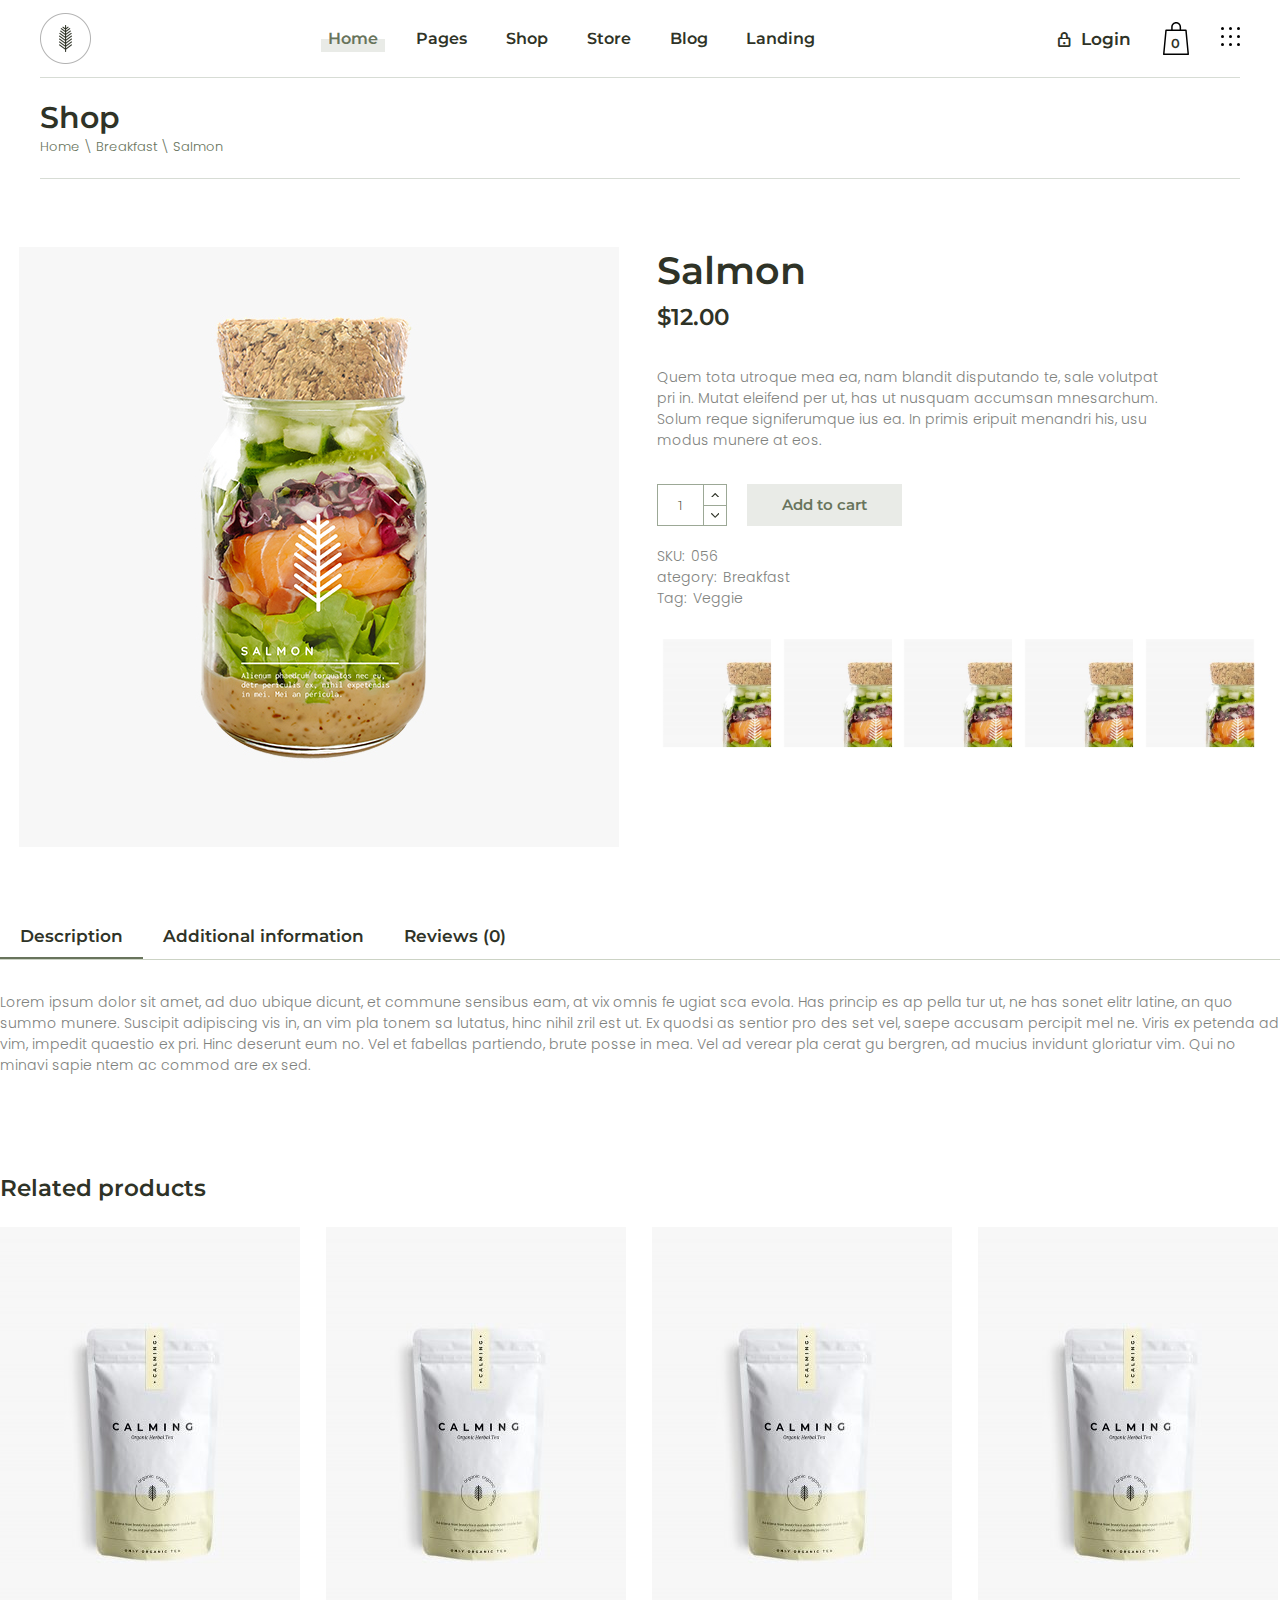
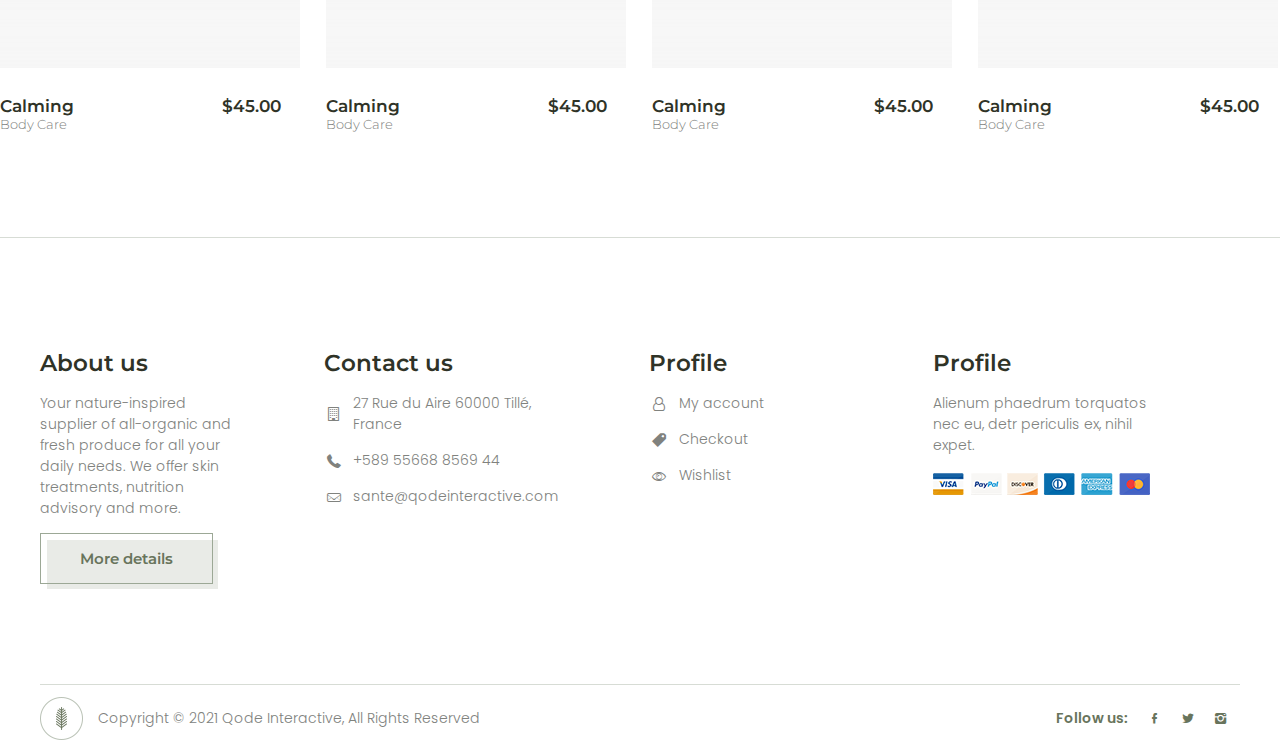
<file: prod_card.html>
<!DOCTYPE html>
<html lang="en">

<head>
    <meta charset="UTF-8">
    <meta http-equiv="X-UA-Compatible" content="IE=edge">
    <meta name="viewport" content="width=device-width, initial-scale=1.0">
    <title>Document</title>
    <link rel="preconnect" href="https://fonts.googleapis.com">
    <link rel="preconnect" href="https://fonts.gstatic.com" crossorigin>
    <link href="https://fonts.googleapis.com/css2?family=Montserrat:wght@300;400;500;600;700;800;900&display=swap"
        rel="stylesheet">
    <link href="https://fonts.googleapis.com/css2?family=Poppins:wght@300&display=swap" rel="stylesheet">
    <link rel="stylesheet" href="icon/lock/fontello.css">
    <link rel="stylesheet" href="font/quentin/stylesheet.css">
    <link rel="stylesheet" href="icon/arrow/fontello.css">
    <link rel="stylesheet" href="icon/heart/fontello.css">
    <link rel="stylesheet" href="icon/home_mail_phone/fontello.css">
    <link rel="stylesheet" href="icon/profile_icon/fontello.css">
    <link rel="stylesheet" href="icon/social_links/fontello.css">
    <link rel="stylesheet" href="icon/star/fontello.css">
    <link rel="stylesheet" href="icon/search/fontello.css">
    <link rel="stylesheet" href="https://unpkg.com/swiper/swiper-bundle.min.css" />
    <link rel="stylesheet" href="css/style.css">
</head>

<body>
    <header>
        <section class="navigation ">
            <div class="navigation_wrapper">
                <div class="logo">
                    <img src="img/logo.png" alt="">
                </div>

                <ul class="navigation_links">
                    <li>
                        <a href="#" class="nav_link nav_link-active">Home</a>
                        <div class="down_menu">
                            <ul>
                                <li>
                                    <a href="#">Main Home</a>
                                </li>
                                <li>
                                    <a href="#">Organic Food Store</a>
                                </li>
                                <li>
                                    <a href="#">Products Home</a>
                                </li>
                                <li>
                                    <a href="#">Divided Showcase</a>
                                </li>
                                <li>
                                    <a href="#">Animated Showcase</a>
                                </li>
                                <li>
                                    <a href="#">Cosmetics Home</a>
                                </li>
                                <li>
                                    <a href="#">Tea Shop Home</a>
                                </li>
                                <li>
                                    <a href="#">Organic Pasta</a>
                                </li>
                            </ul>
                        </div>
                    </li>
                    <li>
                        <a href="#" class="nav_link ">Pages</a>
                        <div class="down_menu">
                            <ul>
                                <li>
                                    <a href="#">About Us</a>
                                </li>
                                <li>
                                    <a href="#">OOur Process</a>
                                </li>
                                <li>
                                    <a href="#">Our Team</a>
                                </li>
                                <li>
                                    <a href="#">Pricing Plans</a>
                                </li>
                                <li>
                                    <a href="#">Contact Us</a>
                                </li>
                                <li>
                                    <a href="#">Coming Soon</a>
                                </li>
                                <li>
                                    <a href="#">FAQ’s</a>
                                </li>
                                <li>
                                    <a href="#">404 Error Page</a>
                                </li>
                            </ul>
                        </div>
                    </li>
                    <li>
                        <a href="#" class="nav_link">Shop</a>
                        <div class="down_menu down_menu_shop">
                            <div class="down_menu_shop_wrapper">
                                <ul>
                                    <span>Shop types</span>
                                    <li>
                                        <a href="#">About Us</a>
                                    </li>
                                    <li>
                                        <a href="#">OOur Process</a>
                                    </li>
                                    <li>
                                        <a href="#">Our Team</a>
                                    </li>
                                    <li>
                                        <a href="#">Pricing Plans</a>
                                    </li>
                                    <li>
                                        <a href="#">Contact Us</a>
                                    </li>
                                    <li>
                                        <a href="#">Coming Soon</a>
                                    </li>
                                    <li>
                                        <a href="#">FAQ’s</a>
                                    </li>
                                    <li>
                                        <a href="#">404 Error Page</a>
                                    </li>
                                </ul>
                                <ul>
                                    <span>Shop Layouts</span>
                                    <li>
                                        <a href="#">About Us</a>
                                    </li>
                                    <li>
                                        <a href="#">OOur Process</a>
                                    </li>
                                    <li>
                                        <a href="#">Our Team</a>
                                    </li>
                                    <li>
                                        <a href="#">Pricing Plans</a>
                                    </li>
                                    <li>
                                        <a href="#">Contact Us</a>
                                    </li>
                                    <li>
                                        <a href="#">Coming Soon</a>
                                    </li>
                                    <li>
                                        <a href="#">FAQ’s</a>
                                    </li>
                                    <li>
                                        <a href="#">404 Error Page</a>
                                    </li>
                                </ul>
                                <ul>
                                    <span>Product Types</span>
                                    <li>
                                        <a href="#">About Us</a>
                                    </li>
                                    <li>
                                        <a href="#">OOur Process</a>
                                    </li>
                                    <li>
                                        <a href="#">Our Team</a>
                                    </li>
                                    <li>
                                        <a href="#">Pricing Plans</a>
                                    </li>
                                    <li>
                                        <a href="#">Contact Us</a>
                                    </li>
                                    <li>
                                        <a href="#">Coming Soon</a>
                                    </li>
                                    <li>
                                        <a href="#">FAQ’s</a>
                                    </li>
                                    <li>
                                        <a href="#">404 Error Page</a>
                                    </li>
                                </ul>
                                <ul>
                                    <span>Shop Pages</span>
                                    <li>
                                        <a href="#">About Us</a>
                                    </li>
                                    <li>
                                        <a href="#">OOur Process</a>
                                    </li>
                                    <li>
                                        <a href="#">Our Team</a>
                                    </li>
                                    <li>
                                        <a href="#">Pricing Plans</a>
                                    </li>
                                    <li>
                                        <a href="#">Contact Us</a>
                                    </li>
                                    <li>
                                        <a href="#">Coming Soon</a>
                                    </li>
                                    <li>
                                        <a href="#">FAQ’s</a>
                                    </li>
                                    <li>
                                        <a href="#">404 Error Page</a>
                                    </li>
                                </ul>
                            </div>

                        </div>
                    </li>
                    <li>
                        <a href="#" class="nav_link">Store</a>
                        <div class="down_menu down_menu_store">
                            <div class="down_menu_store_wrapper">
                                <ul>
                                    <span>Shop By</span>
                                    <li>
                                        <a href="#">Body Care</a>
                                    </li>
                                    <li>
                                        <a href="#">Healthy</a>
                                    </li>
                                    <li>
                                        <a href="#">Beauty</a>
                                    </li>
                                    <li>
                                        <a href="#">Natural</a>
                                    </li>
                                    <li>
                                        <a href="#">Breakfast</a>
                                    </li>

                                </ul>

                                <div class="block_store_prod">
                                    <h2>Cosmetic Product</h2>

                                    <div class="block_store_prod_wrapper">

                                        <div class="featured_items_product prod_wrapper_item">
                                            <div class="quick_view">
                                                <div class="quick_view_wrapper">
                                                    <a href="#">
                                                        Quick View
                                                    </a>
                                                    <i class="icon-heart-empty"></i>
                                                </div>

                                            </div>
                                            <a href="#" class="img">
                                                <img src="img/prod_item/img1.png" alt="">
                                            </a>
                                            <div class="txt">
                                                <div class="name_prod">
                                                    <span>Pl Lotion</span>
                                                    <p>Beauty</p>
                                                </div>
                                                <div class="price_prod">
                                                    <div class="add_cart_btn">
                                                        <a href="#">Add to cart</a>
                                                    </div>
                                                    <span class="price">$80.00</span>
                                                </div>
                                            </div>
                                        </div>

                                        <div class="featured_items_product prod_wrapper_item">
                                            <div class="quick_view">
                                                <div class="quick_view_wrapper">
                                                    <a href="#">
                                                        Quick View
                                                    </a>
                                                    <i class="icon-heart-empty"></i>
                                                </div>

                                            </div>
                                            <a href="#" class="img">
                                                <img src="img/prod_item/img2.png" alt="">
                                            </a>
                                            <div class="txt">
                                                <div class="name_prod">
                                                    <span>Pl Serum</span>
                                                    <p>Beauty</p>
                                                </div>
                                                <div class="price_prod">
                                                    <div class="add_cart_btn">
                                                        <a href="#">Add to cart</a>
                                                    </div>
                                                    <span class="price">$73.00</span>
                                                </div>
                                            </div>
                                        </div>

                                        <div class="featured_items_product prod_wrapper_item">
                                            <div class="quick_view">
                                                <div class="quick_view_wrapper">
                                                    <a href="#">
                                                        Quick View
                                                    </a>
                                                    <i class="icon-heart-empty"></i>
                                                </div>

                                            </div>
                                            <a href="#" class="img">
                                                <img src="img/prod_item/img3.png" alt="">
                                            </a>
                                            <div class="txt">
                                                <div class="name_prod">
                                                    <span>Body Milk</span>
                                                    <p>Beauty</p>
                                                </div>
                                                <div class="price_prod">
                                                    <div class="add_cart_btn">
                                                        <a href="#">Add to cart</a>
                                                    </div>
                                                    <span class="price">$45.00</span>
                                                </div>
                                            </div>
                                        </div>

                                        <div class="featured_items_product prod_wrapper_item">
                                            <div class="quick_view">
                                                <div class="quick_view_wrapper">
                                                    <a href="#">
                                                        Quick View
                                                    </a>
                                                    <i class="icon-heart-empty"></i>
                                                </div>

                                            </div>
                                            <a href="#" class="img">
                                                <img src="img/prod_item/img4.png" alt="">
                                            </a>
                                            <div class="txt">
                                                <div class="name_prod">
                                                    <span>Eye Roll</span>
                                                    <p>Beauty</p>
                                                </div>
                                                <div class="price_prod">
                                                    <div class="add_cart_btn">
                                                        <a href="#">Add to cart</a>
                                                    </div>
                                                    <span class="price">$50.00</span>
                                                </div>
                                            </div>
                                        </div>

                                    </div>
                                </div>

                            </div>

                        </div>
                    </li>
                    <li>
                        <a href="#" class="nav_link">Blog</a>
                        <div class="down_menu down_menu_last">
                            <ul>
                                <li>
                                    <a href="#">Right Sidebar</a>
                                </li>
                                <li>
                                    <a href="#">Left Sidebar</a>
                                </li>
                                <li>
                                    <a href="#">Without Sidebar</a>
                                </li>
                                <li class="li_open">
                                    <a href="#">Single Types
                                        <i class="icon-right-open-big"></i>
                                    </a>
                                    <div class="li_open_menu">
                                        <ul>
                                            <li>
                                                <a href="#">Standard Post</a>
                                            </li>
                                            <li>
                                                <a href="#">Gallery Post</a>
                                            </li>
                                            <li>
                                                <a href="#">Quote Post</a>
                                            </li>
                                            <li>
                                                <a href="#">Link Post</a>
                                            </li>
                                            <li>
                                                <a href="#">Audio Post</a>
                                            </li>
                                            <li>
                                                <a href="#">Video Post</a>
                                            </li>
                                            <li>
                                                <a href="#">No Sidebar Post</a>
                                            </li>
                                        </ul>
                                    </div>
                                </li>

                            </ul>
                        </div>
                    </li>
                    <li>
                        <a href="#" class="nav_link">Landing</a>
                    </li>
                </ul>

                <div class="user_info">

                    <a href="#" class="login">
                        <i class="icon-lock"></i>
                        <span>Login</span>
                    </a>

                    <a href="#" class="basket">
                        <svg version="1.1" xmlns="http://www.w3.org/2000/svg" xmlns:xlink="http://www.w3.org/1999/xlink"
                            x="0px" y="0px" width="100%" height="100%" viewBox="0 0 101.029 128.034"
                            enable-background="new 0 0 101.029 128.034" xml:space="preserve">
                            <path
                                d="M92.168,31.617c-0.143-1.475-1.382-2.604-2.864-2.604H70.343v-9.748C70.343,8.641,61.697,0,51.076,0
                                    C40.451,0,31.806,8.641,31.806,19.266v9.748h-20.08c-1.482,0-2.723,1.129-2.865,2.604l-8.849,93.27
                                    c-0.073,0.808,0.19,1.608,0.739,2.208c0.544,0.599,1.318,0.939,2.125,0.939h95.276c0.808,0,1.581-0.341,2.126-0.939
                                    c0.549-0.6,0.813-1.4,0.738-2.208L92.168,31.617z M37.561,19.266c0-7.451,6.062-13.516,13.516-13.516
                                    c7.449,0,13.512,6.065,13.512,13.516v9.748H37.561V19.266z M6.04,122.283l8.3-87.518h20.343h32.783h19.223l8.301,87.518H6.04z">
                            </path>
                        </svg>
                        <span class="count_basket_prod">0</span>
                        <div class="basket_down_menu">
                            <ul>
                                <li>
                                    <p>No products in the cart.</p>
                                </li>
                            </ul>
                        </div>
                    </a>

                    <a href="#" class="search">
                        <svg class="qodef-svg-opener" version="1.1" xmlns="http://www.w3.org/2000/svg" x="0px" y="0px"
                            width="19px" height="19px" viewBox="0 0 19 19" enable-background="new 0 0 19 19"
                            xml:space="preserve">
                            <circle cx="1.5" cy="1.5" r="1.5"></circle>
                            <circle cx="9.5" cy="1.5" r="1.5"></circle>
                            <circle cx="17.5" cy="1.5" r="1.5"></circle>
                            <circle cx="1.5" cy="9.5" r="1.5" class="anim1"></circle>
                            <circle cx="9.5" cy="9.5" r="1.5"></circle>
                            <circle cx="17.5" cy="9.5" r="1.5"></circle>
                            <circle cx="1.5" cy="17.5" r="1.5" class="anim2"></circle>
                            <circle cx="9.5" cy="17.5" r="1.5" class="anim3"></circle>
                            <circle cx="17.5" cy="17.5" r="1.5"></circle>
                        </svg>

                    </a>
                    <div class="secrch_block_menu">
                        <div class="btn_close_searchMenu ">
                            <svg class="qodef-svg-closer" xmlns="http://www.w3.org/2000/svg"
                                enable-background="new 0 0 19 19" viewBox="0 0 19 19" x="0px" y="0px" width="19px"
                                height="19px" xml:space="preserve" version="1.1">
                                <circle cx="1.5" cy="1.5" r="1.5"></circle>
                                <circle cx="9.5" cy="1.5" r="1.5" class="anim_btn1"></circle>
                                <circle cx="17.5" cy="1.5" r="1.5" class="anim_btn2"></circle>
                                <circle cx="9.5" cy="9.5" r="1.5"></circle>
                                <circle cx="17.5" cy="9.5" r="1.5" class="anim_btn3"></circle>
                                <circle cx="17.5" cy="17.5" r="1.5"></circle>
                            </svg>
                        </div>



                        <div class="top">
                            <div class="secrch_menu_title">
                                <span>Welcome</span>
                                <h2>Organic products</h2>
                                <p>Advertising is the way great brands get to be great brands prospectum sociis natoque.
                                </p>
                            </div>
                            <form action="#">
                                <div class="search_input">
                                    <input type="txt" name="search" placeholder="Search">
                                    <button>
                                        <i class="icon-search"></i>
                                    </button>

                                </div>

                            </form>
                        </div>


                        <div class="bot">
                            <h3>Follow and socialize with us</h3>
                            <div class="follow">

                                <a href="#"> <i class="icon-facebook"></i> </a>
                                <a href="#"> <i class="icon-twitter"></i> </a>
                                <a href="#"> <i class="icon-instagram"></i> </a>
                            </div>
                        </div>
                    </div>
                </div>
            </div>
        </section>
    </header>

    <main>
        <section class="page_nav">
            <div class="page_nav_wrapper">
                <h3>Shop</h3>
                <ul>
                    <li>
                        <a href="#">Home</a>
                    </li>
                    <li>
                        <a href="#">Breakfast</a>
                    </li>
                    <li>
                        <span>Salmon</span>
                    </li>
                </ul>
            </div>
        </section>

        <section class="card_prod">
            <div class="card_prod_wrapper">

                <div class="block_slider_prodimg">

                    <div class="prod_slider mySwiper2 swiper">

                        <div class="swiper-wrapper">
                            
                            <div class="swiper-slide">
                                <img src="img/card_prod/img1-1.jpg" alt="">
                            </div>
                            <div class="swiper-slide">
                                <img src="img/card_prod/img1-1.jpg" alt="">
                            </div>
                            <div class="swiper-slide">
                                <img src="img/card_prod/img1-1.jpg" alt="">
                            </div>
                            <div class="swiper-slide">
                                <img src="img/card_prod/img1-1.jpg" alt="">
                            </div>
                            <div class="swiper-slide">
                                <img src="img/card_prod/img1-1.jpg" alt="">
                            </div>
                        </div>

                    </div>
                    

                </div>

                <div class="card_prodInfo">
                    <h2 class="title">Salmon</h2>
                    <span class="price">$12.00</span>
                    <p class="description">
                        Quem tota utroque mea ea,
                        nam blandit disputando te, sale volutpat pri in.
                        Mutat eleifend per ut, has ut nusquam accumsan
                        mnesarchum. Solum reque signiferumque ius ea. In
                        primis eripuit menandri his, usu modus munere at
                        eos.
                    </p>
                    <div class="add_to_cart">
                        <div class="basket_product">

                            <div class="basket_product_count">
    
                                <input class="count_info" value="1">
                                <div class="buttons_count">
                                    <button class="count_plus">
                                       
                                        <svg version="1.1" xmlns="http://www.w3.org/2000/svg"
                                            xmlns:xlink="http://www.w3.org/1999/xlink" x="0px" y="0px" width="8.36px"
                                            height="4.875px" viewBox="0 0 8.36 4.875"
                                            enable-background="new 0 0 8.36 4.875" xml:space="preserve">
                                            <g>
                                                <path fill="#2F3327" d="M4.373,0.084l3.903,3.903C8.327,4.038,8.36,4.113,8.36,4.18S8.327,4.323,8.276,4.373L7.858,4.792
                                                            c-0.05,0.05-0.118,0.084-0.193,0.084c-0.067,0-0.143-0.034-0.193-0.084L4.18,1.5L0.888,4.792c-0.05,0.05-0.126,0.084-0.193,0.084
                                                            S0.553,4.842,0.502,4.792L0.084,4.373C0.034,4.323,0,4.247,0,4.18s0.034-0.143,0.084-0.193l3.903-3.903C4.038,0.034,4.113,0,4.18,0
                                                            S4.323,0.034,4.373,0.084z"></path>
                                            </g>
                                        </svg>
                                        
                                    </button>
                                    <button class="count_minus">
                                        
                                        <svg version="1.1" xmlns="http://www.w3.org/2000/svg"
                                            xmlns:xlink="http://www.w3.org/1999/xlink" x="0px" y="0px" width="8.36px"
                                            height="4.875px" viewBox="0 0 8.36 4.875"
                                            enable-background="new 0 0 8.36 4.875" xml:space="preserve">
                                            <g>
                                                <path fill="#2F3327"
                                                    d="M3.987,4.792L0.084,0.888C0.034,0.838,0,0.762,0,0.695c0-0.067,0.034-0.143,0.084-0.193l0.418-0.418
                                                            C0.553,0.034,0.62,0,0.695,0c0.067,0,0.143,0.034,0.193,0.084L4.18,3.376l3.292-3.292C7.522,0.034,7.598,0,7.665,0
                                                            c0.067,0,0.143,0.034,0.193,0.084l0.418,0.418c0.05,0.05,0.084,0.126,0.084,0.193S8.327,0.838,8.276,0.888L4.373,4.792
                                                            c-0.05,0.05-0.126,0.084-0.193,0.084S4.038,4.842,3.987,4.792z"></path>
                                            </g>
                                        </svg>
                                        
                                    </button>
                                   
                                </div>
    
    
    
                            </div>
                        </div>
                        <a href="#" class="add_to_cartBTN">
                            Add to cart
                        </a>
                    </div>
                    <ul class="specifications">
                        <li>
                            <span>SKU:</span>
                            <span>056</span>
                        </li>
                        <li>
                            <span>ategory:</span>
                            <span>
                                Breakfast</span>
                        </li>
                        <li>
                            <span>Tag:</span>
                            <span>Veggie</span>
                        </li>
                    </ul>
                    <div class="prod_slider mySwiper swiper">

                        <div class="swiper-wrapper">
                            <div class="swiper-slide">
                               
                               <img src="img/card_prod/img1.jpg" alt="">
                            </div>
                            <div class="swiper-slide">
                                <img src="img/card_prod/img1.jpg" alt="">
                            </div>
                            <div class="swiper-slide">
                                <img src="img/card_prod/img1.jpg" alt="">
                            </div>
                            <div class="swiper-slide">
                                <img src="img/card_prod/img1.jpg" alt="">
                            </div>
                            <div class="swiper-slide">
                                <img src="img/card_prod/img1.jpg" alt="">
                            </div>
                        </div>
    
                    </div>
                   
                </div>
                



            </div>
        </section>


        <section class="tabs_block">
            <div class="tabs_block_wrapper">
                <div class="tabs_links">
                    <div class="tabs_links_wrapper">
                        <span class="tabs_link tab_link-active" data-tab="#tab1">Description</span>
                        <span class="tabs_link" data-tab="#tab2">Additional information</span>
                        <span class="tabs_link" data-tab="#tab3">Reviews (0) </span>
                    </div>
                  
                </div>

                <div class="tabs_content first_tabs_content tabs_content-active" id="tab1">
                    <div class="tabs_content_wrapper"> <p>
                        Lorem ipsum dolor sit amet, ad duo ubique dicunt, 
                        et commune sensibus eam, at vix omnis fe ugiat sca 
                        evola. Has princip es ap pella tur ut, ne has sonet 
                        elitr latine, an quo summo munere. Suscipit adipiscing 
                        vis in, an vim pla tonem sa lutatus, hinc nihil zril 
                        est ut. Ex quodsi as sentior pro des set vel, saepe 
                        accusam percipit mel ne. Viris ex petenda ad vim, 
                        impedit quaestio ex pri. Hinc deserunt eum no. Vel 
                        et fabellas partiendo, brute posse in mea. Vel ad verear 
                        pla cerat gu bergren, ad mucius invidunt gloriatur vim. 
                        Qui no minavi sapie ntem ac commod are ex sed.
                    </p></div>
                   
                </div>
                <div class="tabs_content second_tabs_content" id="tab2">
                    <div class="tabs_content_wrapper">
                        <p>
                            Dimensions
                        </p>
                        <p>
                            15 × 10 × 10 cm
                        </p>
                    </div>
                  
                </div>
                <div class="tabs_content three_tabs_content" id="tab3">
                    <div class="tabs_content_wrapper">
                        <div class="title">
                            <h3>Reviews </h3>
                            <p>There are no reviews yet.</p>
                        </div>
                        <form action="#">
                            <h4>Leave a comment </h4>
                            <p>Your email address will not be published. Required fields are marked </p>
                            <label>Your Rating</label>
                            <div class="star">
                                <a  href="#">
                                    <i class="icon-star-empty"></i>
                                </a>
                                <a  href="#">
                                    <i class="icon-star-empty"></i>
                                </a>
                                <a  href="#">
                                    <i class="icon-star-empty"></i>
                                </a>
                                <a  href="#">
                                    <i class="icon-star-empty"></i>
                                </a>
                                <a  href="#">
                                    <i class="icon-star-empty"></i>
                                </a>
                            </div>
                            <textarea placeholder="Your Review *" ></textarea>
                            <div class="name_mail">
                                <input type="txt" required placeholder="Your Name *">
                                <input type="email" required placeholder="Your Email *">
                            </div>
                            <div class="save_my_name">
                                <input type="checkbox" name="" id="">
                                <span>Save my name, email, and website in this browser for the next time I comment.</span>
                            </div>
                            <button>
                                Submit
                            </button>
                        </form>
                    </div>
                    
                </div>
            </div>
        </section>

        <section class="related">
            <div class="related_wrapper">
                <h2>Related products</h2>

                <div class="related_prod_items">
                    <div class="featured_items_product">
                         
                        <div class="quick_view" >
                            <div class="quick_view_wrapper">
                                <a href="#">
                                    быстрый просмотр
                                </a>
                                <i class="icon-heart-empty"></i>
                            </div>
                           
                        </div>
                        <a href="#" class="img">
                            <img src="img/featured_items/img1.jpg" alt="">
                        </a>
                        <div class="txt">
                            <div class="name_prod">
                                <span>Calming</span>
                                <p>Body Care</p>
                            </div>
                            <div class="price_prod">

                                <div class="add_cart_btn">
                                    <a href="#">Add to cart</a>
                                </div>

                                <span class="price" >$45.00</span>
                            </div>
                        </div>
                    </div>
                    <div class="featured_items_product">
                         
                        <div class="quick_view" >
                            <div class="quick_view_wrapper">
                                <a href="#">
                                    Quick View 
                                </a>
                                <i class="icon-heart-empty"></i>
                            </div>
                           
                        </div>
                        <a href="#" class="img">
                            <img src="img/featured_items/img1.jpg" alt="">
                        </a>
                        <div class="txt">
                            <div class="name_prod">
                                <span>Calming</span>
                                <p>Body Care</p>
                            </div>
                            <div class="price_prod">

                                <div class="add_cart_btn" >
                                    <a href="#">Add to cart</a>
                                </div>

                                <span class="price" >$45.00</span>
                            </div>
                        </div>
                    </div>
                    <div class="featured_items_product">
                         
                        <div class="quick_view" >
                            <div class="quick_view_wrapper">
                                <a href="#">
                                    Quick View 
                                </a>
                                <i class="icon-heart-empty"></i>
                            </div>
                           
                        </div>
                        <a href="#" class="img">
                            <img src="img/featured_items/img1.jpg" alt="">
                        </a>
                        <div class="txt">
                            <div class="name_prod">
                                <span>Calming</span>
                                <p>Body Care</p>
                            </div>
                            <div class="price_prod">

                                <div class="add_cart_btn" >
                                    <a href="#">Add to cart</a>
                                </div>

                                <span class="price" >$45.00</span>
                            </div>
                        </div>
                    </div>
                    <div class="featured_items_product">
                         
                        <div class="quick_view" >
                            <div class="quick_view_wrapper">
                                <a href="#">
                                    Quick View 
                                </a>
                                <i class="icon-heart-empty"></i>
                            </div>
                           
                        </div>
                        <a href="#" class="img">
                            <img src="img/featured_items/img1.jpg" alt="">
                        </a>
                        <div class="txt">
                            <div class="name_prod">
                                <span>Calming</span>
                                <p>Body Care</p>
                            </div>
                            <div class="price_prod">

                                <div class="add_cart_btn" >
                                    <a href="#">Add to cart</a>
                                </div>

                                <span class="price" >$45.00</span>
                            </div>
                        </div>
                    </div>
                </div>
            </div>
        </section>
    </main>

    <footer>
        <section class="footer">
            <div class="footer_wrapper">

                <div class="footer_item">
                    <h3>About us</h3>
                    <p>
                        Your nature-inspired supplier of all-organic
                        and fresh produce for all your daily needs.
                        We offer skin treatments, nutrition advisory
                        and more.
                    </p>
                    <a href="#" class="more_details">
                        More details
                    </a>
                </div>
                <div class="footer_item">
                    <h3>Contact us</h3>
                    <a class="footer_links"
                        href="https://www.google.com/maps/place/27+Rue+du+Calvaire,+60000+Till%C3%A9,+France/@49.4674853,2.1140513,17z/data=!3m1!4b1!4m5!3m4!1s0x47e7070a0dade3c9:0xa6e0b3fc2525e147!8m2!3d49.4674818!4d2.11624"><i
                            class="icon-building"></i> 27 Rue du Aire 60000 Tillé, France</a>
                    <a class="footer_links" href="tel:+58955668856944"><i class="icon-phone"></i> +589 55668 8569 44</a>
                    <a class="footer_links" href="mailto:sante@qodeinteractive.com"><i class="icon-mail"></i>
                        sante@qodeinteractive.com</a>
                </div>
                <div class="footer_item">
                    <h3>Profile</h3>
                    <a class="footer_links" href="#"><i class="icon-user-o"></i> My account</a>
                    <a class="footer_links" href="#"><i class="icon-tag"></i> Checkout</a>
                    <a class="footer_links" href="#"><i class="icon-eye"></i> Wishlist</a>
                </div>
                <div class="footer_item">
                    <h3>Profile</h3>
                    <p>Alienum phaedrum torquatos nec eu, detr periculis ex, nihil expet.</p>
                    <img src="img/footer/img1.png" alt="">
                </div>
            </div>
            <div class="footer_bot_wrapper">
                <div class="logo">
                    <img src="img/footer/footer_logo.png" alt="">
                    <p>Copyright © 2021 Qode Interactive, All Rights Reserved</p>
                </div>
                <div class="follow">
                    <p>Follow us:</p>
                    <a href="#"> <i class="icon-facebook"></i> </a>
                    <a href="#"> <i class="icon-twitter"></i> </a>
                    <a href="#"> <i class="icon-instagram"></i> </a>
                </div>
            </div>
        </section>
    </footer>


    <script src="https://code.jquery.com/jquery-3.6.0.min.js"
        integrity="sha256-/xUj+3OJU5yExlq6GSYGSHk7tPXikynS7ogEvDej/m4=" crossorigin="anonymous"></script>
    <script src="https://unpkg.com/swiper/swiper-bundle.min.js"></script>
    <script src="js/script.js"></script>
</body>

</html>
</file>
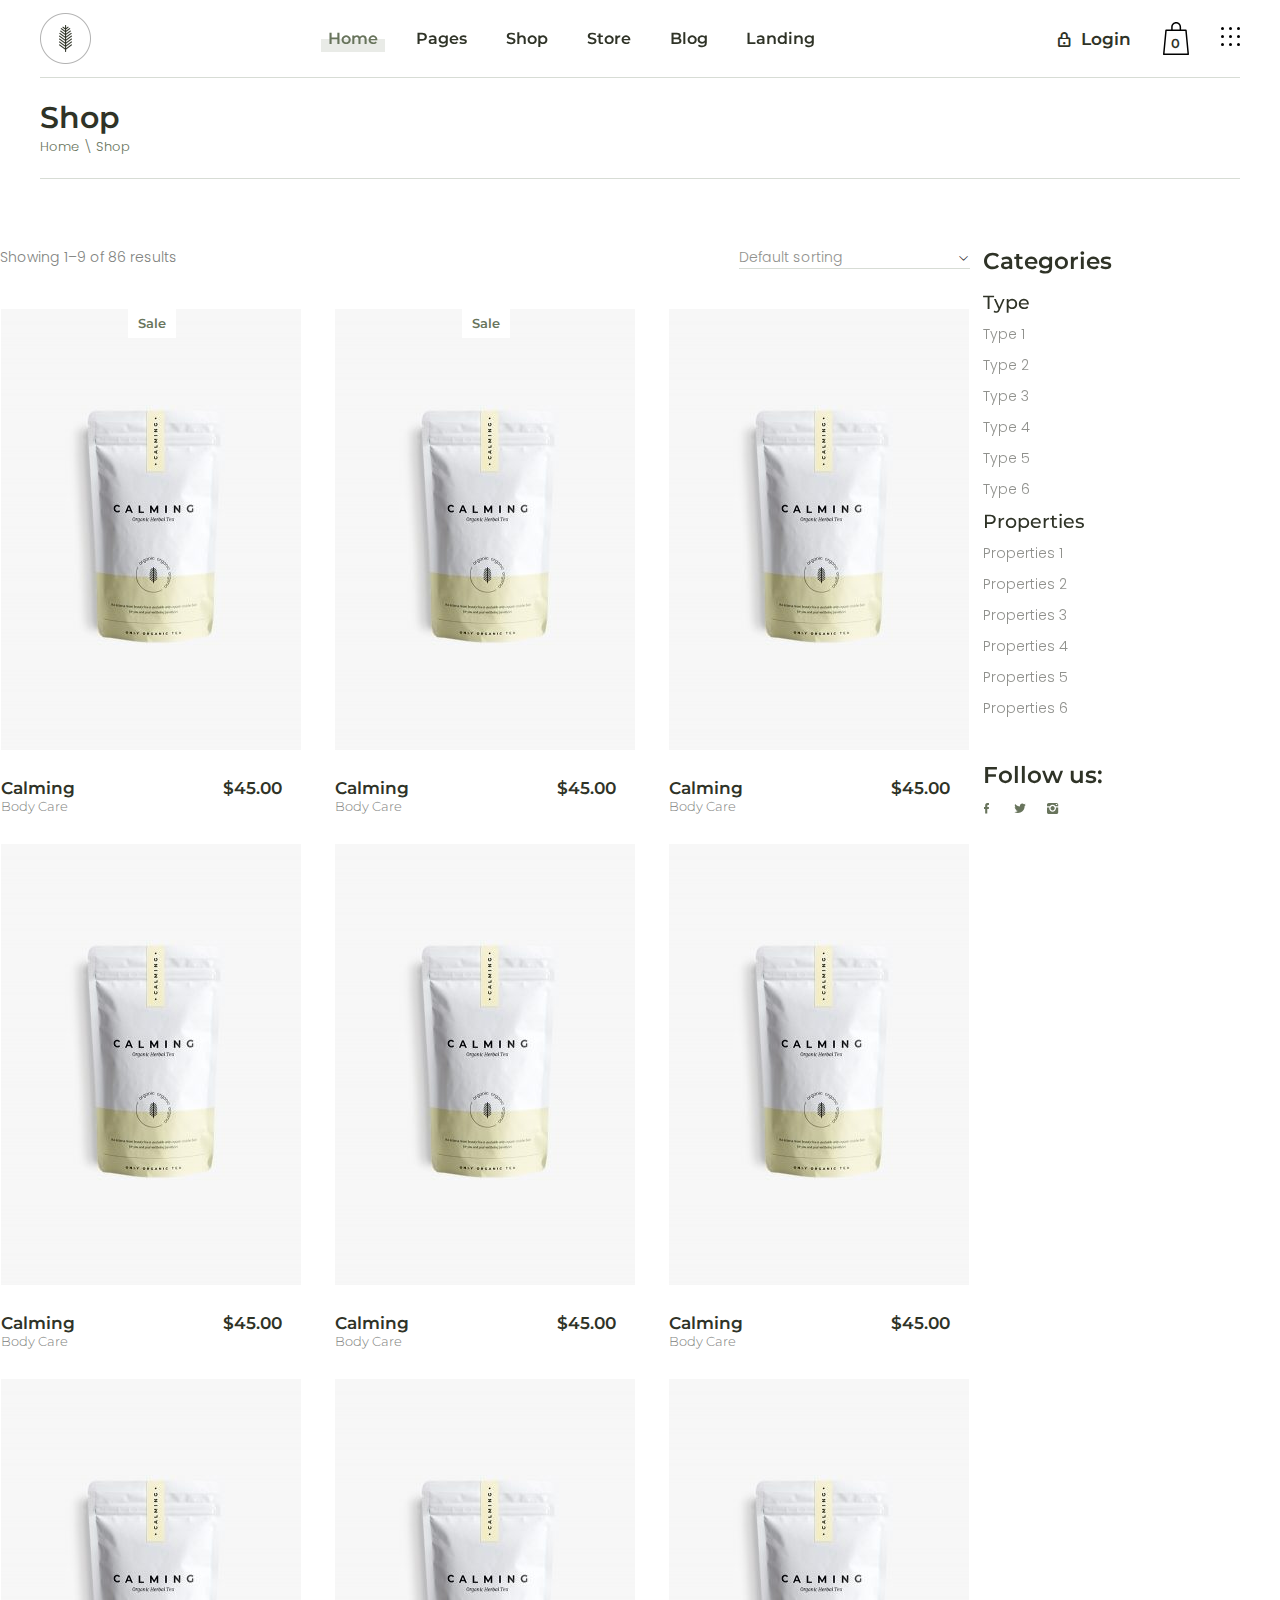
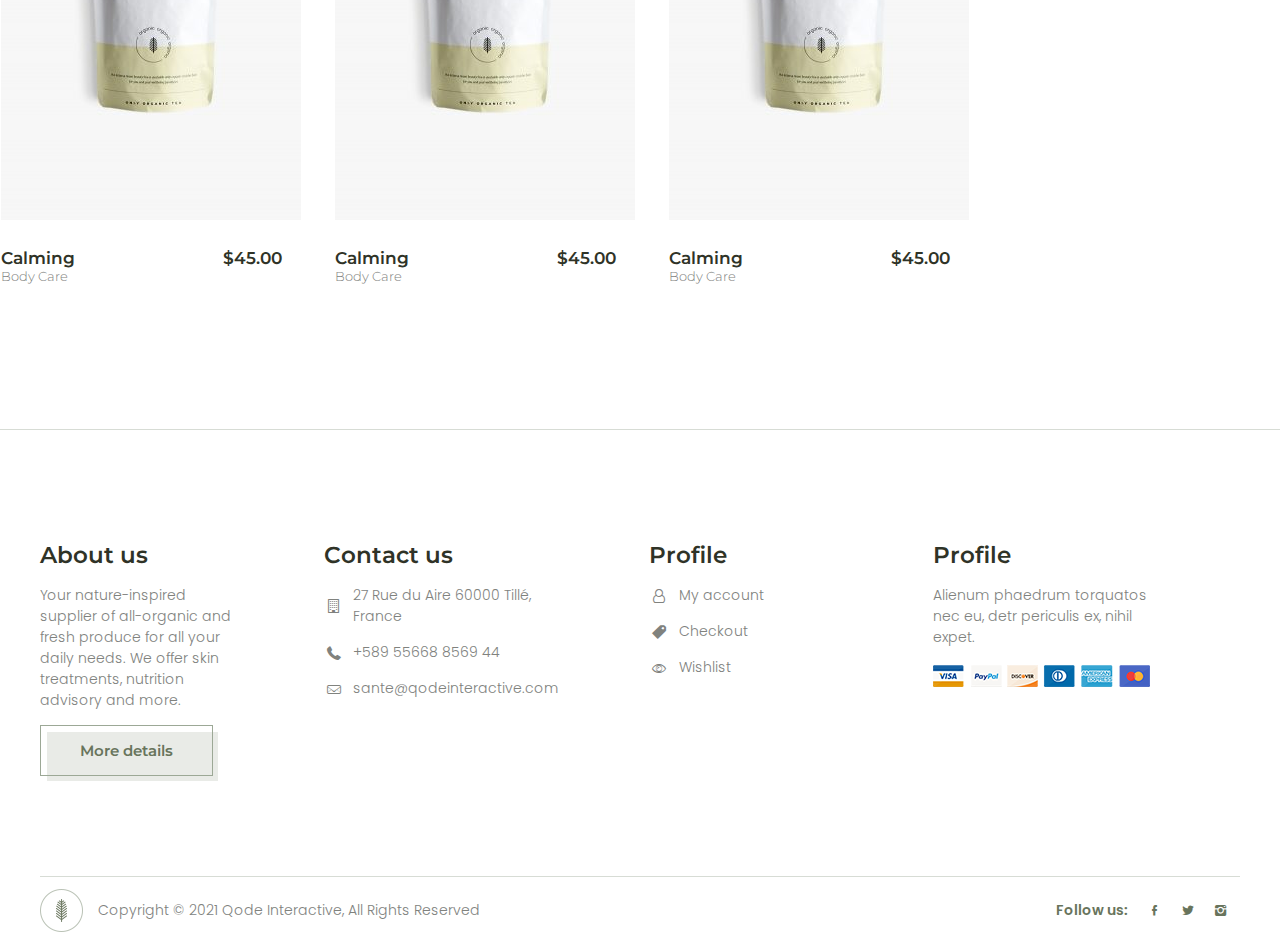
<file: shop.html>
<!DOCTYPE html>
<html lang="en">
<head>
    <meta charset="UTF-8">
    <meta http-equiv="X-UA-Compatible" content="IE=edge">
    <meta name="viewport" content="width=device-width, initial-scale=1.0">
    <title>Document</title>
    <link rel="preconnect" href="https://fonts.googleapis.com">
    <link rel="preconnect" href="https://fonts.gstatic.com" crossorigin>
    <link href="https://fonts.googleapis.com/css2?family=Montserrat:wght@300;400;500;600;700;800;900&display=swap" rel="stylesheet">
    <link href="https://fonts.googleapis.com/css2?family=Poppins:wght@300&display=swap" rel="stylesheet">
    <link rel="stylesheet" href="icon/lock/fontello.css">
    <link rel="stylesheet" href="font/quentin/stylesheet.css">
    <link rel="stylesheet" href="icon/arrow/fontello.css">
    <link rel="stylesheet" href="icon/heart/fontello.css">
    <link rel="stylesheet" href="icon/home_mail_phone/fontello.css">
    <link rel="stylesheet" href="icon/profile_icon/fontello.css">
    <link rel="stylesheet" href="icon/social_links/fontello.css">
    <link rel="stylesheet" href="icon/search/fontello.css">
    <link rel="stylesheet" href="https://unpkg.com/swiper/swiper-bundle.min.css" />
    <link rel="stylesheet" href="css/style.css">
</head>
<body>
    <header>
        <section class="navigation ">
                <div class="navigation_wrapper">
                    <div class="logo">
                        <img src="img/logo.png" alt="">
                    </div>
                   
                    <ul class="navigation_links">
                        <li>
                            <a href="#" class="nav_link nav_link-active">Home</a>
                            <div class="down_menu">
                                <ul>
                                    <li>
                                        <a href="#">Main Home</a>
                                    </li>
                                    <li>
                                        <a href="#">Organic Food Store</a>
                                    </li>
                                    <li>
                                        <a href="#">Products Home</a>
                                    </li>
                                    <li>
                                        <a href="#">Divided Showcase</a>
                                    </li>
                                    <li>
                                        <a href="#">Animated Showcase</a>
                                    </li>
                                    <li>
                                        <a href="#">Cosmetics Home</a>
                                    </li>
                                    <li>
                                        <a href="#">Tea Shop Home</a>
                                    </li>
                                    <li>
                                        <a href="#">Organic Pasta</a>
                                    </li>
                                </ul>
                            </div>
                        </li>
                        <li>
                            <a href="#" class="nav_link ">Pages</a>
                            <div class="down_menu">
                                <ul>
                                    <li>
                                        <a href="#">About Us</a>
                                    </li>
                                    <li>
                                        <a href="#">OOur Process</a>
                                    </li>
                                    <li>
                                        <a href="#">Our Team</a>
                                    </li>
                                    <li>
                                        <a href="#">Pricing Plans</a>
                                    </li>
                                    <li>
                                        <a href="#">Contact Us</a>
                                    </li>
                                    <li>
                                        <a href="#">Coming Soon</a>
                                    </li>
                                    <li>
                                        <a href="#">FAQ’s</a>
                                    </li>
                                    <li>
                                        <a href="#">404 Error Page</a>
                                    </li>
                                </ul>
                            </div>
                        </li>
                        <li>
                            <a href="#" class="nav_link">Shop</a>
                            <div class="down_menu down_menu_shop">
                                <div class="down_menu_shop_wrapper">
                                    <ul>
                                        <span>Shop types</span>
                                        <li>
                                            <a href="#">About Us</a>
                                        </li>
                                        <li>
                                            <a href="#">OOur Process</a>
                                        </li>
                                        <li>
                                            <a href="#">Our Team</a>
                                        </li>
                                        <li>
                                            <a href="#">Pricing Plans</a>
                                        </li>
                                        <li>
                                            <a href="#">Contact Us</a>
                                        </li>
                                        <li>
                                            <a href="#">Coming Soon</a>
                                        </li>
                                        <li>
                                            <a href="#">FAQ’s</a>
                                        </li>
                                        <li>
                                            <a href="#">404 Error Page</a>
                                        </li>
                                    </ul>
                                    <ul>
                                        <span>Shop Layouts</span>
                                        <li>
                                            <a href="#">About Us</a>
                                        </li>
                                        <li>
                                            <a href="#">OOur Process</a>
                                        </li>
                                        <li>
                                            <a href="#">Our Team</a>
                                        </li>
                                        <li>
                                            <a href="#">Pricing Plans</a>
                                        </li>
                                        <li>
                                            <a href="#">Contact Us</a>
                                        </li>
                                        <li>
                                            <a href="#">Coming Soon</a>
                                        </li>
                                        <li>
                                            <a href="#">FAQ’s</a>
                                        </li>
                                        <li>
                                            <a href="#">404 Error Page</a>
                                        </li>
                                    </ul>
                                    <ul>
                                        <span>Product Types</span>
                                        <li>
                                            <a href="#">About Us</a>
                                        </li>
                                        <li>
                                            <a href="#">OOur Process</a>
                                        </li>
                                        <li>
                                            <a href="#">Our Team</a>
                                        </li>
                                        <li>
                                            <a href="#">Pricing Plans</a>
                                        </li>
                                        <li>
                                            <a href="#">Contact Us</a>
                                        </li>
                                        <li>
                                            <a href="#">Coming Soon</a>
                                        </li>
                                        <li>
                                            <a href="#">FAQ’s</a>
                                        </li>
                                        <li>
                                            <a href="#">404 Error Page</a>
                                        </li>
                                    </ul>
                                    <ul>
                                        <span>Shop Pages</span>
                                        <li>
                                            <a href="#">About Us</a>
                                        </li>
                                        <li>
                                            <a href="#">OOur Process</a>
                                        </li>
                                        <li>
                                            <a href="#">Our Team</a>
                                        </li>
                                        <li>
                                            <a href="#">Pricing Plans</a>
                                        </li>
                                        <li>
                                            <a href="#">Contact Us</a>
                                        </li>
                                        <li>
                                            <a href="#">Coming Soon</a>
                                        </li>
                                        <li>
                                            <a href="#">FAQ’s</a>
                                        </li>
                                        <li>
                                            <a href="#">404 Error Page</a>
                                        </li>
                                    </ul>
                                </div>
                               
                            </div>
                        </li>
                        <li>
                            <a href="#" class="nav_link">Store</a>
                            <div class="down_menu down_menu_store">
                                <div class="down_menu_store_wrapper">
                                    <ul>
                                        <span>Shop By</span>
                                        <li>
                                            <a href="#">Body Care</a>
                                        </li>
                                        <li>
                                            <a href="#">Healthy</a>
                                        </li>
                                        <li>
                                            <a href="#">Beauty</a>
                                        </li>
                                        <li>
                                            <a href="#">Natural</a>
                                        </li>
                                        <li>
                                            <a href="#">Breakfast</a>
                                        </li>
                                        
                                    </ul>

                                    <div class="block_store_prod">
                                        <h2>Cosmetic Product</h2>

                                        <div class="block_store_prod_wrapper">

                                            <div class="featured_items_product prod_wrapper_item">
                                                <div class="quick_view">
                                                    <div class="quick_view_wrapper">
                                                        <a href="#">
                                                            Quick View 
                                                        </a>
                                                        <i class="icon-heart-empty"></i>
                                                    </div>
                                                   
                                                </div>
                                                <a href="#" class="img">
                                                    <img src="img/prod_item/img1.png" alt="">
                                                </a>
                                                <div class="txt">
                                                    <div class="name_prod">
                                                        <span>Pl Lotion</span>
                                                        <p>Beauty</p>
                                                    </div>
                                                    <div class="price_prod">
                                                        <div class="add_cart_btn">
                                                            <a href="#">Add to cart</a>
                                                        </div>
                                                        <span class="price">$80.00</span>
                                                    </div>
                                                </div>
                                            </div>

                                            <div class="featured_items_product prod_wrapper_item">
                                                <div class="quick_view">
                                                    <div class="quick_view_wrapper">
                                                        <a href="#">
                                                            Quick View 
                                                        </a>
                                                        <i class="icon-heart-empty"></i>
                                                    </div>
                                                   
                                                </div>
                                                <a href="#" class="img">
                                                    <img src="img/prod_item/img2.png" alt="">
                                                </a>
                                                <div class="txt">
                                                    <div class="name_prod">
                                                        <span>Pl Serum</span>
                                                        <p>Beauty</p>
                                                    </div>
                                                    <div class="price_prod">
                                                        <div class="add_cart_btn">
                                                            <a href="#">Add to cart</a>
                                                        </div>
                                                        <span class="price">$73.00</span>
                                                    </div>
                                                </div>
                                            </div>

                                            <div class="featured_items_product prod_wrapper_item">
                                                <div class="quick_view">
                                                    <div class="quick_view_wrapper">
                                                        <a href="#">
                                                            Quick View 
                                                        </a>
                                                        <i class="icon-heart-empty"></i>
                                                    </div>
                                                   
                                                </div>
                                                <a href="#" class="img">
                                                    <img src="img/prod_item/img3.png" alt="">
                                                </a>
                                                <div class="txt">
                                                    <div class="name_prod">
                                                        <span>Body Milk</span>
                                                        <p>Beauty</p>
                                                    </div>
                                                    <div class="price_prod">
                                                        <div class="add_cart_btn">
                                                            <a href="#">Add to cart</a>
                                                        </div>
                                                        <span class="price">$45.00</span>
                                                    </div>
                                                </div>
                                            </div>

                                            <div class="featured_items_product prod_wrapper_item">
                                                <div class="quick_view">
                                                    <div class="quick_view_wrapper">
                                                        <a href="#">
                                                            Quick View 
                                                        </a>
                                                        <i class="icon-heart-empty"></i>
                                                    </div>
                                                   
                                                </div>
                                                <a href="#" class="img">
                                                    <img src="img/prod_item/img4.png" alt="">
                                                </a>
                                                <div class="txt">
                                                    <div class="name_prod">
                                                        <span>Eye Roll</span>
                                                        <p>Beauty</p>
                                                    </div>
                                                    <div class="price_prod">
                                                        <div class="add_cart_btn">
                                                            <a href="#">Add to cart</a>
                                                        </div>
                                                        <span class="price">$50.00</span>
                                                    </div>
                                                </div>
                                            </div>

                                        </div>
                                    </div>
                                    
                                </div>
                               
                            </div>
                        </li>
                        <li>
                            <a href="#" class="nav_link">Blog</a>
                            <div class="down_menu down_menu_last">
                                <ul>
                                    <li>
                                        <a href="#">Right Sidebar</a>
                                    </li>
                                    <li>
                                        <a href="#">Left Sidebar</a>
                                    </li>
                                    <li>
                                        <a href="#">Without Sidebar</a>
                                    </li>
                                    <li class="li_open">
                                        <a href="#">Single Types
                                            <i class="icon-right-open-big"></i>
                                        </a>
                                        <div class="li_open_menu">
                                            <ul>
                                                <li>
                                                    <a href="#">Standard Post</a>
                                                </li>
                                                <li>
                                                    <a href="#">Gallery Post</a>
                                                </li>
                                                <li>
                                                    <a href="#">Quote Post</a>
                                                </li>
                                                <li>
                                                    <a href="#">Link Post</a>
                                                </li>
                                                <li>
                                                    <a href="#">Audio Post</a>
                                                </li>
                                                <li>
                                                    <a href="#">Video Post</a>
                                                </li>
                                                <li>
                                                    <a href="#">No Sidebar Post</a>
                                                </li>
                                            </ul>
                                        </div>
                                    </li>
                                   
                                </ul>
                            </div>
                        </li>
                        <li>
                            <a href="#" class="nav_link">Landing</a>
                        </li>
                    </ul>
                    
                    <div class="user_info">

                        <a href="#" class="login">
                            <i class="icon-lock"></i>
                            <span>Login</span>
                        </a>

                        <a href="#" class="basket">
                            <svg version="1.1" xmlns="http://www.w3.org/2000/svg" xmlns:xlink="http://www.w3.org/1999/xlink" x="0px" y="0px" width="100%" height="100%" viewBox="0 0 101.029 128.034" enable-background="new 0 0 101.029 128.034" xml:space="preserve">
                                <path d="M92.168,31.617c-0.143-1.475-1.382-2.604-2.864-2.604H70.343v-9.748C70.343,8.641,61.697,0,51.076,0
                                    C40.451,0,31.806,8.641,31.806,19.266v9.748h-20.08c-1.482,0-2.723,1.129-2.865,2.604l-8.849,93.27
                                    c-0.073,0.808,0.19,1.608,0.739,2.208c0.544,0.599,1.318,0.939,2.125,0.939h95.276c0.808,0,1.581-0.341,2.126-0.939
                                    c0.549-0.6,0.813-1.4,0.738-2.208L92.168,31.617z M37.561,19.266c0-7.451,6.062-13.516,13.516-13.516
                                    c7.449,0,13.512,6.065,13.512,13.516v9.748H37.561V19.266z M6.04,122.283l8.3-87.518h20.343h32.783h19.223l8.301,87.518H6.04z"></path>
                            </svg>
                            <span class="count_basket_prod">0</span>
                            <div class="basket_down_menu">
                                <ul>
                                    <li>
                                        <p>No products in the cart.</p>
                                    </li>
                                </ul>
                            </div>
                        </a>

                        <a href="#" class="search">
                            <svg class="qodef-svg-opener" version="1.1" xmlns="http://www.w3.org/2000/svg" x="0px" y="0px" width="19px" height="19px" viewBox="0 0 19 19" enable-background="new 0 0 19 19" xml:space="preserve">
                                <circle cx="1.5" cy="1.5" r="1.5"></circle>
                                <circle cx="9.5" cy="1.5" r="1.5"></circle>
                                <circle cx="17.5" cy="1.5" r="1.5"></circle>
                                <circle cx="1.5" cy="9.5" r="1.5" class="anim1"></circle>
                                <circle cx="9.5" cy="9.5" r="1.5"></circle>
                                <circle cx="17.5" cy="9.5" r="1.5"></circle>
                                <circle cx="1.5" cy="17.5" r="1.5" class="anim2"></circle>
                                <circle cx="9.5" cy="17.5" r="1.5" class="anim3"></circle>
                                <circle cx="17.5" cy="17.5" r="1.5"></circle>
                            </svg>

                        </a>
                        <div class="secrch_block_menu">
                            <div class="btn_close_searchMenu ">
                                <svg class="qodef-svg-closer" xmlns="http://www.w3.org/2000/svg" enable-background="new 0 0 19 19" viewBox="0 0 19 19" x="0px" y="0px" width="19px" height="19px" xml:space="preserve" version="1.1">
                                    <circle cx="1.5" cy="1.5" r="1.5"></circle>
                                    <circle cx="9.5" cy="1.5" r="1.5" class="anim_btn1"></circle>
                                    <circle cx="17.5" cy="1.5" r="1.5" class="anim_btn2"></circle>
                                    <circle cx="9.5" cy="9.5" r="1.5"></circle>
                                    <circle cx="17.5" cy="9.5" r="1.5" class="anim_btn3"></circle>
                                    <circle cx="17.5" cy="17.5" r="1.5"></circle>
                                </svg>
                            </div>



                            <div class="top">
                                <div class="secrch_menu_title">
                                    <span>Welcome</span>
                                    <h2>Organic products</h2>
                                    <p>Advertising is the way great brands get to be great brands prospectum sociis natoque.</p>
                                </div>
                                <form action="#">
                                    <div class="search_input">
                                        <input type="txt" name="search" placeholder="Search">
                                        <button>
                                            <i class="icon-search"></i>
                                        </button>
                                        
                                    </div>
                                    
                                </form>
                            </div>
                           

                            <div class="bot">
                                <h3>Follow and socialize with us</h3>
                                <div class="follow">
                                    
                                    <a href="#"> <i class="icon-facebook"></i> </a>
                                    <a href="#"> <i class="icon-twitter"></i> </a>
                                    <a href="#"> <i class="icon-instagram"></i> </a>
                                </div>
                            </div>
                        </div>
                    </div>
                </div>
        </section>
    </header>

    <main>
        <section class="page_nav">
            <div class="page_nav_wrapper">
                <h3>Shop</h3>
                <ul>
                    <li>
                        <a href="#">Home</a>
                    </li>
                    <li>
                        <span>Shop</span>
                    </li>
                </ul>
            </div>
        </section>
        
        <section class="shop">
            <div class="shop_wrapper">

                <div class="shop_body">

                    <div class="shop_sort">
                        <span class="info">Showing 1–9 of 86 results</span>

                        <div class="select">
                            <div class="icon">
                               <i class="icon-right-open-big"></i>
                                    
                            </div>
                            <input class="select__input" type="hidden" name="">
                            <div class="select__head">Default sorting</div>

                            <ul class="select__list" style="display: none;">
                                <li class="select__item">Default sorting</li>
                                <li class="select__item">Sort by popularity</li>
                                <li class="select__item">Sort by average rating</li>
                                <li class="select__item">Sort by latest</li>
                                <li class="select__item">Sort by price: low to high</li>
                                <li class="select__item">Sort by price: high to low</li>
                            </ul>
                        </div>
                    </div>

                    <div class="shop_items">

                        <div class="featured_items_product">
                            <span class="sale">Sale</span>
                            <div class="quick_view" style="right: -83px; transition: all 0.3s ease 0s;">
                                <div class="quick_view_wrapper">
                                    <a href="#">
                                        Quick View 
                                    </a>
                                    <i class="icon-heart-empty"></i>
                                </div>
                               
                            </div>
                            <a href="#" class="img">
                                <img src="img/featured_items/img1.jpg" alt="">
                            </a>
                            <div class="txt">
                                <div class="name_prod">
                                    <span>Calming</span>
                                    <p>Body Care</p>
                                </div>
                                <div class="price_prod">

                                    <div class="add_cart_btn" style="transform: translateX(-100%); transition: all 0.3s ease 0s;">
                                        <a href="#">Add to cart</a>
                                    </div>

                                    <span class="price" style="transform: translateX(0%); transition: all 0.3s ease 0s;">$45.00</span>
                                </div>
                            </div>
                        </div>
                        <div class="featured_items_product">
                            <span class="sale">Sale</span>
                            <div class="quick_view" style="right: -83px; transition: all 0.3s ease 0s;">
                                <div class="quick_view_wrapper">
                                    <a href="#">
                                        Quick View 
                                    </a>
                                    <i class="icon-heart-empty"></i>
                                </div>
                               
                            </div>
                            <a href="#" class="img">
                                <img src="img/featured_items/img1.jpg" alt="">
                            </a>
                            <div class="txt">
                                <div class="name_prod">
                                    <span>Calming</span>
                                    <p>Body Care</p>
                                </div>
                                <div class="price_prod">

                                    <div class="add_cart_btn" style="transform: translateX(-100%); transition: all 0.3s ease 0s;">
                                        <a href="#">Add to cart</a>
                                    </div>

                                    <span class="price" style="transform: translateX(0%); transition: all 0.3s ease 0s;">$45.00</span>
                                </div>
                            </div>
                        </div>
                        <div class="featured_items_product">
                            
                            <div class="quick_view" style="right: -83px; transition: all 0.3s ease 0s;">
                                <div class="quick_view_wrapper">
                                    <a href="#">
                                        Quick View 
                                    </a>
                                    <i class="icon-heart-empty"></i>
                                </div>
                               
                            </div>
                            <a href="#" class="img">
                                <img src="img/featured_items/img1.jpg" alt="">
                            </a>
                            <div class="txt">
                                <div class="name_prod">
                                    <span>Calming</span>
                                    <p>Body Care</p>
                                </div>
                                <div class="price_prod">

                                    <div class="add_cart_btn" style="transform: translateX(-100%); transition: all 0.3s ease 0s;">
                                        <a href="#">Add to cart</a>
                                    </div>

                                    <span class="price" style="transform: translateX(0%); transition: all 0.3s ease 0s;">$45.00</span>
                                </div>
                            </div>
                        </div>
                        <div class="featured_items_product">
                            
                            <div class="quick_view" style="right: -83px; transition: all 0.3s ease 0s;">
                                <div class="quick_view_wrapper">
                                    <a href="#">
                                        Quick View 
                                    </a>
                                    <i class="icon-heart-empty"></i>
                                </div>
                               
                            </div>
                            <a href="#" class="img">
                                <img src="img/featured_items/img1.jpg" alt="">
                            </a>
                            <div class="txt">
                                <div class="name_prod">
                                    <span>Calming</span>
                                    <p>Body Care</p>
                                </div>
                                <div class="price_prod">

                                    <div class="add_cart_btn" style="transform: translateX(-100%); transition: all 0.3s ease 0s;">
                                        <a href="#">Add to cart</a>
                                    </div>

                                    <span class="price" style="transform: translateX(0%); transition: all 0.3s ease 0s;">$45.00</span>
                                </div>
                            </div>
                        </div>
                        <div class="featured_items_product">
                           
                            <div class="quick_view" style="right: -83px; transition: all 0.3s ease 0s;">
                                <div class="quick_view_wrapper">
                                    <a href="#">
                                        Quick View 
                                    </a>
                                    <i class="icon-heart-empty"></i>
                                </div>
                               
                            </div>
                            <a href="#" class="img">
                                <img src="img/featured_items/img1.jpg" alt="">
                            </a>
                            <div class="txt">
                                <div class="name_prod">
                                    <span>Calming</span>
                                    <p>Body Care</p>
                                </div>
                                <div class="price_prod">

                                    <div class="add_cart_btn" style="transform: translateX(-100%); transition: all 0.3s ease 0s;">
                                        <a href="#">Add to cart</a>
                                    </div>

                                    <span class="price" style="transform: translateX(0%); transition: all 0.3s ease 0s;">$45.00</span>
                                </div>
                            </div>
                        </div>
                        <div class="featured_items_product">
                         
                            <div class="quick_view" style="right: -83px; transition: all 0.3s ease 0s;">
                                <div class="quick_view_wrapper">
                                    <a href="#">
                                        Quick View 
                                    </a>
                                    <i class="icon-heart-empty"></i>
                                </div>
                               
                            </div>
                            <a href="#" class="img">
                                <img src="img/featured_items/img1.jpg" alt="">
                            </a>
                            <div class="txt">
                                <div class="name_prod">
                                    <span>Calming</span>
                                    <p>Body Care</p>
                                </div>
                                <div class="price_prod">

                                    <div class="add_cart_btn" style="transform: translateX(-100%); transition: all 0.3s ease 0s;">
                                        <a href="#">Add to cart</a>
                                    </div>

                                    <span class="price" style="transform: translateX(0%); transition: all 0.3s ease 0s;">$45.00</span>
                                </div>
                            </div>
                        </div>
                        <div class="featured_items_product">
                           
                            <div class="quick_view" style="right: -83px; transition: all 0.3s ease 0s;">
                                <div class="quick_view_wrapper">
                                    <a href="#">
                                        Quick View 
                                    </a>
                                    <i class="icon-heart-empty"></i>
                                </div>
                               
                            </div>
                            <a href="#" class="img">
                                <img src="img/featured_items/img1.jpg" alt="">
                            </a>
                            <div class="txt">
                                <div class="name_prod">
                                    <span>Calming</span>
                                    <p>Body Care</p>
                                </div>
                                <div class="price_prod">

                                    <div class="add_cart_btn" style="transform: translateX(-100%); transition: all 0.3s ease 0s;">
                                        <a href="#">Add to cart</a>
                                    </div>

                                    <span class="price" style="transform: translateX(0%); transition: all 0.3s ease 0s;">$45.00</span>
                                </div>
                            </div>
                        </div>
                        <div class="featured_items_product">
                           
                            <div class="quick_view" style="right: -83px; transition: all 0.3s ease 0s;">
                                <div class="quick_view_wrapper">
                                    <a href="#">
                                        Quick View 
                                    </a>
                                    <i class="icon-heart-empty"></i>
                                </div>
                               
                            </div>
                            <a href="#" class="img">
                                <img src="img/featured_items/img1.jpg" alt="">
                            </a>
                            <div class="txt">
                                <div class="name_prod">
                                    <span>Calming</span>
                                    <p>Body Care</p>
                                </div>
                                <div class="price_prod">

                                    <div class="add_cart_btn" style="transform: translateX(-100%); transition: all 0.3s ease 0s;">
                                        <a href="#">Add to cart</a>
                                    </div>

                                    <span class="price" style="transform: translateX(0%); transition: all 0.3s ease 0s;">$45.00</span>
                                </div>
                            </div>
                        </div>
                        <div class="featured_items_product">
                           
                            <div class="quick_view" style="right: -83px; transition: all 0.3s ease 0s;">
                                <div class="quick_view_wrapper">
                                    <a href="#">
                                        Quick View 
                                    </a>
                                    <i class="icon-heart-empty"></i>
                                </div>
                               
                            </div>
                            <a href="#" class="img">
                                <img src="img/featured_items/img1.jpg" alt="">
                            </a>
                            <div class="txt">
                                <div class="name_prod">
                                    <span>Calming</span>
                                    <p>Body Care</p>
                                </div>
                                <div class="price_prod">

                                    <div class="add_cart_btn" style="transform: translateX(-100%); transition: all 0.3s ease 0s;">
                                        <a href="#">Add to cart</a>
                                    </div>

                                    <span class="price" style="transform: translateX(0%); transition: all 0.3s ease 0s;">$45.00</span>
                                </div>
                            </div>
                        </div>
                    </div>

                </div>
                <div class="category">
                    <div class="category_wrapper">
                        <h3 class="title">Categories</h3>
                        <ul>
                            <span>Type</span>
                            <li>
                                <a href="#">Type 1</a>
                            </li>
                            <li>
                                <a href="#">Type 2</a>
                            </li>
                            <li>
                                <a href="#">Type 3</a>
                            </li>
                            <li>
                                <a href="#">Type 4</a>
                            </li>
                            <li>
                                <a href="#">Type 5</a>
                            </li>
                            <li>
                                <a href="#">Type 6</a>
                            </li>
                        </ul>
                        <ul>
                            <span>Properties</span>
                            <li>
                                <a href="#">Properties 1</a>
                            </li>
                            <li>
                                <a href="#">Properties 2</a>
                            </li>
                            <li>
                                <a href="#">Properties 3</a>
                            </li>
                            <li>
                                <a href="#">Properties 4</a>
                            </li>
                            <li>
                                <a href="#">Properties 5</a>
                            </li>
                            <li>
                                <a href="#">Properties 6</a>
                            </li>
                        </ul>
    
                        <div class="follow">
                            <p>Follow us:</p>
                            <div class="links">
                                <a href="#"> <i class="icon-facebook"></i> </a>
                                <a href="#"> <i class="icon-twitter"></i> </a>
                                <a href="#"> <i class="icon-instagram"></i> </a>
                            </div>
                            
                        </div>
                    </div>
                   
                </div>

            </div>
        </section>
    </main>

    <footer>
        <section class="footer">
            <div class="footer_wrapper">

                <div class="footer_item">
                    <h3>About us</h3>
                    <p>
                        Your nature-inspired supplier of all-organic 
                        and fresh produce for all your daily needs. 
                        We offer skin treatments, nutrition advisory 
                        and more.
                    </p>
                    <a href="#" class="more_details">
                        More details
                    </a>
                </div>
                <div class="footer_item">
                    <h3>Contact us</h3>
                   <a class="footer_links" href="https://www.google.com/maps/place/27+Rue+du+Calvaire,+60000+Till%C3%A9,+France/@49.4674853,2.1140513,17z/data=!3m1!4b1!4m5!3m4!1s0x47e7070a0dade3c9:0xa6e0b3fc2525e147!8m2!3d49.4674818!4d2.11624"><i class="icon-building"></i> 27 Rue du Aire 60000 Tillé, France</a>
                   <a class="footer_links" href="tel:+58955668856944"><i class="icon-phone"></i> +589 55668 8569 44</a>
                   <a class="footer_links" href="mailto:sante@qodeinteractive.com"><i class="icon-mail"></i> sante@qodeinteractive.com</a>
                </div>
                <div class="footer_item">
                    <h3>Profile</h3>
                   <a class="footer_links" href="#"><i class="icon-user-o"></i> My account</a>
                   <a class="footer_links" href="#"><i class="icon-tag"></i> Checkout</a>
                   <a class="footer_links" href="#"><i class="icon-eye"></i> Wishlist</a>
                </div>
                <div class="footer_item">
                    <h3>Profile</h3>
                    <p>Alienum phaedrum torquatos nec eu, detr periculis ex, nihil expet.</p>
                    <img src="img/footer/img1.png" alt="">
                </div>
            </div>
            <div class="footer_bot_wrapper">
                <div class="logo">
                    <img src="img/footer/footer_logo.png" alt="">
                    <p>Copyright © 2021 Qode Interactive, All Rights Reserved</p>
                </div>
                <div class="follow">
                    <p>Follow us:</p>
                    <a href="#"> <i class="icon-facebook"></i> </a>
                    <a href="#"> <i class="icon-twitter"></i> </a>
                    <a href="#"> <i class="icon-instagram"></i> </a>
                </div>
            </div>
        </section>
    </footer>


    <script src="https://code.jquery.com/jquery-3.6.0.min.js" integrity="sha256-/xUj+3OJU5yExlq6GSYGSHk7tPXikynS7ogEvDej/m4=" crossorigin="anonymous"></script>
    <script src="https://unpkg.com/swiper/swiper-bundle.min.js"></script>
    <script src="js/script.js"></script>
</body>
</html>
</file>
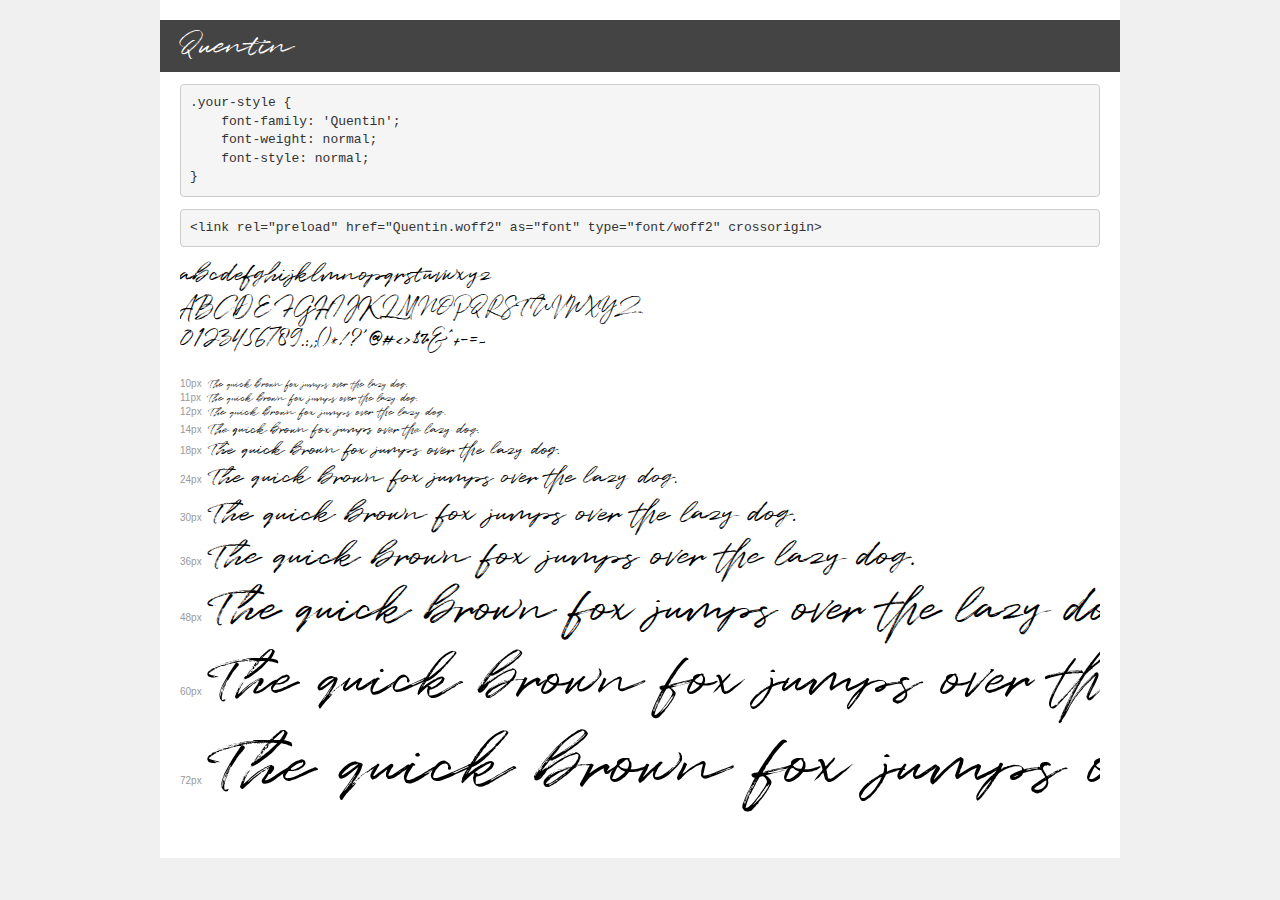
<file: font/quentin/demo.html>
<!DOCTYPE html>
<html lang="en">
<head>
    <meta charset="utf-8">
    <meta http-equiv="X-UA-Compatible" content="IE=edge">
    <meta name="viewport" content="width=device-width, initial-scale=1">
    <meta name="robots" content="noindex, noarchive">
    <meta name="format-detection" content="telephone=no">
    <title>Transfonter demo</title>
    <link href="stylesheet.css" rel="stylesheet">
    <style>
        /*
        http://meyerweb.com/eric/tools/css/reset/
        v2.0 | 20110126
        License: none (public domain)
        */
        html, body, div, span, applet, object, iframe,
        h1, h2, h3, h4, h5, h6, p, blockquote, pre,
        a, abbr, acronym, address, big, cite, code,
        del, dfn, em, img, ins, kbd, q, s, samp,
        small, strike, strong, sub, sup, tt, var,
        b, u, i, center,
        dl, dt, dd, ol, ul, li,
        fieldset, form, label, legend,
        table, caption, tbody, tfoot, thead, tr, th, td,
        article, aside, canvas, details, embed,
        figure, figcaption, footer, header, hgroup,
        menu, nav, output, ruby, section, summary,
        time, mark, audio, video {
            margin: 0;
            padding: 0;
            border: 0;
            font-size: 100%;
            font: inherit;
            vertical-align: baseline;
        }
        /* HTML5 display-role reset for older browsers */
        article, aside, details, figcaption, figure,
        footer, header, hgroup, menu, nav, section {
            display: block;
        }
        body {
            line-height: 1;
        }
        ol, ul {
            list-style: none;
        }
        blockquote, q {
            quotes: none;
        }
        blockquote:before, blockquote:after,
        q:before, q:after {
            content: '';
            content: none;
        }
        table {
            border-collapse: collapse;
            border-spacing: 0;
        }
        /* demo styles */
        body {
            background: #f0f0f0;
            color: #000;
        }
        .page {
            background: #fff;
            width: 920px;
            margin: 0 auto;
            padding: 20px 20px 0 20px;
            overflow: hidden;
        }
        .font-container {
            overflow-x: auto;
            overflow-y: hidden;
            margin-bottom: 40px;
            line-height: 1.3;
            white-space: nowrap;
            padding-bottom: 5px;
        }
        h1 {
            position: relative;
            background: #444;
            font-size: 32px;
            color: #fff;
            padding: 10px 20px;
            margin: 0 -20px 12px -20px;
        }
        .letters {
            font-size: 25px;
            margin-bottom: 20px;
        }
        .s10:before {
            content: '10px';
        }
        .s11:before {
            content: '11px';
        }
        .s12:before {
            content: '12px';
        }
        .s14:before {
            content: '14px';
        }
        .s18:before {
            content: '18px';
        }
        .s24:before {
            content: '24px';
        }
        .s30:before {
            content: '30px';
        }
        .s36:before {
            content: '36px';
        }
        .s48:before {
            content: '48px';
        }
        .s60:before {
            content: '60px';
        }
        .s72:before {
            content: '72px';
        }
        .s10:before, .s11:before, .s12:before, .s14:before,
        .s18:before, .s24:before, .s30:before, .s36:before,
        .s48:before, .s60:before, .s72:before {
            font-family: Arial, sans-serif;
            font-size: 10px;
            font-weight: normal;
            font-style: normal;
            color: #999;
            padding-right: 6px;
        }
        pre {
            display: block;
            padding: 9px;
            margin: 0 0 12px;
            font-family: Monaco, Menlo, Consolas, "Courier New", monospace;
            font-size: 13px;
            line-height: 1.428571429;
            color: #333;
            font-weight: normal;
            font-style: normal;
            background-color: #f5f5f5;
            border: 1px solid #ccc;
            overflow-x: auto;
            border-radius: 4px;
        }
        /* responsive */
        @media (max-width: 959px) {
            .page {
                width: auto;
                margin: 0;
            }
        }
    </style>
</head>
<body>
<div class="page">
    <div class="demo">
        <h1 style="font-family: 'Quentin'; font-weight: normal; font-style: normal;">Quentin</h1>
        <pre title="Usage">.your-style {
    font-family: 'Quentin';
    font-weight: normal;
    font-style: normal;
}</pre>
        <pre title="Preload (optional)">
&lt;link rel=&quot;preload&quot; href=&quot;Quentin.woff2&quot; as=&quot;font&quot; type=&quot;font/woff2&quot; crossorigin&gt;</pre>
        <div class="font-container" style="font-family: 'Quentin'; font-weight: normal; font-style: normal;">
            <p class="letters">
                abcdefghijklmnopqrstuvwxyz<br>
ABCDEFGHIJKLMNOPQRSTUVWXYZ<br>
                0123456789.:,;()*!?'@#&lt;&gt;$%&^+-=~
            </p>
            <p class="s10" style="font-size: 10px;">The quick brown fox jumps over the lazy dog.</p>
            <p class="s11" style="font-size: 11px;">The quick brown fox jumps over the lazy dog.</p>
            <p class="s12" style="font-size: 12px;">The quick brown fox jumps over the lazy dog.</p>
            <p class="s14" style="font-size: 14px;">The quick brown fox jumps over the lazy dog.</p>
            <p class="s18" style="font-size: 18px;">The quick brown fox jumps over the lazy dog.</p>
            <p class="s24" style="font-size: 24px;">The quick brown fox jumps over the lazy dog.</p>
            <p class="s30" style="font-size: 30px;">The quick brown fox jumps over the lazy dog.</p>
            <p class="s36" style="font-size: 36px;">The quick brown fox jumps over the lazy dog.</p>
            <p class="s48" style="font-size: 48px;">The quick brown fox jumps over the lazy dog.</p>
            <p class="s60" style="font-size: 60px;">The quick brown fox jumps over the lazy dog.</p>
            <p class="s72" style="font-size: 72px;">The quick brown fox jumps over the lazy dog.</p>
        </div>
    </div>

</div>
</body>
</html>
</file>
<file: icon/lock/fontello.css>
@font-face {
  font-family: 'fontello';
  src: url('font/fontello.eot?99176094');
  src: url('font/fontello.eot?99176094#iefix') format('embedded-opentype'),
       url('font/fontello.woff2?99176094') format('woff2'),
       url('font/fontello.woff?99176094') format('woff'),
       url('font/fontello.ttf?99176094') format('truetype'),
       url('font/fontello.svg?99176094#fontello') format('svg');
  font-weight: normal;
  font-style: normal;
}
/* Chrome hack: SVG is rendered more smooth in Windozze. 100% magic, uncomment if you need it. */
/* Note, that will break hinting! In other OS-es font will be not as sharp as it could be */
/*
@media screen and (-webkit-min-device-pixel-ratio:0) {
  @font-face {
    font-family: 'fontello';
    src: url('../font/fontello.svg?99176094#fontello') format('svg');
  }
}
*/
[class^="icon-"]:before, [class*=" icon-"]:before {
  font-family: "fontello";
  font-style: normal;
  font-weight: normal;
  speak: never;

  display: inline-block;
  text-decoration: inherit;
  width: 1em;
  margin-right: .2em;
  text-align: center;
  /* opacity: .8; */

  /* For safety - reset parent styles, that can break glyph codes*/
  font-variant: normal;
  text-transform: none;

  /* fix buttons height, for twitter bootstrap */
  line-height: 1em;

  /* Animation center compensation - margins should be symmetric */
  /* remove if not needed */
  margin-left: .2em;

  /* you can be more comfortable with increased icons size */
  /* font-size: 120%; */

  /* Font smoothing. That was taken from TWBS */
  -webkit-font-smoothing: antialiased;
  -moz-osx-font-smoothing: grayscale;

  /* Uncomment for 3D effect */
  /* text-shadow: 1px 1px 1px rgba(127, 127, 127, 0.3); */
}

.icon-lock:before { content: '\e800'; } /* '' */
</file>
<file: font/quentin/stylesheet.css>
@font-face {
    font-family: 'Quentin';
    src: url('Quentin.eot');
    src: url('Quentin.eot?#iefix') format('embedded-opentype'),
        url('Quentin.woff2') format('woff2'),
        url('Quentin.woff') format('woff'),
        url('Quentin.ttf') format('truetype'),
        url('Quentin.svg#Quentin') format('svg');
    font-weight: normal;
    font-style: normal;
    font-display: swap;
}
</file>
<file: icon/arrow/fontello.css>
@font-face {
  font-family: 'fontello';
  src: url('font/fontello.eot?25747204');
  src: url('font/fontello.eot?25747204#iefix') format('embedded-opentype'),
       url('font/fontello.woff2?25747204') format('woff2'),
       url('font/fontello.woff?25747204') format('woff'),
       url('font/fontello.ttf?25747204') format('truetype'),
       url('font/fontello.svg?25747204#fontello') format('svg');
  font-weight: normal;
  font-style: normal;
}
/* Chrome hack: SVG is rendered more smooth in Windozze. 100% magic, uncomment if you need it. */
/* Note, that will break hinting! In other OS-es font will be not as sharp as it could be */
/*
@media screen and (-webkit-min-device-pixel-ratio:0) {
  @font-face {
    font-family: 'fontello';
    src: url('../font/fontello.svg?25747204#fontello') format('svg');
  }
}
*/
[class^="icon-"]:before, [class*=" icon-"]:before {
  font-family: "fontello";
  font-style: normal;
  font-weight: normal;
  speak: never;

  display: inline-block;
  text-decoration: inherit;
  width: 1em;
  margin-right: .2em;
  text-align: center;
  /* opacity: .8; */

  /* For safety - reset parent styles, that can break glyph codes*/
  font-variant: normal;
  text-transform: none;

  /* fix buttons height, for twitter bootstrap */
  line-height: 1em;

  /* Animation center compensation - margins should be symmetric */
  /* remove if not needed */
  margin-left: .2em;

  /* you can be more comfortable with increased icons size */
  /* font-size: 120%; */

  /* Font smoothing. That was taken from TWBS */
  -webkit-font-smoothing: antialiased;
  -moz-osx-font-smoothing: grayscale;

  /* Uncomment for 3D effect */
  /* text-shadow: 1px 1px 1px rgba(127, 127, 127, 0.3); */
}

.icon-right-open-big:before { content: '\e801'; } /* '' */
</file>
<file: icon/heart/fontello.css>
@charset "UTF-8";
@font-face {
  font-family: 'fontello';
  src: url('font/fontello.eot?4609231');
  src: url('font/fontello.eot?4609231#iefix') format('embedded-opentype'),
       url('font/fontello.woff2?4609231') format('woff2'),
       url('font/fontello.woff?4609231') format('woff'),
       url('font/fontello.ttf?4609231') format('truetype'),
       url('font/fontello.svg?4609231#fontello') format('svg');
  font-weight: normal;
  font-style: normal;
}
/* Chrome hack: SVG is rendered more smooth in Windozze. 100% magic, uncomment if you need it. */
/* Note, that will break hinting! In other OS-es font will be not as sharp as it could be */
/*
@media screen and (-webkit-min-device-pixel-ratio:0) {
  @font-face {
    font-family: 'fontello';
    src: url('../font/fontello.svg?4609231#fontello') format('svg');
  }
}
*/
[class^="icon-"]:before, [class*=" icon-"]:before {
  font-family: "fontello";
  font-style: normal;
  font-weight: normal;
  speak: never;

  display: inline-block;
  text-decoration: inherit;
  width: 1em;
  margin-right: .2em;
  text-align: center;
  /* opacity: .8; */

  /* For safety - reset parent styles, that can break glyph codes*/
  font-variant: normal;
  text-transform: none;

  /* fix buttons height, for twitter bootstrap */
  line-height: 1em;

  /* Animation center compensation - margins should be symmetric */
  /* remove if not needed */
  margin-left: .2em;

  /* you can be more comfortable with increased icons size */
  /* font-size: 120%; */

  /* Font smoothing. That was taken from TWBS */
  -webkit-font-smoothing: antialiased;
  -moz-osx-font-smoothing: grayscale;

  /* Uncomment for 3D effect */
  /* text-shadow: 1px 1px 1px rgba(127, 127, 127, 0.3); */
}

.icon-heart-empty:before { content: '󨢈'; } /* '\e8888' */
</file>
<file: icon/home_mail_phone/fontello.css>
@charset "UTF-8";
@font-face {
  font-family: 'fontello';
  src: url('font/fontello.eot?85168009');
  src: url('font/fontello.eot?85168009#iefix') format('embedded-opentype'),
       url('font/fontello.woff2?85168009') format('woff2'),
       url('font/fontello.woff?85168009') format('woff'),
       url('font/fontello.ttf?85168009') format('truetype'),
       url('font/fontello.svg?85168009#fontello') format('svg');
  font-weight: normal;
  font-style: normal;
}
/* Chrome hack: SVG is rendered more smooth in Windozze. 100% magic, uncomment if you need it. */
/* Note, that will break hinting! In other OS-es font will be not as sharp as it could be */
/*
@media screen and (-webkit-min-device-pixel-ratio:0) {
  @font-face {
    font-family: 'fontello';
    src: url('../font/fontello.svg?85168009#fontello') format('svg');
  }
}
*/
[class^="icon-"]:before, [class*=" icon-"]:before {
  font-family: "fontello";
  font-style: normal;
  font-weight: normal;
  speak: never;

  display: inline-block;
  text-decoration: inherit;
  width: 1em;
  margin-right: .2em;
  text-align: center;
  /* opacity: .8; */

  /* For safety - reset parent styles, that can break glyph codes*/
  font-variant: normal;
  text-transform: none;

  /* fix buttons height, for twitter bootstrap */
  line-height: 1em;

  /* Animation center compensation - margins should be symmetric */
  /* remove if not needed */
  margin-left: .2em;

  /* you can be more comfortable with increased icons size */
  /* font-size: 120%; */

  /* Font smoothing. That was taken from TWBS */
  -webkit-font-smoothing: antialiased;
  -moz-osx-font-smoothing: grayscale;

  /* Uncomment for 3D effect */
  /* text-shadow: 1px 1px 1px rgba(127, 127, 127, 0.3); */
}

.icon-phone:before { content: '\e898'; } /* '' */
.icon-building:before { content: '\f0f7'; } /* '' */
.icon-mail:before { content: '󨄣'; } /* '\e8123' */
</file>
<file: icon/profile_icon/fontello.css>
@font-face {
  font-family: 'fontello';
  src: url('font/fontello.eot?4383051');
  src: url('font/fontello.eot?4383051#iefix') format('embedded-opentype'),
       url('font/fontello.woff2?4383051') format('woff2'),
       url('font/fontello.woff?4383051') format('woff'),
       url('font/fontello.ttf?4383051') format('truetype'),
       url('font/fontello.svg?4383051#fontello') format('svg');
  font-weight: normal;
  font-style: normal;
}
/* Chrome hack: SVG is rendered more smooth in Windozze. 100% magic, uncomment if you need it. */
/* Note, that will break hinting! In other OS-es font will be not as sharp as it could be */
/*
@media screen and (-webkit-min-device-pixel-ratio:0) {
  @font-face {
    font-family: 'fontello';
    src: url('../font/fontello.svg?4383051#fontello') format('svg');
  }
}
*/
[class^="icon-"]:before, [class*=" icon-"]:before {
  font-family: "fontello";
  font-style: normal;
  font-weight: normal;
  speak: never;

  display: inline-block;
  text-decoration: inherit;
  width: 1em;
  margin-right: .2em;
  text-align: center;
  /* opacity: .8; */

  /* For safety - reset parent styles, that can break glyph codes*/
  font-variant: normal;
  text-transform: none;

  /* fix buttons height, for twitter bootstrap */
  line-height: 1em;

  /* Animation center compensation - margins should be symmetric */
  /* remove if not needed */
  margin-left: .2em;

  /* you can be more comfortable with increased icons size */
  /* font-size: 120%; */

  /* Font smoothing. That was taken from TWBS */
  -webkit-font-smoothing: antialiased;
  -moz-osx-font-smoothing: grayscale;

  /* Uncomment for 3D effect */
  /* text-shadow: 1px 1px 1px rgba(127, 127, 127, 0.3); */
}

.icon-tag:before { content: '\e123'; } /* '' */
.icon-eye:before { content: '\e963'; } /* '' */
.icon-user-o:before { content: '\f753'; } /* '' */
</file>
<file: icon/social_links/fontello.css>
@font-face {
  font-family: 'fontello';
  src: url('font/fontello.eot?92432934');
  src: url('font/fontello.eot?92432934#iefix') format('embedded-opentype'),
       url('font/fontello.woff2?92432934') format('woff2'),
       url('font/fontello.woff?92432934') format('woff'),
       url('font/fontello.ttf?92432934') format('truetype'),
       url('font/fontello.svg?92432934#fontello') format('svg');
  font-weight: normal;
  font-style: normal;
}
/* Chrome hack: SVG is rendered more smooth in Windozze. 100% magic, uncomment if you need it. */
/* Note, that will break hinting! In other OS-es font will be not as sharp as it could be */
/*
@media screen and (-webkit-min-device-pixel-ratio:0) {
  @font-face {
    font-family: 'fontello';
    src: url('../font/fontello.svg?92432934#fontello') format('svg');
  }
}
*/
[class^="icon-"]:before, [class*=" icon-"]:before {
  font-family: "fontello";
  font-style: normal;
  font-weight: normal;
  speak: never;

  display: inline-block;
  text-decoration: inherit;
  width: 1em;
  margin-right: .2em;
  text-align: center;
  /* opacity: .8; */

  /* For safety - reset parent styles, that can break glyph codes*/
  font-variant: normal;
  text-transform: none;

  /* fix buttons height, for twitter bootstrap */
  line-height: 1em;

  /* Animation center compensation - margins should be symmetric */
  /* remove if not needed */
  margin-left: .2em;

  /* you can be more comfortable with increased icons size */
  /* font-size: 120%; */

  /* Font smoothing. That was taken from TWBS */
  -webkit-font-smoothing: antialiased;
  -moz-osx-font-smoothing: grayscale;

  /* Uncomment for 3D effect */
  /* text-shadow: 1px 1px 1px rgba(127, 127, 127, 0.3); */
}

.icon-twitter:before { content: '\f099'; } /* '' */
.icon-facebook:before { content: '\f300'; } /* '' */
.icon-instagram:before { content: '\f32d'; } /* '' */
</file>
<file: icon/search/fontello.css>
@charset "UTF-8";
@font-face {
  font-family: 'fontello';
  src: url('font/fontello.eot?92418818');
  src: url('font/fontello.eot?92418818#iefix') format('embedded-opentype'),
       url('font/fontello.woff2?92418818') format('woff2'),
       url('font/fontello.woff?92418818') format('woff'),
       url('font/fontello.ttf?92418818') format('truetype'),
       url('font/fontello.svg?92418818#fontello') format('svg');
  font-weight: normal;
  font-style: normal;
}
/* Chrome hack: SVG is rendered more smooth in Windozze. 100% magic, uncomment if you need it. */
/* Note, that will break hinting! In other OS-es font will be not as sharp as it could be */
/*
@media screen and (-webkit-min-device-pixel-ratio:0) {
  @font-face {
    font-family: 'fontello';
    src: url('../font/fontello.svg?92418818#fontello') format('svg');
  }
}
*/
[class^="icon-"]:before, [class*=" icon-"]:before {
  font-family: "fontello";
  font-style: normal;
  font-weight: normal;
  

  display: inline-block;
  text-decoration: inherit;
  width: 1em;
  margin-right: .2em;
  text-align: center;
  /* opacity: .8; */

  /* For safety - reset parent styles, that can break glyph codes*/
  font-variant: normal;
  text-transform: none;

  /* fix buttons height, for twitter bootstrap */
  line-height: 1em;

  /* Animation center compensation - margins should be symmetric */
  /* remove if not needed */
  margin-left: .2em;

  /* you can be more comfortable with increased icons size */
  /* font-size: 120%; */

  /* Font smoothing. That was taken from TWBS */
  -webkit-font-smoothing: antialiased;
  -moz-osx-font-smoothing: grayscale;

  /* Uncomment for 3D effect */
  /* text-shadow: 1px 1px 1px rgba(127, 127, 127, 0.3); */
}

.icon-search:before { content: '󨡔'; } /* '\e8854' */
</file>
<file: css/style.css>
html{
    scroll-behavior: smooth;
}
body{
    margin: 0;

}
*{
    -webkit-box-sizing: border-box;
            box-sizing: border-box;
    font-family: 'Montserrat', sans-serif;
}
a{
    text-decoration: none;
}
h1,h2,h3,p{
    margin: 0;
}
ul{
    margin: 0;
    padding: 0;
    list-style: none;
}




/* navigation */

.navigation{
    padding: 0 40px;
    height: 77px;
    
}

.navigation_wrapper{
    display: -webkit-box;
    display: -ms-flexbox;
    display: flex;
    -webkit-box-pack: justify;
        -ms-flex-pack: justify;
            justify-content: space-between;
        height: 100%;
}

.navigation_wrapper .logo{
    height: 100%;
    display: -webkit-box;
    display: -ms-flexbox;
    display: flex;
    -webkit-box-align: center;
        -ms-flex-align: center;
            align-items: center;
    
}
.navigation_wrapper .logo img{
    width: 51px;
    height: 51px;
    
}

.navigation_wrapper .navigation_links{
    display: -webkit-box;
    display: -ms-flexbox;
    display: flex;
    -webkit-box-pack: justify;
        -ms-flex-pack: justify;
            justify-content: space-between;
    width: 502px;
}

.navigation_wrapper .navigation_links li .nav_link{
    font-weight: 600;
    font-size: 16px;
    color: #2f3327;
    position: relative;
    z-index: 1;
    padding: 0 7px;
    display: block;
    height: 100%;
    display: -webkit-box;
    display: -ms-flexbox;
    display: flex;
    -webkit-box-align: center;
        -ms-flex-align: center;
            align-items: center;
}




.navigation_wrapper .navigation_links li{
    position: relative;
}


.navigation_wrapper .navigation_links li .down_menu{
    position: absolute;
    top: 100%;
    left: -30px;
    background-color: #fff;
    width: 221px;
    z-index: 10;
    border: 1px solid #dbe3d2;
    display: none;
}

.navigation_wrapper .navigation_links li .down_menu ul{
    padding: 22px 0 23px 0;
}

.navigation_wrapper .navigation_links li .down_menu ul li{
    padding: 0 35px 0 37px;
}
.navigation_wrapper .navigation_links li .down_menu ul li a{
    margin: 9px 0;
    font-size: 14px;
    display: block;
    color: #90918d;
    -webkit-transition: .2s;
    -o-transition: .2s;
    transition: .2s;
}
.navigation_wrapper .navigation_links li .down_menu ul li a:hover{
    color: #000;
    -webkit-transition: .2s;
    -o-transition: .2s;
    transition: .2s;
}



.navigation_wrapper .navigation_links li .down_menu_shop,
.navigation_wrapper .navigation_links li .down_menu_store{
    position: fixed;
    width: 100%;
    top: 77px;
    left: 0;
    
    
}
.navigation_wrapper .navigation_links li .down_menu_shop_wrapper{
    display: -webkit-box;
    display: -ms-flexbox;
    display: flex;
    -webkit-box-pack: center;
        -ms-flex-pack: center;
            justify-content: center;
}

.navigation_wrapper .navigation_links li .down_menu_shop ul{
    padding: 53px 0;
    width: 325px;
}
.navigation_wrapper .navigation_links li .down_menu_shop ul span,
.navigation_wrapper .navigation_links li .down_menu_store ul span{
    font-weight: 600;
    font-size: 16px;
}
.navigation_wrapper .navigation_links li .down_menu_shop ul li,
.navigation_wrapper .navigation_links li .down_menu_store ul li{
    padding: 0;
}


.navigation_wrapper .navigation_links li .down_menu_store{
    padding: 53px 0;
   
}
.down_menu_store_wrapper{
    display: -webkit-box;
    display: -ms-flexbox;
    display: flex;
    -webkit-box-pack: center;
        -ms-flex-pack: center;
            justify-content: center;
}

.navigation_wrapper .navigation_links li .down_menu_store{
    display: none;
}
.navigation_wrapper .navigation_links li .down_menu_store ul{
    padding: 0;
}
.block_store_prod_wrapper{
    display: -webkit-box;
    display: -ms-flexbox;
    display: flex;
    margin-top: 23px;
}
.block_store_prod_wrapper .prod_wrapper_item{
    width: 257px;
    padding: 0 15px;
}
.block_store_prod_wrapper .prod_wrapper_item .img img{
    width: 100%;
}
.block_store_prod_wrapper .prod_wrapper_item .txt{
    display: -webkit-box;
    display: -ms-flexbox;
    display: flex;
    -webkit-box-pack: justify;
        -ms-flex-pack: justify;
            justify-content: space-between;
    padding-top: 23px;
}
.block_store_prod_wrapper .prod_wrapper_item .txt .name_prod span{
    font-weight: 600;
    font-size: 17px ;
    color: #2f3327;
}

.block_store_prod_wrapper .prod_wrapper_item .txt .name_prod p{
    font-weight: 300;
    font-size: 13px;
    color: #80827e;
}
.block_store_prod_wrapper .prod_wrapper_item .txt .price_block .price{
    font-weight: 600;
    font-size: 17px;
    color: #2f3327;
}

.down_menu_store_wrapper .block_store_prod{
    margin-left: 145px;
}
.down_menu_store_wrapper .block_store_prod h2{
    font-weight: 600;
    font-size: 16px;
    color: #2f3327;
}





.down_menu .li_open{
    position: relative;
}
.down_menu .li_open a{
    display: -webkit-box;
    display: -ms-flexbox;
    display: flex;
    -webkit-box-pack: justify;
        -ms-flex-pack: justify;
            justify-content: space-between;
}

.down_menu .li_open .li_open_menu{
    position: absolute;
    right: -222px;
    top: -30px;
    background-color: #fff;
    width: 221px;
    display: none;
    
}

.down_menu .li_open .li_open_menu ul li{
    padding: 0 35px 0 37px;
}

.navigation_wrapper .navigation_links li .nav_link::before{
    content: "";
    width: 0;
    height: 13px;
    position: absolute;
    bottom: 25px;
    left: 0;
    background: #e9ebe7;
    z-index: -1;
    -webkit-transition: .2s;
    -o-transition: .2s;
    transition: .2s;
}
.navigation_wrapper .navigation_links li .nav_link:hover{
    color: #68745c;
    -webkit-transition: .2s;
    -o-transition: .2s;
    transition: .2s;
}
.navigation_wrapper .navigation_links li .nav_link:hover::before{
    width: 100%;
    right: 0;
    -webkit-transition: .2s;
    -o-transition: .2s;
    transition: .2s;
}
.navigation_wrapper .navigation_links li .nav_link.nav_link-active{
    color: #68745c;
}
.navigation_wrapper .navigation_links li .nav_link.nav_link-active::before{
    width: 100%;
}

.navigation_wrapper .user_info{
    display: -webkit-box;
    display: -ms-flexbox;
    display: flex;
    -webkit-box-pack: justify;
        -ms-flex-pack: justify;
            justify-content: space-between;
    -webkit-box-align: center;
        -ms-flex-align: center;
            align-items: center;
    width: 188px;
}

.navigation_wrapper .user_info .login{
    color: #2f3327;
    font-size: 17px;
    font-weight: 600;
}
.navigation_wrapper .user_info .basket{
    width: 26px;
    height: 100%;
    position: relative;
    color: #2f3327;
}
.basket_down_menu{
    width: 254px;
    padding: 14px 35px 15px 40px;
    background-color: #fff;
    border: 1px solid #dbe3d2;
    position: absolute;
    right: 0;
    top: 100%;
    z-index: 50;
    display: none;
}
.basket_down_menu ul li p{
    font-size: 14px;
    font-weight: 300;
    color: #80827e;
    font-family: 'Poppins', sans-serif;
    margin: 10px 0;
}




.navigation_wrapper .user_info .basket .count_basket_prod{
    position: absolute;
    top: 56%;
    left: 50%;
    -webkit-transform: translate(-50%,-50%);
        -ms-transform: translate(-50%,-50%);
            transform: translate(-50%,-50%);
    font-weight: 600;
    font-size: 13px;
    
  
}

.navigation_wrapper .user_info .search .anim1{
    -webkit-transform: translate(0px,0px);
        -ms-transform: translate(0px,0px);
            transform: translate(0px,0px);
    -webkit-transition: .3s;
    -o-transition: .3s;
    transition: .3s;
}
.navigation_wrapper .user_info .search .anim2{
    -webkit-transform: translate(0px,0px);
        -ms-transform: translate(0px,0px);
            transform: translate(0px,0px);
    -webkit-transition: .3s;
    -o-transition: .3s;
    transition: .3s;
}
.navigation_wrapper .user_info .search .anim3{
    -webkit-transform: translate(0px,0px);
        -ms-transform: translate(0px,0px);
            transform: translate(0px,0px);
    -webkit-transition: .3s;
    -o-transition: .3s;
    transition: .3s;
}

.navigation_wrapper .user_info .search.search-active .anim1{
    -webkit-transform: translate(8px,0px);
        -ms-transform: translate(8px,0px);
            transform: translate(8px,0px);
    -webkit-transition: .3s;
    -o-transition: .3s;
    transition: .3s;
}
.navigation_wrapper .user_info .search.search-active .anim2{
    -webkit-transform: translate(8px,-8px);
        -ms-transform: translate(8px,-8px);
            transform: translate(8px,-8px);
    -webkit-transition: .3s;
    -o-transition: .3s;
    transition: .3s;
}
.navigation_wrapper .user_info .search.search-active .anim3{
    -webkit-transform: translate(0px,-8px);
        -ms-transform: translate(0px,-8px);
            transform: translate(0px,-8px);
    -webkit-transition: .3s;
    -o-transition: .3s;
    transition: .3s;
}

.navigation{
    position: relative;
}
.secrch_block_menu{
    position: fixed;
    top: 0;
    right: -100%;
    -webkit-transition: 2s;
    -o-transition: 2s;
    transition: 2s;
    background-color: #fff;
    height: 100%;
    width: 605px;
    z-index: 100;
    padding: 120px 75px 35px;
    border-left: 1px solid #ebebeb;
    display: -webkit-box;
    display: -ms-flexbox;
    display: flex;
    -webkit-box-orient: vertical;
    -webkit-box-direction: normal;
        -ms-flex-direction: column;
            flex-direction: column;
    -webkit-box-pack: justify;
        -ms-flex-pack: justify;
            justify-content: space-between;
}
.secrch_block_menu.secrch_block_menu-active{
    right: 0;
    -webkit-transition: 1s;
    -o-transition: 1s;
    transition: 1s;
}
.secrch_block_menu .btn_close_searchMenu{
    position: absolute;
    top: 33px;
    right: 40px;
    cursor: pointer;
}
.secrch_block_menu .btn_close_searchMenu .anim_btn1{
    -webkit-transform: translate(0px,0px);
        -ms-transform: translate(0px,0px);
            transform: translate(0px,0px);
    -webkit-transition: .3s;
    -o-transition: .3s;
    transition: .3s;
}
.secrch_block_menu .btn_close_searchMenu .anim_btn2{
    -webkit-transform: translate(0px,0px);
        -ms-transform: translate(0px,0px);
            transform: translate(0px,0px);
    -webkit-transition: .3s;
    -o-transition: .3s;
    transition: .3s;
}
.secrch_block_menu .btn_close_searchMenu .anim_btn3{
    -webkit-transform: translate(0px,0px);
        -ms-transform: translate(0px,0px);
            transform: translate(0px,0px);
    -webkit-transition: .3s;
    -o-transition: .3s;
    transition: .3s;
}


.secrch_block_menu .btn_close_searchMenu.closeSearch-active .anim_btn1{
    -webkit-transform: translate(-8px,8px);
        -ms-transform: translate(-8px,8px);
            transform: translate(-8px,8px);
    -webkit-transition: .3s;
    -o-transition: .3s;
    transition: .3s;
}
.secrch_block_menu .btn_close_searchMenu.closeSearch-active .anim_btn2{
    -webkit-transform: translate(-16px,16px);
        -ms-transform: translate(-16px,16px);
            transform: translate(-16px,16px);
    -webkit-transition: .3s;
    -o-transition: .3s;
    transition: .3s;
}
.secrch_block_menu .btn_close_searchMenu.closeSearch-active .anim_btn3{
    -webkit-transform: translate(-8px,8px);
        -ms-transform: translate(-8px,8px);
            transform: translate(-8px,8px);
    -webkit-transition: .3s;
    -o-transition: .3s;
    transition: .3s;
}

















.secrch_block_menu .secrch_menu_title{
    text-align: center;
}
.secrch_block_menu .secrch_menu_title span{
    font-family: 'Quentin';
    font-size: 30px;
    color: #738760;
    font-weight: 300;
}
.secrch_block_menu .secrch_menu_title h2{
    font-size: 23px;
    color: #2f3327;
    font-weight: 600;
    margin-bottom: 15px;
}

.secrch_block_menu .secrch_menu_title p{
    font-family: 'Poppins', sans-serif;
    font-size: 16px;
    color: #80827e;
    font-weight: 300;
}
.secrch_block_menu  form {
    width: 100%;
    margin-top: 53px;
}
.search_input{
    position: relative;
}
.search_input button{
    position: absolute;
    top: 0;
    right: 0;
    border: none;
    outline: none;
    background: none;
    cursor: pointer;
}
.search_input button i{
    font-size: 15px;
}
.search_input input{
    width: 100%;
    outline: none;
    border: none;
    border-bottom: 1px solid #a5b199;
    font-family: 'Poppins', sans-serif;
    font-size: 16px;
    font-weight: 600;
    color: #68745c;
    padding: 0 35px 5px 0;
    cursor: pointer;
}


.secrch_block_menu .bot{
    text-align: center;
}

.secrch_block_menu .bot h3{
    color: #2f3327;
    font-weight: 600;
    font-size: 17px;
    margin-bottom: 15px;
}

.secrch_block_menu .bot .follow{
   -webkit-box-pack: center;
       -ms-flex-pack: center;
           justify-content: center;
}










/* navigation */




/*block_preview  */

.block_preview_slider,
.preview_slider_wrapper,
.preview_slider_item{
    width: 100%;
}

.preview_slider_item{
    position: relative;
}
.preview_slider_item img{
    width: 100%;
}
.preview_slider_item .txt{
    position: absolute;
    top: 35%;
    left: 15%;
    
}

.preview_slider_item .txt h2{
    color: #fff;
    font-size: 64px;
    font-weight: 600;
}

.preview_slider_item .txt a{
    color: #fff;
}


.preview_slider_item .txt p{
    font-family: 'Quentin';
    font-size: 44px;
    color: #fff;
    font-weight: 300;
}

#preview-arrow-prev{
    left: 30px;
    width: 40px;
    height: 40px;
}
#preview-arrow-next{
    right: 30px;
    width: 40px;
    height: 40px;
}
#preview-arrow-prev::after,
#preview-arrow-next::after{
    display: none;
}
#preview-arrow-next{
    -webkit-transform: rotate(180deg);
        -ms-transform: rotate(180deg);
            transform: rotate(180deg);
}

.slider_btn_svg svg{
    width: 40px;
}

.slider_btn_svg svg line {
    stroke: #fff;
}
.slider_btn_svg svg{
    width: 40px;
    height: 19px;
    -webkit-transition: .3s;
    -o-transition: .3s;
    transition: .3s;
}
.slider_btn_svg svg line:first-child{
    -webkit-transform: scaleX(1);
        -ms-transform: scaleX(1);
            transform: scaleX(1);
}
.slider_btn_svg svg line:nth-child(2),
.slider_btn_svg svg line:nth-child(3){
    width: 50px;
}
.slider_btn_svg svg:hover{
    -webkit-transform: scaleX(1.3);
        -ms-transform: scaleX(1.3);
            transform: scaleX(1.3);
    
    -webkit-transition: .3s;
    
    -o-transition: .3s;
    
    transition: .3s;
}




.preview_slider_item .txt a{
    display: inline-block;
    height: 60px;
    border: 1px solid #9ca896;
    padding: 20px 53px;
    position: relative;
}
.preview_slider_item .txt a::before{
    content: "";
    width: 100%;
    height: 100%;
    background-color: #68745C21;
    position: absolute;
    top: 7px;
    right: -7px;
    -webkit-transition: .3s;
    -o-transition: .3s;
    transition: .3s;
}
.preview_slider_item .txt a:hover::before{
    top: 10px;
    right: -10px;
    -webkit-transition: .3s;
    -o-transition: .3s;
    transition: .3s;
}
.preview_slider_item_first .txt a{
    color: rgb(255, 255, 255);
    border-color: rgb(255, 255, 255);
    margin-top: 20px;
}
.preview_slider_item_first .txt a::before{
    background-color: rgba(255, 255, 255, 0.145);

}
/* block_preview  */


/* featured_items */

.featured_items{
    padding-top: 100px;
}
.featured_items_container{
    max-width: 1300px;
    margin: 0 auto;
}
.featured_slider_wrapper{
    display: -webkit-box;
    display: -ms-flexbox;
    display: flex;
    -webkit-box-pack: justify;
        -ms-flex-pack: justify;
            justify-content: space-between;
}
.featured_items h2{
    font-size: 23px;
    font-weight: 600;
    color: #2f3327;
    margin-bottom: 17px;
}
.featured_items_product{
    width: 302px;
    position: relative;
    overflow: hidden;
}
.featured_items_product .sale,
.featured_items_product .new{
    position: absolute;
    top: 0;
    left: 50%;
    -webkit-transform: translateX(-50%);
        -ms-transform: translateX(-50%);
            transform: translateX(-50%);
    padding: 6px 10px 7px;
    display: block;
    font-weight: 600;
    font-size: 13px;
    color: #68745c;
    background-color: #fff;
    z-index: 50;
}
.featured_items_product .quick_view{
    position: absolute;
    top: 26%;
    right: 0;
    height: 37px;
    z-index: 50;
    background-color: #fff;
    padding-right: 8px;
    -webkit-box-align: center;
        -ms-flex-align: center;
            align-items: center;
    display: -webkit-box;
    display: -ms-flexbox;
    display: flex;
    -webkit-box-pack: end;
        -ms-flex-pack: end;
            justify-content: flex-end;
    -webkit-transform-origin: 100% 0;
        -ms-transform-origin: 100% 0;
            transform-origin: 100% 0;
    -webkit-transform: rotate(-90deg);
        -ms-transform: rotate(-90deg);
            transform: rotate(-90deg);
    -webkit-transition: .3s;
    -o-transition: .3s;
    transition: .3s;
}
.featured_items_product .quick_view.quick_view-active{
    right: 37px;
    -webkit-transition: .3s;
    -o-transition: .3s;
    transition: .3s;
}
.featured_items_product .quick_view .quick_view_wrapper{
    display: -webkit-box;
    display: -ms-flexbox;
    display: flex;
    -webkit-box-align: center;
        -ms-flex-align: center;
            align-items: center;
    height: 100%;
    
    
    
}

.featured_items_product .quick_view a{
    padding: 0 18px 0 8px;
    font-weight: 600;
    font-size: 13px;
    color: #68745c;
    position: relative;
}
.featured_items_product .quick_view a::after{
    content: "";
    position: absolute;
    display: inline-block;
    background: #d1d5ce;
    width: 1px;
    height: 22px;
    top: 0px;
    right: 9px;
}
.featured_items_product .quick_view i{
    font-weight: 600;
    font-size: 13px;
    color: #68745c;
}

.featured_items_product .txt{
    display: -webkit-box;
    display: -ms-flexbox;
    display: flex;
    -webkit-box-pack: justify;
        -ms-flex-pack: justify;
            justify-content: space-between;
    padding: 24px 0 30px;
}


.featured_items_product .txt span{
    font-weight: 600;
    font-size: 17px;
    color: #2f3327;
    display: block;
}
.featured_items_product .txt p{
    font-size: 13px;
    font-weight: 300;
    color: #80827e;
}


.featured_items_product .txt .sale_price{
    font-weight: 600;
    font-size: 17px;
    color: #80827e !important;
}


.featured_items_product .txt .price_prod{
    overflow: hidden;
    position: relative;
    display: -webkit-box;
    display: -ms-flexbox;
    display: flex;
    width: 80px;
}
.featured_items_product_sale .txt .price_prod{
    width: auto;
}
.featured_items_product .txt .price_prod .add_cart_btn{
    -webkit-transform: translateX(-100%);
        -ms-transform: translateX(-100%);
            transform: translateX(-100%);
    position: absolute;
    top: 0;
}


.featured_items_product .txt .price_prod .add_cart_btn a{
    font-weight: 600;
    font-size: 13px;
    color: #68745c;
    position: relative;
}

.featured_items_product .txt .price_prod .add_cart_btn a::before{
    content: "";
    width: 100%;
    height: 13px;
    position: absolute;
    bottom: -7px;
    left: 0;
    background: #e9ebe7;
    z-index: -1;
    -webkit-transition: .2s;
    -o-transition: .2s;
    transition: .2s;
}

#featured-prev::after,
#featured-next::after,
#reviews-prev::after,
#reviews-next::after,
#gift-arrow-prev::after,
#gift-arrow-next::after{
    display: none;
    opacity: 1 !important;
}
.swiper-button-next.swiper-button-disabled, .swiper-button-prev.swiper-button-disabled{
    opacity: 1;
}
#featured-prev,
#featured-next{
    top: 22px;
    width: 22px;
    height: 12px;
}
#featured-prev{
    right: 50px;
    left: auto;
}
.featured_slider{
    padding-top: 50px;
    margin-top: -50px;
}
#featured-prev svg line,
#featured-next svg line{
    stroke: #8C9880;
    -webkit-transform: scaleX(1);
        -ms-transform: scaleX(1);
            transform: scaleX(1);
}
.slider_btn_svg svg:hover{
    -webkit-transform: scaleX(1.3);
        -ms-transform: scaleX(1.3);
            transform: scaleX(1.3);
}

/* featured_items */


/* lapasta */
.lapasta{
    margin-top: 70px;
}
.lapasta_wrapper{
    max-width: 1394px;
    margin: 0 auto;
}
.lapasta_item{
    display: -webkit-box;
    display: -ms-flexbox;
    display: flex;
    -webkit-box-pack: justify;
        -ms-flex-pack: justify;
            justify-content: space-between;
}
.lapasta_item .img{
    width: 597px;
    height: 597px;
    
}
.lapasta_item .img .img_photo_item{
    width: 597px;
    height: 597px;
    overflow: hidden;
}
.lapasta_item .img .img_photo_item img{
    width: 100%;
    -webkit-transform: translate(-100%, 0);
        -ms-transform: translate(-100%, 0);
            transform: translate(-100%, 0);
    -webkit-transition: all 0.8s ease 0s;
    -o-transition: all 0.8s ease 0s;
    transition: all 0.8s ease 0s;
}

.lapasta_item._active .img .img_photo_item img{
    -webkit-transform: translate(0, 0);
        -ms-transform: translate(0, 0);
            transform: translate(0, 0);
}



.lapasta_item_two .img .img_photo_item img{
    -webkit-transform: translate(100%,0);
        -ms-transform: translate(100%,0);
            transform: translate(100%,0);
    -webkit-transition: all 0.8s ease 0s;
    -o-transition: all 0.8s ease 0s;
    transition: all 0.8s ease 0s;
}

.lapasta_item_two._active .img .img_photo_item img{
    -webkit-transform: translate(0,0);
        -ms-transform: translate(0,0);
            transform: translate(0,0);
}





.lapasta_item .txt{
    text-align: right;
    width: 597px;
    margin: auto 0;
}

.lapasta_item .txt span{
    font-family: 'Quentin';
    font-size: 30px;
    margin-bottom: 11px;
    display: block;
    color: #93a286;
}
.lapasta_item .txt h2{
    font-weight: 600;
    font-size: 38px;
    color: #2f3327;
}
.lapasta_item .txt .line{
    display: inline-block;
    width: 56px;
    height: 2px;
    background-color: #9ca896;
    margin: 20px 0 ;
}
.lapasta_item .txt p{
    font-size: 14px;
    font-weight: 300;
    color: #80827e;
    font-family: 'Poppins', sans-serif;
    padding-left: 90px;
}
.center_line_num{
    position: relative;
}
.center_line_num .line{
    height: 100%;
    width: 1px;
    background-color: #e5e5e5;
}
.center_line_num .num_bock{
    height: 111px;
    position: absolute;
    top: 0;
    left: -33px;
    bottom: 0;
    right: 0;
    margin: auto;
    display: -webkit-box;
    display: -ms-flexbox;
    display: flex;
    -webkit-box-orient: vertical;
    -webkit-box-direction: normal;
        -ms-flex-direction: column;
            flex-direction: column;
    -webkit-box-pack: center;
        -ms-flex-pack: center;
            justify-content: center;
    background-color: #fff;
    z-index: 10;
}
.center_line_num .num_bock .num{
    width: 67px;
    height: 67px;
    border-radius: 50%;
    border: 1px solid #dbe3d2;
    display: -webkit-box;
    display: -ms-flexbox;
    display: flex;
    -webkit-box-pack: center;
        -ms-flex-pack: center;
            justify-content: center;
    -webkit-box-align: center;
        -ms-flex-align: center;
            align-items: center;
    position: relative;
}
.center_line_num .num_bock .num::after{
    content: "";
    position: absolute;
    top: 7px;
    left: 4px;
    width: 67px;
    height: 67px;
    border-radius: 50%;
    background-color: #f0f1ee;
    z-index: -1;
}
.center_line_num .num_bock .num span{
    font-size: 22px;
    font-weight: 600;
    color: #68745c;
    display: block;
}

.lapasta_item_two .txt{
    text-align: left;
}
.lapasta_item_two .txt p{
    padding-left: 0;
    padding-right: 90px;
}


.lapasta_item_two .img{
    position: relative;
}
.lapasta_item_two .img .label{
    position: absolute;
    top: -45px;
    right: -42px;
    width: 91px;
    height: 93px;
}
.lapasta_item_there .txt p{
    padding-left: 180px;
}



.lapasta_item .txt {
    -webkit-transform: translate(0,80px);
        -ms-transform: translate(0,80px);
            transform: translate(0,80px);
    opacity: 0;
    -webkit-transition: all 0.8s ease 0s;
    -o-transition: all 0.8s ease 0s;
    transition: all 0.8s ease 0s; 
}
.lapasta_item._active .txt{
    -webkit-transform: translate(0,0);
        -ms-transform: translate(0,0);
            transform: translate(0,0);
    opacity: 1;
}

/* lapasta */


/* reviews */
.reviews{
    padding: 0 40px;
    margin-top: 98px;
}
.reviews_wrapper{
    background-color: #F8F9F7;
    padding: 119px 0 71px;
}
.reviews_wrapper .curs_title{
    display: block;
    font-family: 'Quentin';
    font-size: 30px;
    color: #738760;
    text-align: center;
    margin-bottom: 11px;
}
.reviews_wrapper h2{
    font-weight: 600;
    font-size: 38px;
    color: #2f3327;
    text-align: center;
    margin-bottom: 20px;
}

.reviews_item{
    width: 858px;
    margin: 0 auto;
}
.reviews_item p{
    font-family: 'Poppins', sans-serif;
    font-weight: 300;
    font-size: 17px;
    color: #80827e;
    text-align: center;
    
}
.reviews_item .name_autor{
    display: -webkit-box;
    display: -ms-flexbox;
    display: flex;
    -webkit-box-pack: center;
        -ms-flex-pack: center;
            justify-content: center;
    -webkit-box-align: center;
        -ms-flex-align: center;
            align-items: center;
    margin-top: 30px;
}
.reviews_item .name_autor .photo{
    width: 70px;
    height: 70px;
    border-radius: 50%;
    overflow: hidden;
    margin-right: 30px;
}
.reviews_item .name_autor .photo img{
    width: 100%;
}
.reviews_item .name_autor .txt span{
    display: block;
    font-weight: 600;
    color: #2f3327;
    font-size: 17px;
    
    
}

.reviews_item .name_autor .txt p{
    font-family: 'Poppins', sans-serif;
    font-size: 13px;
    font-weight: 300;
    color: #80827e;
}




#reviews-next,
#reviews-prev{
    top: 15%;
}
#reviews-next svg line,
#reviews-prev svg line{
    stroke: #8C9880;
}
/* reviews */




/* organic_food */
.organic_food{
    margin-top: 120px;
}
.organic_food_wrapper{
    display: -webkit-box;
    display: -ms-flexbox;
    display: flex;
    -ms-flex-wrap: wrap;
        flex-wrap: wrap;
    width: 95%;
    margin: 0 auto;
    margin-top: 40px;
}
.organic_food .title{
    text-align: center;
    width: 494px;
    margin: 0 auto;
}
.organic_food .title h2{
    font-weight: 600;
    color: #2f3327;
    font-size: 38px;
    margin-top: 15px;
}
.organic_food .title p{
    font-weight: 300;
    font-size: 16px;
    color: #80827e;
    margin: 25px 0;
}

.organic_food .title .line{
    width: 58px;
    height: 2px;
    background-color: #9CA896;
    margin: 0 auto;
}


.organic_food_item{
    background-color: #fff;
    -ms-flex-preferred-size: 25%;
        flex-basis: 25%;
    padding: 0 5px;
    margin-bottom: 10px;
}

.organic_food_item .featured_items_product{
    background-color: #F7F7F7;
    width: 100%;
}
.organic_food_item .txt{
    padding: 24px 29px 30px 25px;
}
.organic_food_item .img img{
    width: 100%;
}
.featured_items_product .img img{
    -webkit-transition: .5s;
    -o-transition: .5s;
    transition: .5s;
}
.featured_items_product:hover .img img{
    -webkit-transform: scale(1.05);
        -ms-transform: scale(1.05);
            transform: scale(1.05);
    -webkit-transition: .5s;
    -o-transition: .5s;
    transition: .5s;
}
.btn_block{
    display: -webkit-box;
    display: -ms-flexbox;
    display: flex;
    -webkit-box-pack: center;
        -ms-flex-pack: center;
            justify-content: center;
    margin-top: 50px;
}
.to_store{
    display: inline-block;
    height: 60px;
    border: 1px solid #9ca896;
    padding: 20px 53px;
    position: relative;
    color: #68745c;
    font-weight: 600;
    font-size: 15px;
    position: relative;
}


.to_store::after{
    content: "";
    width: 100%;
    height: 100%;
    position: absolute;
    top: 8px;
    right: -8px;
    background-color: #e9ebe7;
    z-index: -1;
    display: inline-block;
    margin: 0 auto;
    -webkit-transition: .3s;
    -o-transition: .3s;
    transition: .3s;
}
.to_store:hover::after{
    top: 11px;
    right: -11px;
    -webkit-transition: .3s;
    -o-transition: .3s;
    transition: .3s;
}


.organic_food .title .img img{
    opacity: 0;
    -webkit-transform: rotateX(20deg) skew(0deg,15deg) translate(-25px,-20px);
    transform: rotateX(20deg) skew(0deg,15deg) translate(-25px,-20px);
}
.organic_food .title .img._active img{
    opacity: 1;
    -webkit-animation: qodef-falling-leaf 1.2s forwards ease;
            animation: qodef-falling-leaf 1.2s forwards ease;
}

@-webkit-keyframes qodef-falling-leaf {
    0% {
        opacity: 0;
        -webkit-transform: rotateX(20deg) skew(0deg, 15deg) translate(-25px, -20px);
        transform: rotateX(20deg) skew(0deg, 15deg) translate(-25px, -20px)
    }
    50% {
        -webkit-transform: rotateX(35deg) skew(0deg, -10deg) translate(25px, -10px);
        transform: rotateX(35deg) skew(0deg, -10deg) translate(25px, -10px)
    }

    100% {
        -webkit-transform: rotateX(0) skew(0deg, 0deg) translate(0, 0);
        transform: rotateX(0) skew(0deg, 0deg) translate(0, 0)
    }
}

@keyframes qodef-falling-leaf {
    0% {
        opacity: 0;
        -webkit-transform: rotateX(20deg) skew(0deg, 15deg) translate(-25px, -20px);
        transform: rotateX(20deg) skew(0deg, 15deg) translate(-25px, -20px)
    }
    50% {
        -webkit-transform: rotateX(35deg) skew(0deg, -10deg) translate(25px, -10px);
        transform: rotateX(35deg) skew(0deg, -10deg) translate(25px, -10px)
    }

    100% {
        -webkit-transform: rotateX(0) skew(0deg, 0deg) translate(0, 0);
        transform: rotateX(0) skew(0deg, 0deg) translate(0, 0)
    }
}

/* organic_food */


/* advantages */
.advantages{
    margin-top: 130px;
}
.advantages_wrapper{
    max-width: 1300px;
    margin: 0 auto;
    display: -webkit-box;
    display: -ms-flexbox;
    display: flex;
}
.advantages_item{
    text-align: center;
    -ms-flex-preferred-size: 25%;
        flex-basis: 25%;
    padding: 0 18px;
}
.advantages_item h3{
    font-weight: 600;
    color: #2f3327;
    font-size: 23px;
    margin: 24px 0 14px;
}

.advantages_item p{
    font-weight: 300;
    font-size: 14px;
    color: #80827e;
    font-family: 'Poppins', sans-serif;
}


#gift-arrow-prev img,
#gift-arrow-next img{
    -webkit-filter: invert(1);
            filter: invert(1);
}
#gift-arrow-prev,
#gift-arrow-next{
    width: 40px;
    height: 19px;
}


/* advantages */

/* gift */

.gift_baskets{
    margin-top: 50px;
}



.gift_slider_wrapper .preview_slider_item .bg_slide_img{
    width: 122%;
    -webkit-transform: translate(-11%, -24%);
        -ms-transform: translate(-11%, -24%);
            transform: translate(-11%, -24%);
    
}



.gift_slider_wrapper .preview_slider_item .txt img{
    width: 300px;
}
.gift_slider_wrapper .preview_slider_item_first .txt{
    top: 50%;
    left: 50%;
    -webkit-transform: translate(-50%,-50%);
        -ms-transform: translate(-50%,-50%);
            transform: translate(-50%,-50%);
    text-align: center;
    width: 100%;
}


.gift_slider_wrapper .preview_slider_item_first .txt p{
    font-size: 170px;
    font-weight: 300;
    margin-top: -30px;
}


.gift_slider_wrapper .preview_slider_item_first .txt h2{
    font-weight: 600;
    font-size: 25px;
    margin-top: -45px;
}
.gift_slider_wrapper .preview_slider_item_first .txt a{
    margin-top: 65px;
}

.gift_slider_wrapper .preview_slider_item{
    height: 745px;
    overflow: hidden;
}


.gift_slider_wrapper .gift_slide_there .txt{
    position: absolute;
    top: 35%;
    right:  15%;
    left: auto;
    text-align: right;
}   
.gift_slider_wrapper .gift_slide_there .txt a{
    color: #fff;
    border-color:#fff ;
    margin-top: 30px;
}
.gift_slider_wrapper .gift_slide_there .txt a::before{
    background-color: rgba(255, 255, 255, 0.145);
}

.gift_slider_wrapper .swiper-slide{
    -webkit-transform: scale(1);
        -ms-transform: scale(1);
            transform: scale(1);
    -webkit-transition: 3s;
    -o-transition: 3s;
    transition: 3s;
}
.gift_slider_wrapper .swiper-slide-active {
    -webkit-transform: scale(1.05);
        -ms-transform: scale(1.05);
            transform: scale(1.05);
    -webkit-transition: 3s;
    -o-transition: 3s;
    transition: 3s;
}



/* gift */


/* subscribe */

.subscribe{
    padding: 0 40px;
    margin-top: 110px;
}
.subscribe_wrapper{
    width: 100%;
    padding: 113px 0px 100px 0px;
    background-color: #F8F9F7;
    text-align: center;
}
.subscribe_wrapper span{
    font-family: 'Quentin';
    font-size: 30px;
    color: #93a286;
}
.subscribe_wrapper h2{
    color: #2f3327;
    font-size: 23px;
    font-weight: 600;
    margin: 15px 0;
}
.subscribe_wrapper p{
    font-size: 16px;
    font-weight: 600;
    color: #68745c;
    margin-bottom: 50px;
}

.subscribe_wrapper a{
    color: #68745c;
    font-size: 15px;
    font-weight: 600;
    border: 1px solid #9ca896;
    
    padding: 15px 39px;
    position: relative;
    z-index: 1;
    margin: 0 auto;
    
}
.subscribe_wrapper a::before{
    content: "";
    width: 100%;
    height: 100%;
    background-color: #e9ebe7;
    z-index: -1;
    position: absolute;
    top: 6px;
    left: 6px;
    -webkit-transition: .3s;
    -o-transition: .3s;
    transition: .3s;
}
.subscribe_wrapper a:hover::before{
    top: 8px;
    left: 8px;
    -webkit-transition: .3s;
    -o-transition: .3s;
    transition: .3s;
}
/* subscribe */



/*instagram  */


.instagram{
    margin-top: 50px;
}
.instagram_wrapper h2{
    text-align: center;
    font-weight: 600;
    font-size: 38px;
    color: #2f3327;
    margin-bottom: 50px;
}
.instagram_item{
    display: block;
    width: 438px;
    height: 438px;
    position: relative;
    overflow: hidden;
}
.instagram_item .bg_img{
    width: 100%;
    -webkit-transition: 2s;
    -o-transition: 2s;
    transition: 2s;
}
.instagram_item .inst_icon{
    width: 36px;
    height: 36px;
    border-radius: 50%;
    position: absolute;
    right: 13px;
    top: 20px;
    display: -webkit-box;
    display: -ms-flexbox;
    display: flex;
    -webkit-box-pack: center;
        -ms-flex-pack: center;
            justify-content: center;
    -webkit-box-align: center;
        -ms-flex-align: center;
            align-items: center;
    background-color: #fff;
    opacity: 0;
    -webkit-transition: .3s;
    -o-transition: .3s;
    transition: .3s;
    z-index: 50;
}
.instagram_item:hover .bg_img{
    -webkit-transform: scale(1.05);
        -ms-transform: scale(1.05);
            transform: scale(1.05);
    -webkit-transition: 2s;
    -o-transition: 2s;
    transition: 2s;
}
.instagram_item:hover .inst_icon{
    opacity: 1;
    -webkit-transition: .3s;
    -o-transition: .3s;
    transition: .3s;
}
/*instagram  */


/*footer  */
.footer{
    padding-top: 111px;
    border-top: 1px solid #D7DCD5;
}
.footer_index{
    border-top: none;
}
.footer_wrapper{
    padding: 0 40px 116px;
    display: -webkit-box;
    display: -ms-flexbox;
    display: flex;
    -webkit-box-pack: justify;
        -ms-flex-pack: justify;
            justify-content: space-between;
}
.footer_item {
    width: 463px;
    padding-right: 90px;
}
.footer_item h3{
    margin: 0 0 16px;
    color: #2f3327;
    font-weight: 600;
    font-size: 23px;
}
.footer_item p{
    font-size: 14px;
    font-weight: 300;
    color: #80827e;
    font-family: 'Poppins', sans-serif;
}
.footer_item .footer_links{
    display: -webkit-box;
    display: -ms-flexbox;
    display: flex;
    -webkit-box-align: center;
        -ms-flex-align: center;
            align-items: center;
    font-weight: 300;
    font-size: 14px;
    font-family: 'Poppins', sans-serif;
    color: #80827e;
}
.footer_item .footer_links:hover{
    color: #2f3327;
}
.footer_item .footer_links i{
    margin-right: 10px;
}
.footer_item img{
    margin-top: 17px;
}

.footer_item > .footer_links + .footer_links{
    margin-top: 15px;
}
.footer_item:first-child p{
    margin-bottom: 30px;
}

.footer_item .more_details{
    color: #68745c;
    font-size: 15px;
    font-weight: 600;
    border: 1px solid #9ca896;
    padding: 15px 39px;
    position: relative;
    z-index: 1;
    margin: 0 auto;
}
.footer_item .more_details::before{
    content: "";
    width: 100%;
    height: 100%;
    background-color: #e9ebe7;
    z-index: -2;
    position: absolute;
    top: 6px;
    left: 6px;
    -webkit-transition: .3s;
    -o-transition: .3s;
    transition: .3s;
}
.footer_item .more_details:hover::before{
    top: 8px;
    left: 8px;
    -webkit-transition: .3s;
    -o-transition: .3s;
    transition: .3s;
}





.footer_bot_wrapper{
    border-top: 1px solid  #D7DCD5;
    margin: 0 40px;
    display: -webkit-box;
    display: -ms-flexbox;
    display: flex;
    -webkit-box-pack: justify;
        -ms-flex-pack: justify;
            justify-content: space-between;
    height: 67px;
}
.footer_bot_wrapper .logo{
    display: -webkit-box;
    display: -ms-flexbox;
    display: flex;
    -webkit-box-align: center;
        -ms-flex-align: center;
            align-items: center;
}
.footer_bot_wrapper .logo p{
    font-family: 'Poppins', sans-serif;
    font-size: 14px;
    font-weight: 300;
    color: #80827e;
    margin-left: 15px;
}

.follow{
    display: -webkit-box;
    display: -ms-flexbox;
    display: flex;
    -webkit-box-align: center;
        -ms-flex-align: center;
            align-items: center;
}
.follow p{
    color: #68745c;
    margin-right: 13px;
    font-family: 'Poppins', sans-serif;
    font-size: 14px;
    font-weight: 600;
}
.follow a{
    width: 27px;
    height: 27px;
    border-radius: 50%;
    color: #68745c;
    font-size: 13px;
    display: -webkit-box;
    display: -ms-flexbox;
    display: flex;
    -webkit-box-pack: center;
        -ms-flex-pack: center;
            justify-content: center;
    -webkit-box-align: center;
        -ms-flex-align: center;
            align-items: center;
    margin-right: 6px;
}
.follow a:hover{
    background-color: #e9ebe7;
}




/*footer  */



/* faq */
.faq{
    padding-bottom: 90px;
}

.faq_body{
    display: -webkit-box;
    display: -ms-flexbox;
    display: flex;
    max-width: 1340px;
    padding: 0 20px ;
    margin: 0 auto;
    margin-top: 90px;
}
.faq_body .your_question {
    width: 416px;
    padding-right: 30px;
    
}
.faq_body .your_question_body{
    position: sticky;
    top: 20px;
}
.faq_body .your_question span{
    font-family: 'Quentin';
    font-size: 30px;
    color: #93a286;
}
.faq_body .your_question h2{
    font-weight: 600;
    color: #2f3327;
    font-size: 38px;
}
.faq_body .your_question p{
    margin: 10px 0;
    font-weight: 300;
    color: #80827e;
    font-size: 14px;
    font-family: 'Poppins', sans-serif;
    padding-right: 50px;
}
.faq_body .your_question .line{
    width: 58px;
    height: 2px;
    background-color: #9CA896;
    margin-bottom: 20px;
}
.faq_body .your_question ul > li + li{
    margin-top: 10px;
}
.faq_body .your_question ul li a{
    color: #80827e;
    font-weight: 300;
    font-family: 'Poppins',sans-serif;
    font-size: 14px;
    -webkit-transition: .3s;
    -o-transition: .3s;
    transition: .3s
}
.faq_body .your_question ul li a:hover{
    color: #2f3327;
    -webkit-transition: .3s;
    -o-transition: .3s;
    transition: .3s
}



.faq_body .our_answers{
    max-width: 884px;
    padding: 0 20px 0 36px ;
    margin-top: -25px;
}

.faq_body .our_answers h3{
    font-weight: 600;
    color: #2f3327;
    font-size: 23px;
    padding: 55px 0 25px 0 ;
}
.faq_body .our_answers h3:first-child{
    padding: 25px 0 25px 0 ;
}
.faq_body .our_answers p{
    font-family: 'Poppins',sans-serif;
    font-size: 14px;
    font-weight: 300;
    color: #80827e;
    
}
.navigation_shodow{
    -webkit-box-shadow: 0 0 10px rgba(0, 0, 0, 0.5);
            box-shadow: 0 0 10px rgba(0, 0, 0, 0.5);
}





/* faq */



/* about_us_title */
.about_us_title{
    background-image: url('../img/about_us/bg_img.jpg');
    height: 530px;
    background-size: cover;
    background-position: center;
    background-position-y: -130px;
    background-attachment: fixed;
    position: relative;
}
.about_us_title .title{
    color: #fff;
    font-weight: 600;
    font-size: 70px;
    position: absolute;
    top: 50%;
    left: 50%;
    -webkit-transform: translate(-50%,-50%);
        -ms-transform: translate(-50%,-50%);
            transform: translate(-50%,-50%);
}
/* about_us_title */


/* our_philosophy */
.our_philosophy{
    padding: 102px 0 115px 0;
}
.our_philosophy_wrapper{
    max-width: 1340px;
    padding: 0 20px;
    margin: 0 auto;
    display: -webkit-box;
    display: -ms-flexbox;
    display: flex;
    -webkit-box-pack: justify;
        -ms-flex-pack: justify;
            justify-content: space-between;
}

.our_philosophy_wrapper .philosophy{
    width: 574px;
}
.our_philosophy_wrapper .philosophy span{
    font-family: 'Quentin';
    font-size: 30px;
    color: #93a286;
    font-weight: 300;
}
.our_philosophy_wrapper .philosophy h2{
    font-weight: 600;
    color: #2f3327;
    font-size: 38px;
}
.our_philosophy_wrapper .philosophy p{
    font-weight: 300;
    color: #80827e;
    font-size: 14px;
    margin-top: 8px;
    line-height: 1.643em;
}
.our_philosophy_wrapper .philosophy a{
    display: inline-block;
    height: 49px;
    font-weight: 600;
    font-size: 15px;
    border: 1px solid #9ca896;
    padding: 13px 39px;
    color: #68745C;
    position: relative;
    margin-top: 37px;
}
.our_philosophy_wrapper .philosophy a::before{
    content: "";
    width: 100%;
    height: 100%;
    background-color: #68745C21;
    position: absolute;
    top: 7px;
    right: -7px;
    -webkit-transition: .3s;
    -o-transition: .3s;
    transition: .3s;
}
.our_philosophy_wrapper .philosophy a:hover::before{
    top: 10px;
    right: -10px;
    -webkit-transition: .3s;
    -o-transition: .3s;
    transition: .3s;
}
.philosophy_question{
    width: 650px;
}
.question_item{
    width: 100%;
    border-top: 1px solid #dbe3d2;
    
    margin: 12px 0 0;
    cursor: pointer;
}
.question_item:first-child{
    border-top: none;
    padding: 0px 0 11px 0;
    margin: 0;
}
.question_item_title{
    display: -webkit-box;
    display: -ms-flexbox;
    display: flex;
    -webkit-box-pack: justify;
        -ms-flex-pack: justify;
            justify-content: space-between;
    padding: 20px 0 11px 0;
}
.question_item:first-child .question_item_title{
    padding: 0px 0 11px 0;
}
.question_item_title span{
    display: block;
    font-weight: 600;
    color: #2f3327;
    font-size: 17px;
}

.question_item_title i{
    -webkit-transform: rotate(90deg);
        -ms-transform: rotate(90deg);
            transform: rotate(90deg);
    -webkit-transition: .2s;
    -o-transition: .2s;
    transition: .2s;
}
.question_item_title:hover i{
    -webkit-transform: rotate(-90deg);
        -ms-transform: rotate(-90deg);
            transform: rotate(-90deg);
    -webkit-transition: .2s;
    -o-transition: .2s;
    transition: .2s;
}
.question_item_title.question_item_title-active i{
    -webkit-transform: rotate(-90deg);
        -ms-transform: rotate(-90deg);
            transform: rotate(-90deg);
    -webkit-transition: .2s;
    -o-transition: .2s;
    transition: .2s;
}

.question_item_body{
    padding-top: 8px;
    display: none;
}
.question_item_body p{
    font-weight: 300;
    color: #80827e;
    font-family: 'Poppins',sans-serif;
    font-size: 14px;
    padding: 0 56px 0px 0;
}
/* our_philosophy */

/* subscribe_about_us */

.subscribe_about_us{
    margin-top: 0;
}

/* subscribe_about_us */

/* gift_bags */

.gift_bags{
    background-image: url('../img/about_us/bg_img2.jpg');
    height: 706px;
    background-size: cover;
    background-position: center;
    background-attachment: fixed;
    margin-bottom: 120px;
    margin-top: 40px;
}.gift_bags .title {
    text-align: center;
    height: 100%;
    display: -webkit-box;
    display: -ms-flexbox;
    display: flex;
    -webkit-box-orient: vertical;
    -webkit-box-direction: normal;
        -ms-flex-direction: column;
            flex-direction: column;
    -webkit-box-pack: center;
        -ms-flex-pack: center;
            justify-content: center;
    -webkit-box-align: center;
        -ms-flex-align: center;
            align-items: center;
}
.gift_bags .title span{
    color: #FFFFFF;
    font-family: 'Quentin';
    font-size: 158px;
}
.gift_bags .title p{
    color: #ffffff;
    font-weight: 600;
    font-size: 23px;
    margin-top: -40px;
}
/* gift_bags */




/* page_nav */

.page_nav{
   margin: 0 40px;
    
    border: 1px solid  #d7dcd5;
    border-left: none;
    border-right: none;
}
.page_nav_wrapper{
    max-width: 1300px;
    margin: 0 auto;
    padding: 21px 0;
}
.page_nav_wrapper h3{
    font-weight: 600;
    color: #2f3327;
    font-size: 30px;
}
.page_nav_wrapper ul{
    display: -webkit-box;
    display: -ms-flexbox;
    display: flex;
}
.page_nav_wrapper ul li a,
.page_nav_wrapper ul li span{
    font-family: 'Poppins',sans-serif;
    font-weight: 300;
    font-size: 13px;
    color: #68745c;
}
.page_nav_wrapper ul li a::after{
    content: "\\";
    margin: 0 4px;
}
/* page_nav */

/* shop */
.shop{
    margin-top: 68px;
    padding-bottom: 115px;
}

.shop_wrapper{
    max-width: 1300px;
    margin: 0 auto;
    display: -webkit-box;
    display: -ms-flexbox;
    display: flex;
    -webkit-box-pack: justify;
        -ms-flex-pack: justify;
            justify-content: space-between;
}
.shop_body{
    width: 982px;
}
.shop_body .shop_sort{
    display: -webkit-box;
    display: -ms-flexbox;
    display: flex;
    -webkit-box-pack: justify;
        -ms-flex-pack: justify;
            justify-content: space-between;
    width: 100%;
}
.shop_body .shop_sort .info{
    display: block;
    color: #80827e;
    font-family: 'Poppins',sans-serif;
    font-size: 14px;
    font-weight: 300;
}

.shop_body .shop_sort .select{
    position: relative;
    cursor: pointer;
    width: 231px;
    border-bottom: 1px solid #d7dcd5;
    margin-right: 12px;
}

.shop_body .shop_sort .select .icon{
    position: absolute;
    top: 5px;
    right: 0;
    -webkit-transform: rotate(90deg);
        -ms-transform: rotate(90deg);
            transform: rotate(90deg);
    font-size: 10px;
}
.shop_body .shop_sort .select .select__head{
    font-size: 14px;
    color: #90918d;    
    font-family: 'Poppins',sans-serif;
    font-weight: 300;
}
.shop_body .shop_sort .select .select__list{
    position: absolute;
    top: 100%;
    left: 0;
    background-color: #fff;
    border: 1px solid #dbe3d2;
    width: 100%;
    z-index: 100;
    
    padding: 7px 15px;
}
.shop_body .shop_sort .select .select__list li{
    padding: 3px 0;
    font-size: 14px;
    color: #90918d;    
    font-family: 'Poppins',sans-serif;
    font-weight: 300;
    -webkit-transition: .2s;
    -o-transition: .2s;
    transition: .2s;
}
.shop_body .shop_sort .select .select__list li:hover{
    color: #000;
    -webkit-transition: .2s;
    -o-transition: .2s;
    transition: .2s;
}

.shop_items{
    display: -webkit-box;
    display: -ms-flexbox;
    display: flex;
    -ms-flex-wrap: wrap;
        flex-wrap: wrap;
    margin: 0 -15px;
    margin-top: 40px;
}

.shop_items .featured_items_product{
    margin: 0 16px;
    
}
.shop_wrapper .category{
    width: 297px;
    position: relative;
}
.shop_wrapper .category .category_wrapper{
    position: sticky;
    top: 20px;
    padding-bottom: 20px;
}

.shop_wrapper .category .title{
    font-weight: 600;
    color: #2f3327;
    font-size: 23px;
    margin-bottom: 16px;
}
.shop_wrapper .category ul span{
    font-weight: 500;
    color: #2f3327;
    font-size: 19px;
    margin-bottom: 10px;
    display: block;
}
.shop_wrapper .category ul  li{
    margin-bottom: 10px;
}
.shop_wrapper .category ul li a{
    color: #90918d;
    font-weight: 300;
    font-family: 'Poppins',sans-serif;
    font-size: 14px;
    -webkit-transition: .2s;
    -o-transition: .2s;
    transition: .2s;
}
.shop_wrapper .category ul li a:hover{
    color: #000;
    -webkit-transition: .2s;
    -o-transition: .2s;
    transition: .2s;
}
.shop_wrapper .category .follow{
    -webkit-box-orient: vertical;
    -webkit-box-direction: normal;
        -ms-flex-direction: column;
            flex-direction: column;
    -webkit-box-align: start;
        -ms-flex-align: start;
            align-items: flex-start;
    margin-top: 42px;
}
.shop_wrapper .category .follow p{
    font-weight: 600;
    font-family: Montserrat,sans-serif;
    color: #2f3327;
    font-size: 23px;
}
.shop_wrapper .category .follow .links{
    display: -webkit-box;
    display: -ms-flexbox;
    display: flex;
    -webkit-box-orient: horizontal;
    -webkit-box-direction: normal;
        -ms-flex-direction: row;
            flex-direction: row;
    margin-left: -10px;
    margin-top: 5px;
}

/* shop */


/* card_prod */

.card_prod{
    padding: 68px 0 75px 0;
}
.card_prod_wrapper{
    display: -webkit-box;
    display: -ms-flexbox;
    display: flex;
    -webkit-box-pack: justify;
        -ms-flex-pack: justify;
            justify-content: space-between;
    max-width: 1300px;
    margin: 0 auto;
}


.card_prod_wrapper .block_slider_prodimg{
    width: 637px;
    
}

.mySwiper2 .swiper-slide {
   text-align: center;
   
}
.mySwiper2 .swiper-slide img{
    width: 600px;
    height: 600px;
    -o-object-fit: cover;
       object-fit: cover;
}
.mySwiper{
    margin-top: 30px;
}
.mySwiper .swiper-slide{
    text-align: center;
}
.mySwiper .swiper-slide img{
    width: 108px;
    height: 108px;
    -o-object-fit: cover;
       object-fit: cover;
}
.card_prodInfo{
    width: 663px;
    padding: 0 20px;
}
.card_prodInfo .title{
    font-weight: 600;
    color: #2f3327;
    font-size: 38px;
}
.card_prodInfo .price{
    color: #2f3327;
    font-size: 23px;
    font-weight: 600;
    margin-top: 9px;
    padding-bottom: 36px;
    display: block;
}

.card_prodInfo .description{
    font-weight: 300;
    color: #80827e;
    font-family: 'Poppins',sans-serif;
    font-size: 14px;
    padding-right: 100px;
}


.basket_product{
    width: 72px;
    height: 41px;
    margin-right: 18px;
}
.buttons_count{
    display: -webkit-box;
    display: -ms-flexbox;
    display: flex;
    -webkit-box-orient: vertical;
    -webkit-box-direction: normal;
        -ms-flex-direction: column;
            flex-direction: column;
}
.basket_product_count{
    display: -webkit-box;
    display: -ms-flexbox;
    display: flex;
}
.basket_product_count input{
    width: 47px;
    height: 42px;
    font-weight: 300;
    font-size: 13px;
    color: #2f3327;
    background-color: #fff;
    border: 1px solid #9ca896;
    text-align: center;
}
.buttons_count button{
    width: 23px;
    height: 21px;
    font-size: 13px;
    color: #2f3327;
    background-color: #fff;
    border: 1px solid #9ca896;
    border-left: none;
    display: -webkit-box;
    display: -ms-flexbox;
    display: flex;
    -webkit-box-pack: center;
        -ms-flex-pack: center;
            justify-content: center;
    -webkit-box-align: center;
        -ms-flex-align: center;
            align-items: center;
    cursor: pointer;
}
.buttons_count button:first-child{
    border-bottom: none;
}


.card_prodInfo .add_to_cart{
    display: -webkit-box;
    display: -ms-flexbox;
    display: flex;
    margin-top: 33px;

}

.card_prodInfo .add_to_cart .add_to_cartBTN{
    padding: 0 34px;
    font-weight: 600;
    color: #68745c;
    font-size: 15px;
    background-color: #e9ebe7;
    border: 1px solid transparent;
    line-height: 2.66em;
    border: 1px solid transparent;
    -webkit-transition: .2s;
    -o-transition: .2s;
    transition: .2s;
}
.card_prodInfo .add_to_cart .add_to_cartBTN:hover{
    background-color: #fff;
    border: 1px solid #9ca896;
    -webkit-transition: .2s;
    -o-transition: .2s;
    transition: .2s;
}

.card_prodInfo .specifications{
    margin-top: 20px;
}
.card_prodInfo .specifications li{
    display: -webkit-box;
    display: -ms-flexbox;
    display: flex;
}

.card_prodInfo .specifications li span{
    font-family: 'Poppins',sans-serif;
    color: #80827e;
    font-weight: 300;
    font-size: 14px;
    display: block;
    margin-right: 6px;
}

/* card_prod */


/* tabs_block */
.tabs_block{
    padding-bottom: 73px;
}
.tabs_block_wrapper .tabs_links{
    border-bottom: 1px solid #ccd3c5;
}
.tabs_block_wrapper .tabs_links .tabs_links_wrapper{
    width: 1300px;
    margin: 0 auto;
    display: -webkit-box;
    display: -ms-flexbox;
    display: flex;
}
.tabs_block_wrapper .tabs_links span{
    display: block;
    color: #2f3327;
    font-size: 17px;
    font-weight: 600;
    padding: 0 20px 11px;
    border-bottom: 2px solid transparent;
    cursor: pointer;
}
.tabs_block_wrapper .tabs_links span:hover{
    border-bottom: 2px solid #68745c;
}
.tabs_block_wrapper .tabs_links span.tab_link-active{
    border-bottom: 2px solid #68745c;
}
.tabs_block_wrapper .tabs_links {
    display: -webkit-box;
    display: -ms-flexbox;
    display: flex;
}


.tabs_block_wrapper .tabs_content{
    max-width: 1300px;
    margin: 0 auto;
    margin-top: 32px;
    display: none;
}

.tabs_block_wrapper .first_tabs_content p,
.tabs_block_wrapper .second_tabs_content p{
    font-family: 'Poppins',sans-serif;
    font-size: 14px;
    font-weight: 300;
    color: #80827e;
}
.tabs_block_wrapper .second_tabs_content .tabs_content_wrapper{
    display: -webkit-box;
    display: -ms-flexbox;
    display: flex;
}
.tabs_block_wrapper .second_tabs_content p:first-child{
   min-width: 130px;
}

.tabs_block_wrapper .three_tabs_content .title h3{
    font-size: 17px;
    color: #2f3327;
    font-weight: 600;
}

.tabs_block_wrapper .three_tabs_content .title p{
    font-family: 'Poppins',sans-serif;
    font-size: 14px;
    font-weight: 300;
    color: #80827e;
}
.tabs_block_wrapper .three_tabs_content form h4{
    font-weight: 600;
    color: #2f3327;
    font-size: 17px;
    margin-bottom: 14px;
}

.tabs_block_wrapper .three_tabs_content form p{
    font-weight: 300;
    color: #80827e;
    font-family: 'Poppins',sans-serif;
    font-size: 14px;

}

.tabs_block_wrapper .three_tabs_content form label{
    font-weight: 300;
    color: #80827e;
    font-family: 'Poppins',sans-serif;
    font-size: 14px;
    margin-bottom: 5px;
}


.tabs_block_wrapper .three_tabs_content form .star{
    display: -webkit-box;
    display: -ms-flexbox;
    display: flex;
}
.tabs_block_wrapper .three_tabs_content form .star i{
    color: #80827e;
    font-size: 14px;
}

.tabs_block_wrapper .three_tabs_content form textarea{
    width: 100%;
    height: 186px;
    padding: 11px 18px;
    font-size: 14px;
    color: #80827e;
    border: 1px solid #a5b199;
    outline: none;
    margin-top: 17px;
}






.tabs_block_wrapper .three_tabs_content form .name_mail{
    display: -webkit-box;
    display: -ms-flexbox;
    display: flex;
    -webkit-box-pack: justify;
        -ms-flex-pack: justify;
            justify-content: space-between;
}
.tabs_block_wrapper .three_tabs_content form .name_mail input{
    font-weight: 600;
    font-family: 'Poppins',sans-serif;
    font-size: 16px;
    color: #68745c;
    padding: 11px 18px;
    border: none;
    outline: none;
    border-bottom: 1px solid #a5b199;
    width: 635px;
}
.tabs_block_wrapper .three_tabs_content form .save_my_name{
    margin: 22px 0;
}
.tabs_block_wrapper .three_tabs_content form .save_my_name span{
    font-family: 'Poppins',sans-serif;
    font-size: 14px;
    font-weight: 300;
    color: #80827e;
    display: inline-block;
    margin-left: 8px;
}
.tabs_block_wrapper .three_tabs_content form button{
    display: inline-block;
    height: 49px;
    border: 1px solid #9ca896;
    padding: 14px 39px;;
    position: relative;
    color: #68745c;
    font-weight: 600;
    font-size: 15px;
    position: relative;
    background-color: transparent;
    cursor: pointer;
}
.tabs_block_wrapper .three_tabs_content form button::after {
    content: "";
    width: 100%;
    height: 100%;
    position: absolute;
    top: 8px;
    right: -8px;
    background-color: #e9ebe7;
    z-index: -1;
    display: inline-block;
    margin: 0 auto;
    -webkit-transition: .2s;
    -o-transition: .2s;
    transition: .2s;
}

.tabs_block_wrapper .three_tabs_content form button:hover::after{
    top: 10px;
    right: -10px;
    -webkit-transition: .2s;
    -o-transition: .2s;
    transition: .2s;
}


.tabs_content-active{
    display: block !important;
}
/* tabs_block */





/* related */
.related{
    padding-bottom: 75px;
}
.related_wrapper{
    max-width: 1300px;
    margin: 0 auto;
}
.related_wrapper h2{
    font-weight: 600;
    color: #2f3327;
    font-size: 23px;
    margin: 25px 0;
}
.related_prod_items{
    display: -webkit-box;
    display: -ms-flexbox;
    display: flex;
    -webkit-box-pack: justify;
        -ms-flex-pack: justify;
            justify-content: space-between;
}
/* related  */



/* basket_content */
.basket_content{
    margin-top: 103px;
}
.basket_content_wrapper{
    max-width: 1120px;
    margin: 0 auto;
    display: -webkit-box;
    display: -ms-flexbox;
    display: flex;
}
.basket_content_wrapper .basket_order_product{
    width: 645px;
}

.basket_order_product .basket_prod_item{
    display: -webkit-box;
    display: -ms-flexbox;
    display: flex;
    -webkit-box-align: center;
        -ms-flex-align: center;
            align-items: center;
    padding-bottom: 15px;
    border-bottom: 1px solid #D7DCD5;
}
.basket_order_product .basket_prod_item .basket_item_img{
    display: -webkit-box;
    display: -ms-flexbox;
    display: flex;
    -webkit-box-align: center;
        -ms-flex-align: center;
            align-items: center;
    
}
.basket_order_product .basket_prod_item .basket_item_img img{
    width: 57px;
    height: 83px;
    margin:  0 15px;
}
.basket_order_product .basket_prod_item a{
    display: block;
}
.basket_order_product .basket_prod_item > {
    -ms-flex-preferred-size: 20%;
        flex-basis: 20%;
}

.basket_order_product .basket_prod_item .price{
    margin: 0 80px;
}
.basket_order_product .basket_prod_item .all_price{
    margin-left: 50px;
}
.basket_order_product .basket_prod_item .delete_item{
    font-size: 20px;
    color: #2f3327;
    -webkit-transition: .2s;
    -o-transition: .2s;
    transition: .2s;
}
.basket_order_product .basket_prod_item .delete_item:hover{
    color: #93a286;
    -webkit-transition: .2s;
    -o-transition: .2s;
    transition: .2s;
}
.basket_order_product .basket_prod_item .basket_item_img span{
    font-weight: 600;
    font-size: 17px;
    color: #2f3327;
}



.basket_order_product .basket_prod_item .price,
.basket_order_product .basket_prod_item .all_price{
    font-family: 'Poppins',sans-serif;
    font-size: 14px;
    font-weight: 300;
    color: #80827e;
}


.basket_order_product .coupon{
    width: 100%;
    margin-top: 30px;
    margin-bottom: 30px;
}


.basket_order_product .coupon form{
    display: -webkit-box;
    display: -ms-flexbox;
    display: flex;
    -webkit-box-pack: justify;
        -ms-flex-pack: justify;
            justify-content: space-between;
}
.basket_order_product .coupon .code{
    position: relative;
}
.basket_order_product .coupon .code i{
    position: absolute;
    top: 0;
    left: 0;
    color: #68745c;
}
.basket_order_product .coupon .code input{
    width: 322px;
    font-size: 14px;
    font-weight: 300;
    padding-left: 26px;
    border: none;
    border-bottom: 1px solid #d7dcd5;
    outline: none;
    color: #68745c;
}
.basket_order_product .coupon  button{
    font-size: 15px;
    color: #68745c;
    background-color: transparent;
    border: none;
    position: relative;
    font-weight: 600;
}
.basket_order_product .coupon  button:after {
    content: "";
    width: calc(100% + 16px);
    height:10px;
    background: #e9ebe7;
    display: block;
    position: absolute;
    top: 53%;
    z-index: -1;
    left: -8px;
   
}


.basket_order_product .update_card{
    font-size: 15px;
    color: #68745c;
    background-color: transparent;
    border: none;
    position: relative;
    font-weight: 600;
}


.basket_order_product .update_card:after {
    content: "";
    width: calc(100% + 16px);
    height:10px;
    background: #e9ebe7;
    display: block;
    position: absolute;
    top: 53%;
    z-index: -1;
    left: -8px;
   
}
.basket_content_wrapper .cart_total{
    width: 416px;
    margin-left: 58px;
}
.basket_content_wrapper .cart_total h2{
    font-weight: 600;
    color: #2f3327;
    font-size: 23px;
    margin-bottom: 42px;
}

.basket_content_wrapper .cart_total .cart_total_content{
    width: 100%;
    background-color: #f9f9f7;
    padding: 45px 38px;
}

.cart_total_content .subtotal,
.cart_total_content .shipping{
    display: -webkit-box;
    display: -ms-flexbox;
    display: flex;
    -webkit-box-align: center;
        -ms-flex-align: center;
            align-items: center;
}
.cart_total_content .subtotal h3,
.cart_total_content .shipping h3{
    font-weight: 600;
    color: #2f3327;
    font-size: 17px;
    margin-right: 45px;
}
.cart_total_content .subtotal span,
.cart_total_content .shipping span{
    font-size: 16px;
    font-family: 'Poppins',sans-serif;
    font-weight: 300;
    color: #80827e;
}

.cart_total_content .shipping h3{
    margin-left: -5px;
}
.cart_total_content .shipping input{
    margin: 0;
    margin-right: 9px;
}
.cart_total_content .shipping{
    -webkit-box-align: baseline;
        -ms-flex-align: baseline;
            align-items: baseline;
    margin-top: 30px;
}
.cart_total_content .shipping .desc{
    margin: 10px 0;
    font-family: 'Poppins',sans-serif;
    font-size: 14px;
    font-weight: 300;
    color: #80827e;
}


.cart_total_content .shipping .change{
    font-weight: 600;
    font-size: 15px;
    color: #68745c;
    background-color: transparent;
    position: relative;
    z-index: 1;
}
.cart_total_content .shipping .change::after{
    content: "";
    width: calc(100% + 16px);
    height:10px;
    background: #e9ebe7;
    display: block;
    position: absolute;
    top: 53%;
    z-index: -1;
    left: -8px;
}

.cart_total_content .total{
    display: -webkit-box;
    display: -ms-flexbox;
    display: flex;
    -webkit-box-pack: justify;
        -ms-flex-pack: justify;
            justify-content: space-between;
    margin-top: 30px;
}

.cart_total_content .total h3,
.cart_total_content .total span{
    font-weight: 600;
    color: #2f3327;
    font-size: 17px;
}




.cart_total_content form button{
    border: 1px solid #9ca896;
    padding: 14px 39px;
    font-size: 15px;
    font-weight: 600;
    color: #9ca896;
    background-color: transparent;
    width: 100%;
    position: relative;
    z-index: 1;
    margin-top: 40px;
    
    
}
.cart_total_content form button::after{
    content: "";
    width: 100%;
    height: 100%;
    background-color: #e9ebe7;
    position: absolute;
    top: 8px;
    left: 8px;
    z-index: -1;
    -webkit-transition: .2s;
    -o-transition: .2s;
    transition: .2s;

}
.cart_total_content form button :hover::after{
    top: 10px;
    left: 10px;
    -webkit-transition: .2s;
    -o-transition: .2s;
    transition: .2s;
}
.basket_content{
    margin-bottom: 125px;
}
/* basket_content */






/* blog */
.navigation_blog{
    background-color: transparent;
    z-index: 100;

}
.navigation_blog .navigation_links  li .nav_link{
    color: #fff;
}
.navigation_blog .navigation_links  li .nav_link:hover{
    color: #fff;
}
.navigation_blog .navigation_links  li .nav_link.nav_link-active{
    color: #fff;
}



.navigation_blog .navigation_wrapper .user_info .login{
    color: #fff;
}


.navigation_blog .navigation_wrapper .user_info .basket svg path,
.navigation_blog .navigation_wrapper .user_info .basket span{
    fill: #fff;
    color: #fff;
}

.navigation_blog .navigation_wrapper .user_info .search svg circle{
    fill: #fff;
}


.navigation_blog .navigation_links  li .nav_link::before{
    background: rgba(255,255,255,.25)
}











.blog_title{
    background-image: url('../img/blog/bg_img.jpg');
    background-position-y: -240px;
    margin-top: -77px;
}


/* blog */


/* blog_content */
.blog_content{
    padding: 90px 0 110px;
}
.blog_content_wrapper{
    display: -webkit-box;
    display: -ms-flexbox;
    display: flex;
    -webkit-box-pack: justify;
        -ms-flex-pack: justify;
            justify-content: space-between;
    max-width: 1300px;
    margin: 0 auto;
}
.blog_right_content{
    width: 967px;
}

.blog_right_content .img_blog_content{
    width: 100%;
    overflow: hidden;
    position: relative;
}
.blog_right_content .img_blog_content .date{
    position: absolute;
    top: 50%;
    right: 37px;
    min-width: 123px;
    height: 37px;
    background-color: #fff;
    display: -webkit-box;
    display: -ms-flexbox;
    display: flex;
    /* justify-content: space-between; */
    -webkit-box-align: center;
        -ms-flex-align: center;
            align-items: center;
    padding: 7px ;
    -webkit-transform-origin: 100% 0;
        -ms-transform-origin: 100% 0;
            transform-origin: 100% 0;
    -webkit-transform: rotate(-90deg);
        -ms-transform: rotate(-90deg);
            transform: rotate(-90deg);
}
.blog_right_content .img_blog_content .date .date_line{
    margin: 0 10px;
}
.blog_right_content .img_blog_content .date span{
    font-size: 13px;
    color: #68745c;
    font-weight: 600;
}



.blog_right_content .img_blog_content img{
    width: 100%;
    -webkit-transition: 1s;
    -o-transition: 1s;
    transition: 1s;
}
.blog_right_content .img_blog_content:hover img{
    -webkit-transform: scale(1.1);
        -ms-transform: scale(1.1);
            transform: scale(1.1);
    -webkit-transition: 1s;
    -o-transition: 1s;
    transition: 1s;
}
.blog_right_content .txt_blog_content{
    margin-top: 23px;
    margin-bottom: 42px;
}
.blog_right_content .txt_blog_content .top_text_links{
    display: -webkit-box;
    display: -ms-flexbox;
    display: flex;
}
.blog_right_content .txt_blog_content .top_text_links span,
.blog_right_content .txt_blog_content .top_text_links a{
    color: #68745c;
    font-weight: 300;
    font-family: 'Poppins',sans-serif;
    font-size: 13px;
}
.blog_right_content .txt_blog_content .top_text_links span::after{
    content: "-";
    margin: 0 2px;
}
.blog_right_content .txt_blog_content .top_text_links a{
    margin-right: 5px;
    position: relative;
}

.blog_right_content .txt_blog_content .top_text_links a::after{
    content: "";
    width: 100%;
    height: 1px;
    background-color: #969d8f;
    position: absolute;
    left: 0;
    bottom: 0;
}
.blog_right_content .txt_blog_content .top_text_links a::before{
    content: "";
    width: 0%;
    height: 1px;
    background-color: #969d8f;
    position: absolute;
    left: 0%;
    bottom: 0;
}
.blog_right_content .txt_blog_content .top_text_links a:hover::after{
    left: 100%;
    width: 0%;
    -webkit-transition: .5s;
    -o-transition: .5s;
    transition: .5s;
}
.blog_right_content .txt_blog_content .top_text_links a:hover::before{
    left: 0%;
    width: 100%;
    -webkit-transition: 1s;
    -o-transition: 1s;
    transition: 1s;
}
.blog_right_content h3{
    font-weight: 600;
    color: #2f3327;
    font-size: 38px;
    margin-top: 10px;
}
.blog_right_content p{
    font-family: 'Poppins',sans-serif;
    font-size: 14px;
    font-weight: 300;
    color: #80827e;
    margin-top: 13px;
    margin-bottom: 14px;
}
.blog_right_content .read_more{
    font-size: 15px;
    color: #68745c;
    font-weight: 600;
    position: relative;
    margin-left: 9px;
}


.blog_right_content .read_more:after {
    content: "";
    width: calc(100% + 16px);
    height: 11px;
    background: #e9ebe7;
    display: block;
    position: absolute;
    top: 53%;
    z-index: -1;
    left: -8px;
    


}


.txt_blog_content .quote{
    width: 100%;
    background-color: #f8f9f7;
    padding: 40px 116px 53px 48px;
    margin-top: 60px;
    position: relative;
}
.txt_blog_content .quote .quote_icon{
    position: absolute;
    top: 0;
    right: 0;
    background-color: #fff;
    width: 37px;
    height: 37px;
    display: -webkit-box;
    display: -ms-flexbox;
    display: flex;
    -webkit-box-pack: center;
        -ms-flex-pack: center;
            justify-content: center;
    -webkit-box-align: center;
        -ms-flex-align: center;
            align-items: center;
}
.txt_blog_content .quote .quote_icon i{
    font-size: 20px;
    color: #68745c;
}
.txt_blog_content .quote p{
    color: #68745c;
    font-weight: 600;
    font-size: 23px;
    line-height: 1.435em;
    letter-spacing: 1px;
}
.blog_right_content .pagination{
    width: 200px;
}
.blog_right_content .pagination ul{
    display: -webkit-box;
    display: -ms-flexbox;
    display: flex;
    -webkit-box-pack: justify;
        -ms-flex-pack: justify;
            justify-content: space-between;
    width: 100%;

}
.blog_right_content .pagination ul li a{
    width: 27px;
    height: 27px;
    border-radius: 50%;
    background-color: transparent;
    display: -webkit-box;
    display: -ms-flexbox;
    display: flex;
    -webkit-box-pack: center;
        -ms-flex-pack: center;
            justify-content: center;
    -webkit-box-align: center;
        -ms-flex-align: center;
            align-items: center;
    -webkit-transition: .3s;
    -o-transition: .3s;
    transition: .3s;
    
}
.blog_right_content .pagination ul li:hover a{
    background-color: #e9ebe7;
    -webkit-transition: .3s;
    -o-transition: .3s;
    transition: .3s;
    
}


.blog_right_content .pagination ul li.pag_links-active a{
    background-color: #e9ebe7;
}
.blog_right_content .pagination ul li a{
    font-size: 15px;
    font-weight: 700;
    color: #68745c;
}

.blog_left_content{
    width: 302px;
}
.blog_left_content .autor .photo{
    width: 240px;
    height: 240px;
    border-radius: 50%;
    overflow: hidden;
    margin: 0 auto;
    
}
.blog_left_content .autor .photo img{
    width: 100%;
}

.blog_left_content .autor .name{
    color: #2f3327;
    font-size: 23px;
    font-weight: 600;
    text-align: center;
    display: block;
    margin: 21px 0 9px;
}

.blog_left_content .autor p{
    font-family: 'Poppins',sans-serif;
    font-size: 14px;
    font-weight: 300;
    color: #80827e;
    text-align: center;
    width: 90%;
    margin: 0 auto;
}

.blog_left_content .blog_right_search{
    width: 100%;
    position: relative;
    margin-top: 42px;
}

.blog_left_content .blog_right_search input{
    width: 100%;
    outline: none;
    border: none;
    border-bottom: 1px solid #A5B199;
    font-size: 16px;
    color: #68745c;
    font-weight: 600;
    padding-right: 30px;
}

.blog_left_content .blog_right_search i{
    position: absolute;
    top: 0;
    right: 0;
}

.blog_left_content .recent_posts{
    margin-top: 42px;
}

.blog_left_content .recent_posts h3{
    font-weight: 600;
    color: #2f3327;
    font-size: 23px;
}

.blog_left_content .recent_posts .posts{
    margin-top: 15px;
    display: block;
}
.blog_left_content .recent_posts .posts span{
    font-weight: 300;
    color: #68745c;
    font-size: 13px;
}

.blog_left_content .recent_posts .posts p{
    font-weight: 600;
    color: #2f3327;
    font-size: 17px;
    margin-top: 7px;
}


.blog_left_content .categories{
    margin-top: 42px;
}
.blog_left_content .categories h3{
    font-weight: 600;
    color: #2f3327;
    font-size: 23px;
    margin-bottom: 16px;
}
.blog_left_content .categories > li + li{
    margin-top: 8px;
}
.blog_left_content .categories li a{
    font-family: 'Poppins',sans-serif;
    font-size: 14px;
    font-weight: 300;
    color: #90918d;
    -webkit-transition: .2s;
    -o-transition: .2s;
    transition: .2s;
}

.blog_left_content .categories li a:hover{
    color: #000;
    -webkit-transition: .2s;
    -o-transition: .2s;
    transition: .2s;
}

.blog_left_content .tags{
    margin-top: 42px;
}
.blog_left_content .tags h3{
    color: #2f3327;
    font-size: 23px;
    font-weight: 600;
}

.blog_left_content .tags_wrapper{
    display: -webkit-box;
    display: -ms-flexbox;
    display: flex;
    -ms-flex-wrap: wrap;
        flex-wrap: wrap;
    padding-right: 26px;
    margin-top: 15px;

}






.blog_left_content .tags_wrapper a{
    color: #68745c;
    font-weight: 300;
    font-family: 'Poppins',sans-serif;
    font-size: 13px;
    display: block;
    margin-right: 5px;
    margin-bottom: 5px;
    position: relative;
}

.blog_left_content .tags_wrapper a::after{
    content: "";
    width: 100%;
    height: 1px;
    background-color: #969d8f;
    position: absolute;
    left: 0;
    bottom: 0;
}
.blog_left_content .tags_wrapper a::before{
    content: "";
    width: 0%;
    height: 1px;
    background-color: #969d8f;
    position: absolute;
    left: 0%;
    bottom: 0;
}
.blog_left_content .tags_wrapper a:hover::after{
    left: 100%;
    width: 0%;
    -webkit-transition: .5s;
    -o-transition: .5s;
    transition: .5s;
}
.blog_left_content .tags_wrapper a:hover::before{
    left: 0%;
    width: 100%;
    -webkit-transition: 1s;
    -o-transition: 1s;
    transition: 1s;
}

.blog_left_content .follow {
    margin-top: 42px;
    -webkit-box-orient: vertical;
    -webkit-box-direction: normal;
        -ms-flex-direction: column;
            flex-direction: column;
    -webkit-box-align: start;
        -ms-flex-align: start;
            align-items: flex-start;
}
.blog_left_content .follow .links{
    display: -webkit-box;
    display: -ms-flexbox;
    display: flex;
    margin-top: 23px;
}
.blog_left_content .follow p{
    color: #2f3327;
    font-size: 23px;
    font-weight: 600;
    font-family: 'Montserrat',sans-serif;
}


/* blog_content */



@media screen and (max-width: 1440px){
    .gift_slider_wrapper .gift_slide_there .txt,
    .preview_slider_item .txt{
        top: 20%;
    }
    .gift_slider_wrapper .preview_slider_item_first .txt{
        top: 38%;
    }
}
</file>
<file: icon/star/fontello.css>
@font-face {
  font-family: 'fontello';
  src: url('font/fontello.eot?2705287');
  src: url('font/fontello.eot?2705287#iefix') format('embedded-opentype'),
       url('font/fontello.woff2?2705287') format('woff2'),
       url('font/fontello.woff?2705287') format('woff'),
       url('font/fontello.ttf?2705287') format('truetype'),
       url('font/fontello.svg?2705287#fontello') format('svg');
  font-weight: normal;
  font-style: normal;
}
/* Chrome hack: SVG is rendered more smooth in Windozze. 100% magic, uncomment if you need it. */
/* Note, that will break hinting! In other OS-es font will be not as sharp as it could be */
/*
@media screen and (-webkit-min-device-pixel-ratio:0) {
  @font-face {
    font-family: 'fontello';
    src: url('../font/fontello.svg?2705287#fontello') format('svg');
  }
}
*/
[class^="icon-"]:before, [class*=" icon-"]:before {
  font-family: "fontello";
  font-style: normal;
  font-weight: normal;
  speak: never;

  display: inline-block;
  text-decoration: inherit;
  width: 1em;
  margin-right: .2em;
  text-align: center;
  /* opacity: .8; */

  /* For safety - reset parent styles, that can break glyph codes*/
  font-variant: normal;
  text-transform: none;

  /* fix buttons height, for twitter bootstrap */
  line-height: 1em;

  /* Animation center compensation - margins should be symmetric */
  /* remove if not needed */
  margin-left: .2em;

  /* you can be more comfortable with increased icons size */
  /* font-size: 120%; */

  /* Font smoothing. That was taken from TWBS */
  -webkit-font-smoothing: antialiased;
  -moz-osx-font-smoothing: grayscale;

  /* Uncomment for 3D effect */
  /* text-shadow: 1px 1px 1px rgba(127, 127, 127, 0.3); */
}

.icon-star-empty:before { content: '\7898'; } /* '碘' */
</file>
<file: icon/coupon/fontello.css>
@font-face {
  font-family: 'fontello';
  src: url('font/fontello.eot?41381361');
  src: url('font/fontello.eot?41381361#iefix') format('embedded-opentype'),
       url('font/fontello.woff2?41381361') format('woff2'),
       url('font/fontello.woff?41381361') format('woff'),
       url('font/fontello.ttf?41381361') format('truetype'),
       url('font/fontello.svg?41381361#fontello') format('svg');
  font-weight: normal;
  font-style: normal;
}
/* Chrome hack: SVG is rendered more smooth in Windozze. 100% magic, uncomment if you need it. */
/* Note, that will break hinting! In other OS-es font will be not as sharp as it could be */
/*
@media screen and (-webkit-min-device-pixel-ratio:0) {
  @font-face {
    font-family: 'fontello';
    src: url('../font/fontello.svg?41381361#fontello') format('svg');
  }
}
*/
[class^="icon-"]:before, [class*=" icon-"]:before {
  font-family: "fontello";
  font-style: normal;
  font-weight: normal;
  speak: never;

  display: inline-block;
  text-decoration: inherit;
  width: 1em;
  margin-right: .2em;
  text-align: center;
  /* opacity: .8; */

  /* For safety - reset parent styles, that can break glyph codes*/
  font-variant: normal;
  text-transform: none;

  /* fix buttons height, for twitter bootstrap */
  line-height: 1em;

  /* Animation center compensation - margins should be symmetric */
  /* remove if not needed */
  margin-left: .2em;

  /* you can be more comfortable with increased icons size */
  /* font-size: 120%; */

  /* Font smoothing. That was taken from TWBS */
  -webkit-font-smoothing: antialiased;
  -moz-osx-font-smoothing: grayscale;

  /* Uncomment for 3D effect */
  /* text-shadow: 1px 1px 1px rgba(127, 127, 127, 0.3); */
}

.icon-gift:before { content: '\1648'; } /* 'ᙈ' */
</file>
<file: icon/quotes/fontello.css>
@font-face {
  font-family: 'fontello';
  src: url('font/fontello.eot?8416468');
  src: url('font/fontello.eot?8416468#iefix') format('embedded-opentype'),
       url('font/fontello.woff2?8416468') format('woff2'),
       url('font/fontello.woff?8416468') format('woff'),
       url('font/fontello.ttf?8416468') format('truetype'),
       url('font/fontello.svg?8416468#fontello') format('svg');
  font-weight: normal;
  font-style: normal;
}
/* Chrome hack: SVG is rendered more smooth in Windozze. 100% magic, uncomment if you need it. */
/* Note, that will break hinting! In other OS-es font will be not as sharp as it could be */
/*
@media screen and (-webkit-min-device-pixel-ratio:0) {
  @font-face {
    font-family: 'fontello';
    src: url('../font/fontello.svg?8416468#fontello') format('svg');
  }
}
*/
[class^="icon-"]:before, [class*=" icon-"]:before {
  font-family: "fontello";
  font-style: normal;
  font-weight: normal;
  speak: never;

  display: inline-block;
  text-decoration: inherit;
  width: 1em;
  margin-right: .2em;
  text-align: center;
  /* opacity: .8; */

  /* For safety - reset parent styles, that can break glyph codes*/
  font-variant: normal;
  text-transform: none;

  /* fix buttons height, for twitter bootstrap */
  line-height: 1em;

  /* Animation center compensation - margins should be symmetric */
  /* remove if not needed */
  margin-left: .2em;

  /* you can be more comfortable with increased icons size */
  /* font-size: 120%; */

  /* Font smoothing. That was taken from TWBS */
  -webkit-font-smoothing: antialiased;
  -moz-osx-font-smoothing: grayscale;

  /* Uncomment for 3D effect */
  /* text-shadow: 1px 1px 1px rgba(127, 127, 127, 0.3); */
}

.icon-quote:before { content: '\9652'; } /* '陒' */
</file>
<file: icon/link/fontello.css>
@charset "UTF-8";
@font-face {
  font-family: 'fontello';
  src: url('font/fontello.eot?28852141');
  src: url('font/fontello.eot?28852141#iefix') format('embedded-opentype'),
       url('font/fontello.woff2?28852141') format('woff2'),
       url('font/fontello.woff?28852141') format('woff'),
       url('font/fontello.ttf?28852141') format('truetype'),
       url('font/fontello.svg?28852141#fontello') format('svg');
  font-weight: normal;
  font-style: normal;
}
/* Chrome hack: SVG is rendered more smooth in Windozze. 100% magic, uncomment if you need it. */
/* Note, that will break hinting! In other OS-es font will be not as sharp as it could be */
/*
@media screen and (-webkit-min-device-pixel-ratio:0) {
  @font-face {
    font-family: 'fontello';
    src: url('../font/fontello.svg?28852141#fontello') format('svg');
  }
}
*/
[class^="icon-"]:before, [class*=" icon-"]:before {
  font-family: "fontello";
  font-style: normal;
  font-weight: normal;
  speak: never;

  display: inline-block;
  text-decoration: inherit;
  width: 1em;
  margin-right: .2em;
  text-align: center;
  /* opacity: .8; */

  /* For safety - reset parent styles, that can break glyph codes*/
  font-variant: normal;
  text-transform: none;

  /* fix buttons height, for twitter bootstrap */
  line-height: 1em;

  /* Animation center compensation - margins should be symmetric */
  /* remove if not needed */
  margin-left: .2em;

  /* you can be more comfortable with increased icons size */
  /* font-size: 120%; */

  /* Font smoothing. That was taken from TWBS */
  -webkit-font-smoothing: antialiased;
  -moz-osx-font-smoothing: grayscale;

  /* Uncomment for 3D effect */
  /* text-shadow: 1px 1px 1px rgba(127, 127, 127, 0.3); */
}

.icon-link:before { content: '󧑓'; } /* '\e7453' */
</file>
